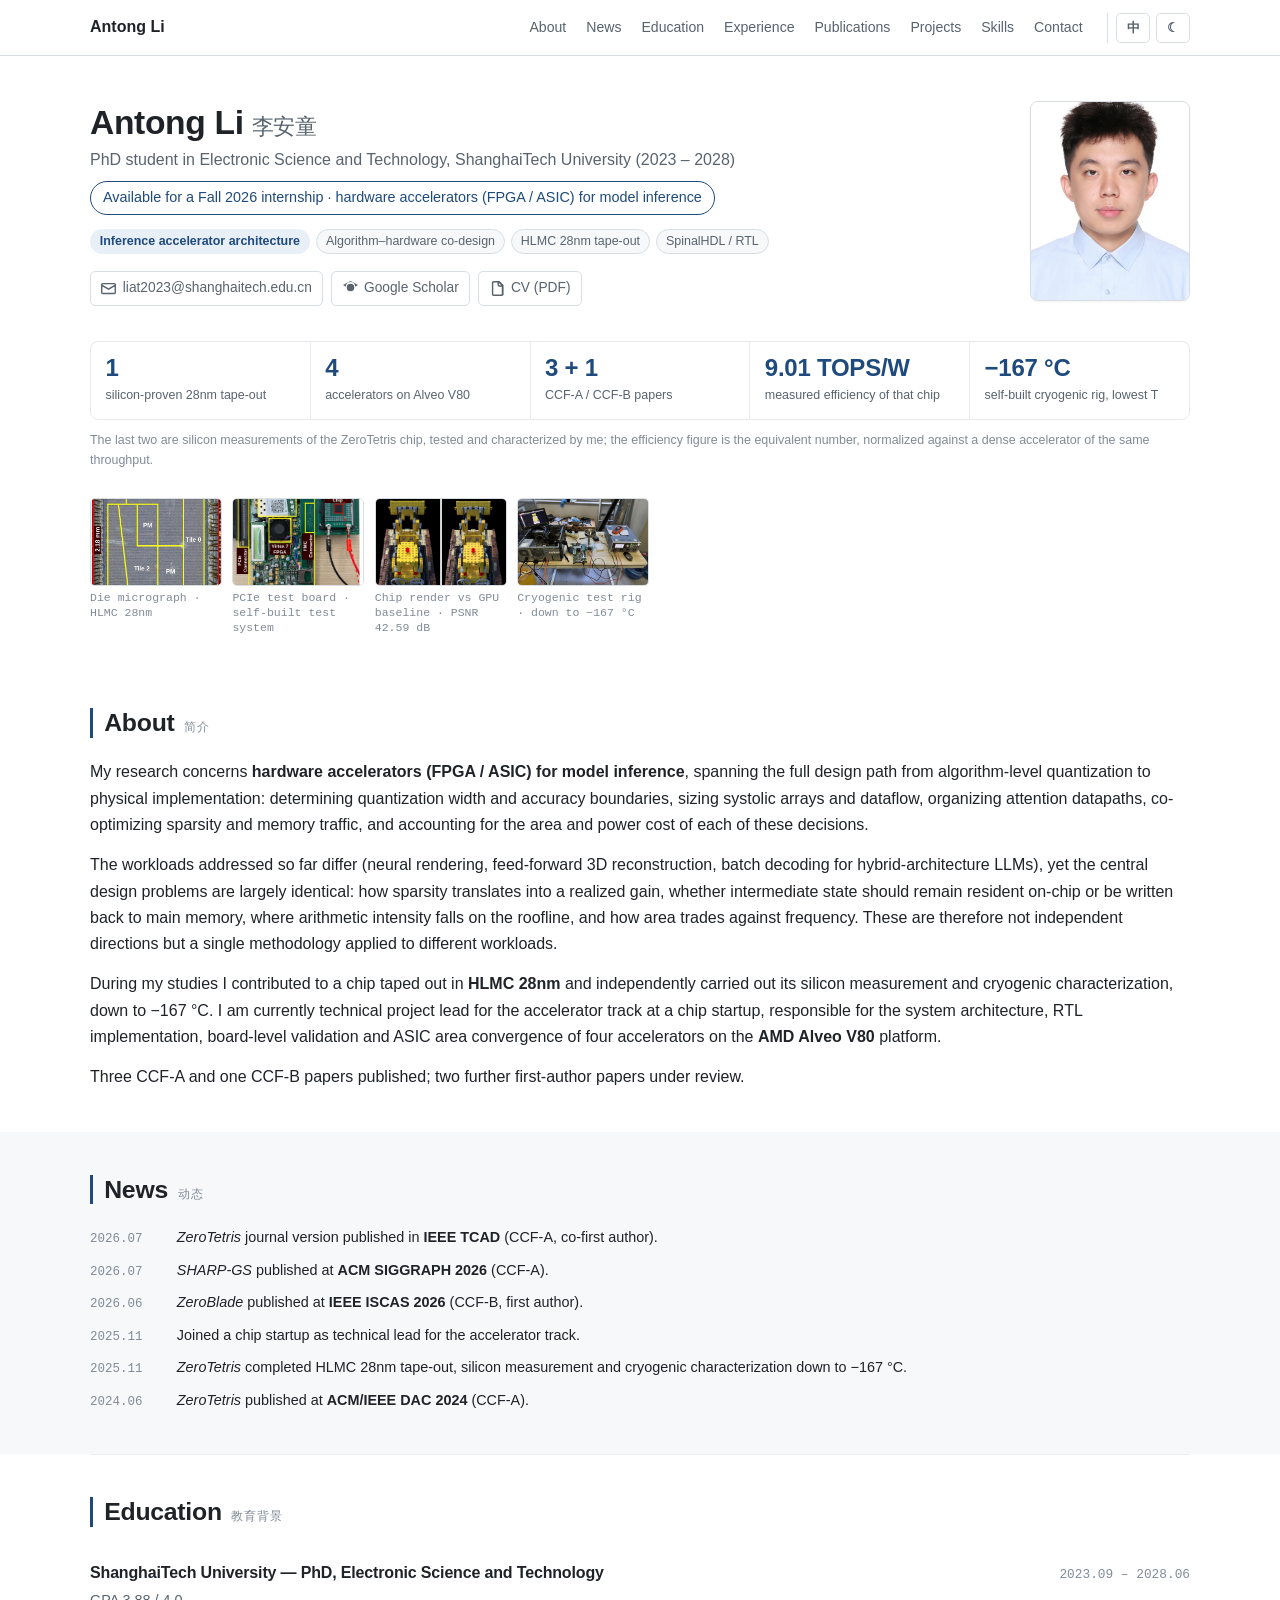
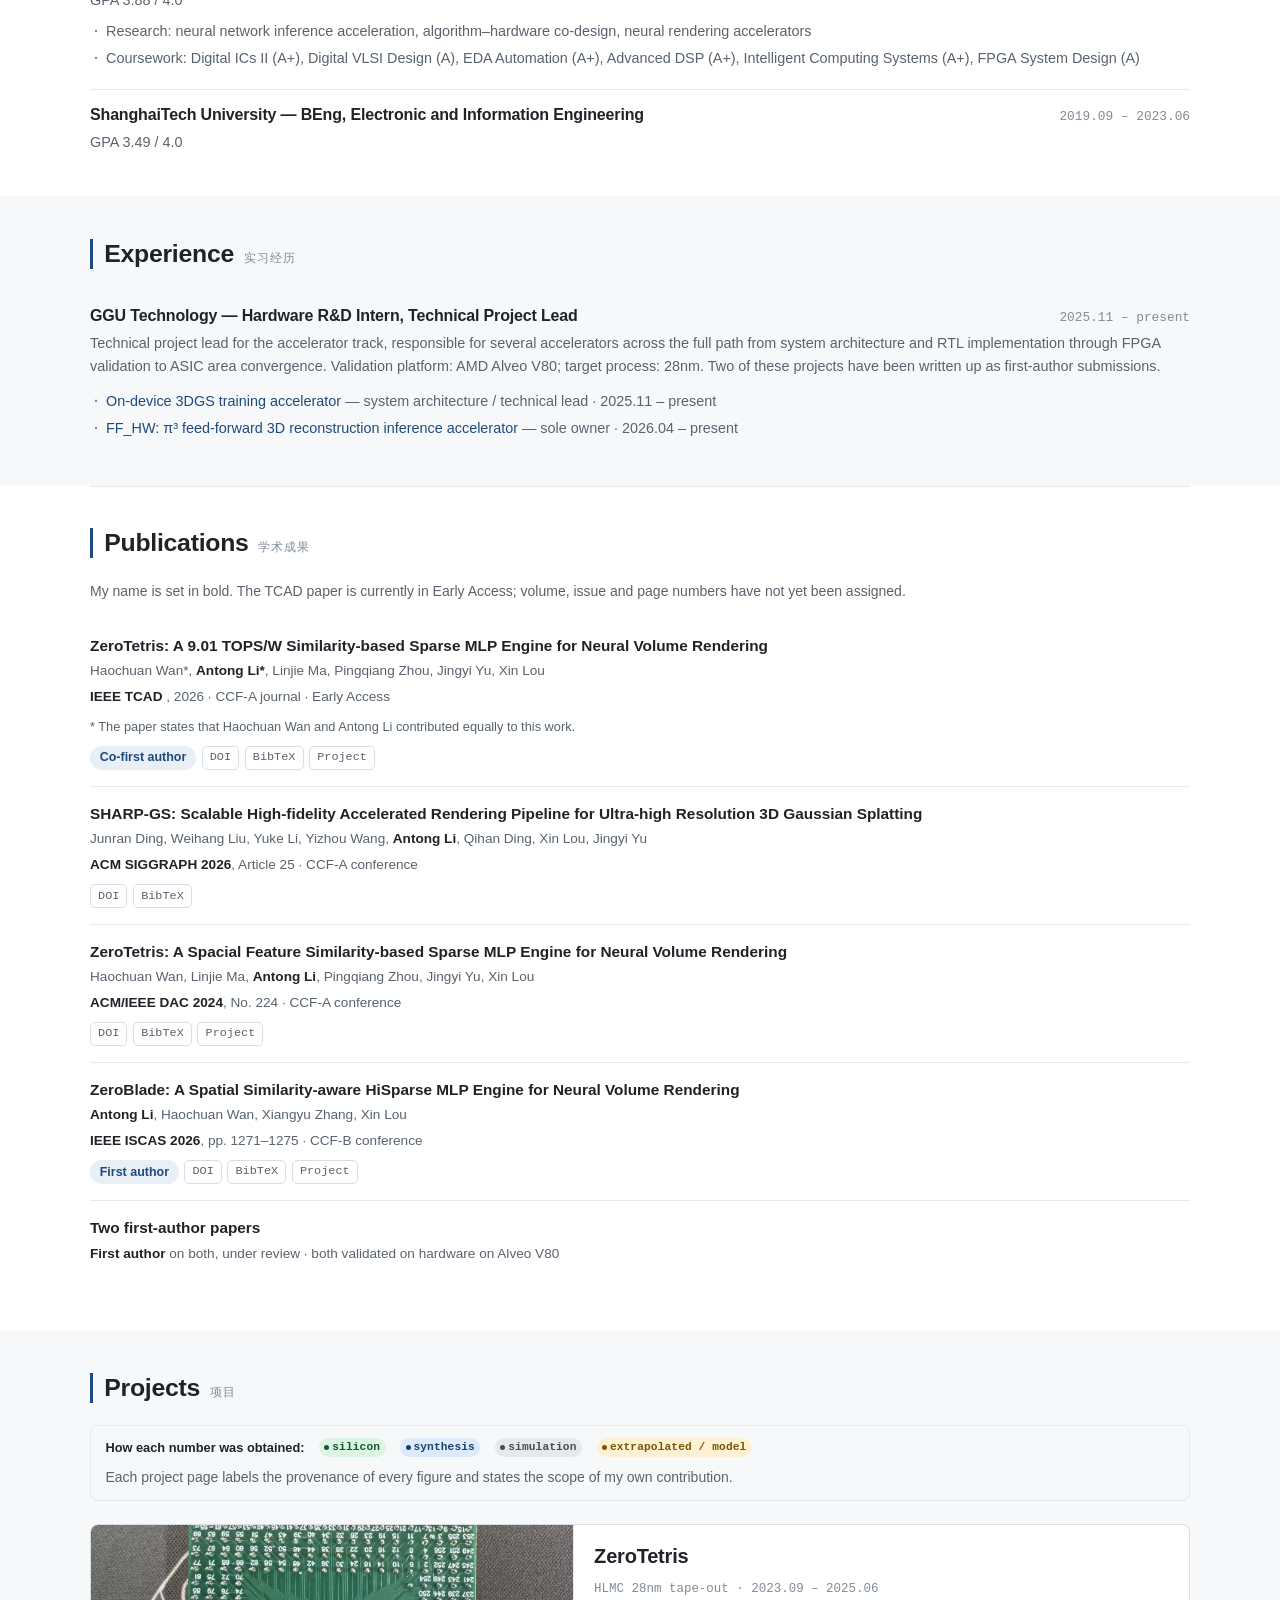
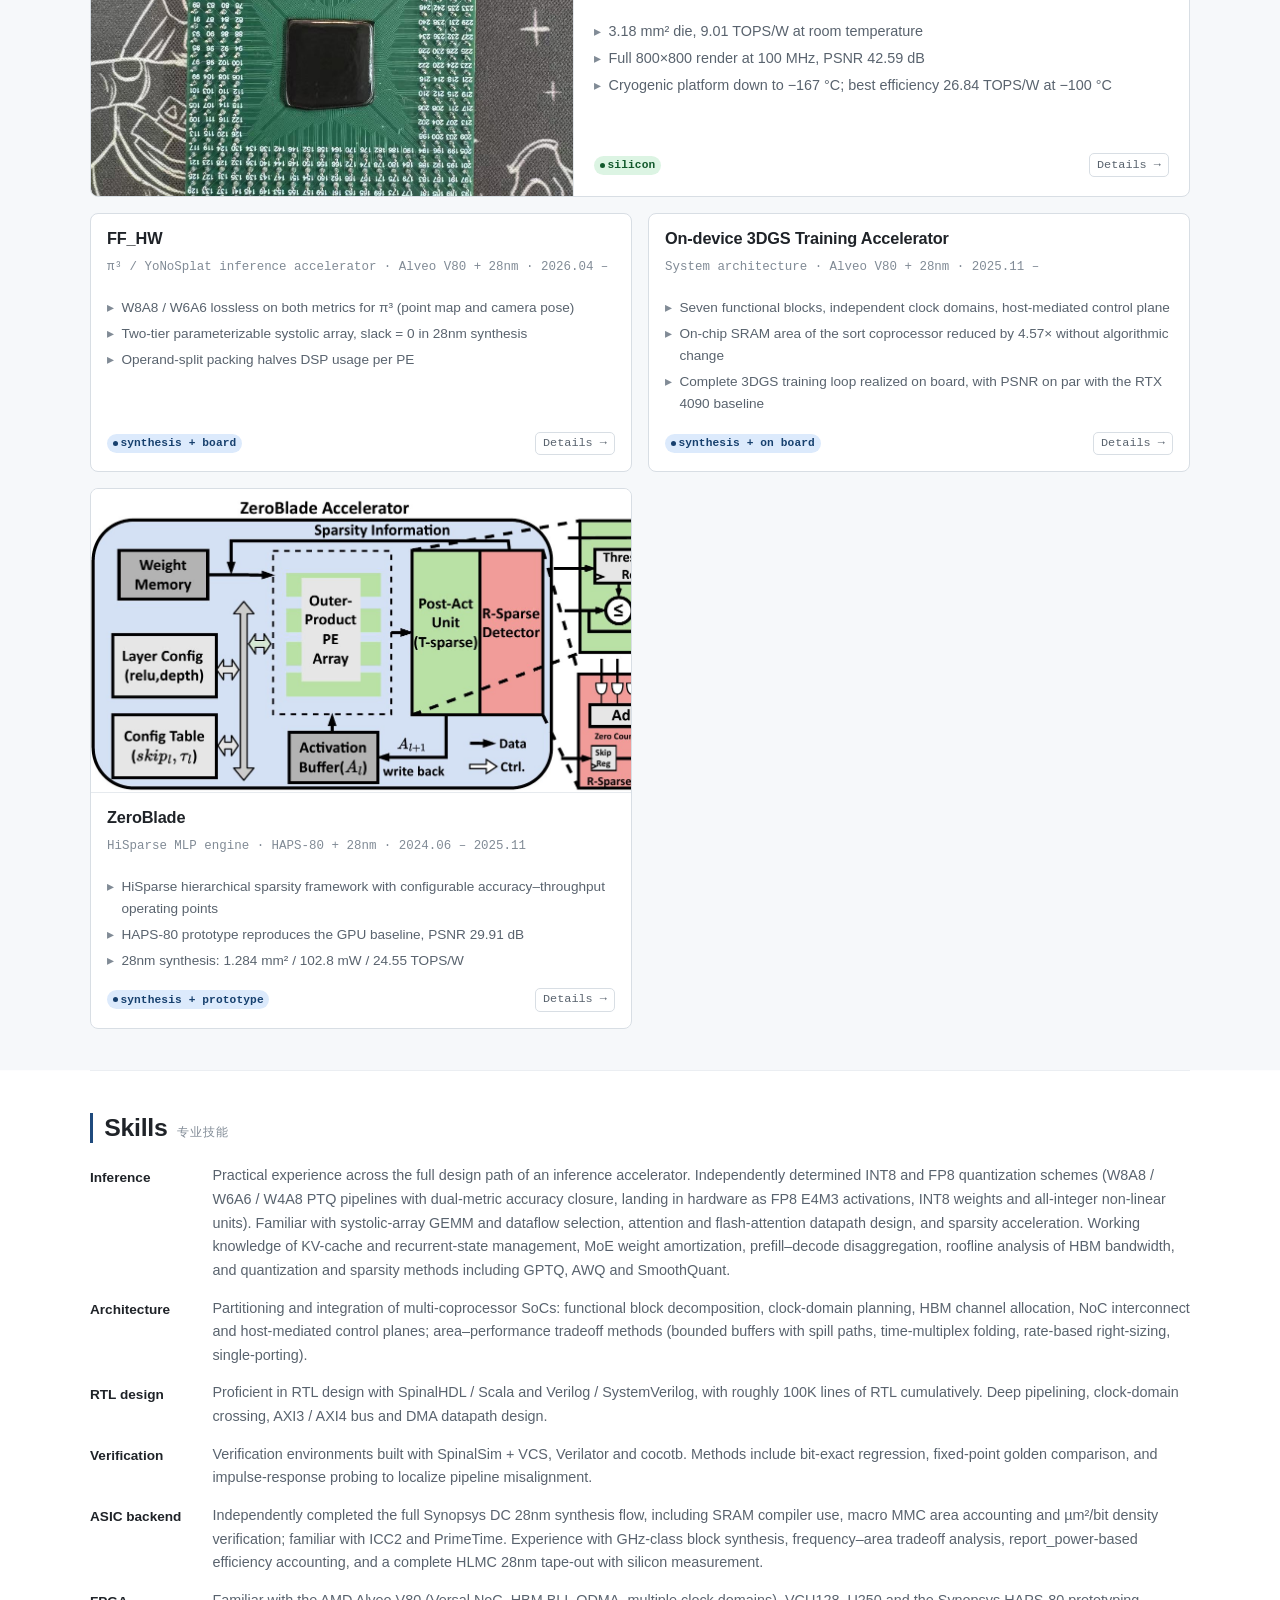
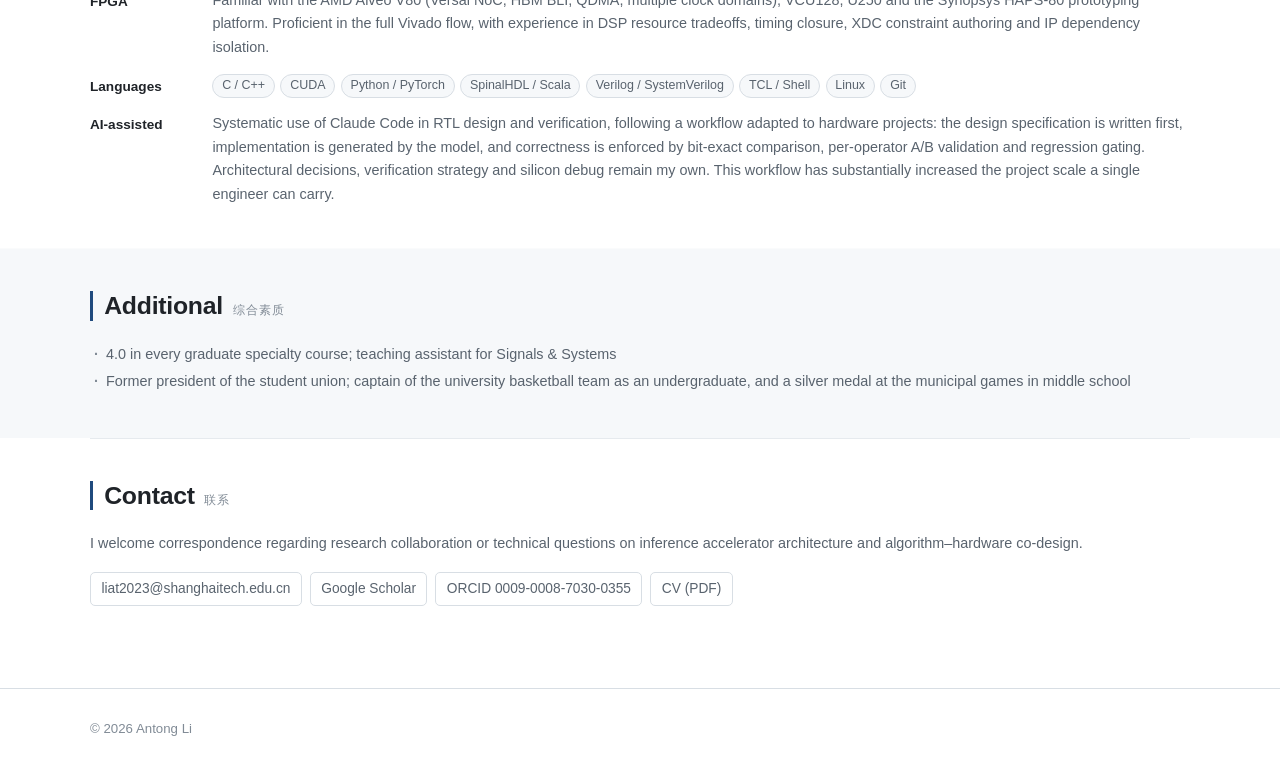
<file: index.html>
<!DOCTYPE html>
<html lang="zh-CN" data-lang="zh">
<head>
<meta charset="utf-8">
<meta name="viewport" content="width=device-width, initial-scale=1">
<title>李安童 Antong Li — 模型推理加速 · FPGA / ASIC 硬件加速器</title>
<meta name="description" content="李安童 (Antong Li) — 上海科技大学电子科学与技术博士在读。做模型推理的硬件加速器（FPGA / ASIC）：架构、量化与算法-硬件协同设计，HLMC 28nm 流片与芯片实测。">
<meta name="color-scheme" content="light dark">

<link rel="icon" href="assets/img/favicon.svg" type="image/svg+xml">
<link rel="canonical" href="https://bighead-liat.github.io/">

<meta property="og:type" content="profile">
<meta property="og:url" content="https://bighead-liat.github.io/">
<meta property="og:title" content="李安童 Antong Li — 模型推理加速 · FPGA / ASIC 硬件加速器">
<meta property="og:description" content="推理加速硬件加速器 · 算法-硬件协同设计 · HLMC 28nm 流片与芯片实测">
<meta property="og:image" content="https://bighead-liat.github.io/assets/img/og-card.png">
<meta property="og:image:width" content="1200">
<meta property="og:image:height" content="630">
<meta property="og:image:alt" content="李安童 Antong Li — 推理加速硬件加速器 · FPGA / ASIC">
<meta name="twitter:card" content="summary_large_image">

<link rel="stylesheet" href="assets/css/base.css">
<link rel="stylesheet" href="assets/css/layout.css">
<link rel="stylesheet" href="assets/css/components.css">

<script>
/* 在首次绘制前定好语言与主题，避免闪烁。
   与 site.js 用同一组 key，逻辑保持一致。 */
(function () {
  var d = document.documentElement;
  try {
    var l = localStorage.getItem('liat-site-lang');
    if (l !== 'zh' && l !== 'en') l = /^zh\b/i.test(navigator.language || '') ? 'zh' : 'en';
    d.setAttribute('data-lang', l);
    d.setAttribute('lang', l === 'zh' ? 'zh-CN' : 'en');

    var t = localStorage.getItem('liat-site-theme');
    if (t !== 'light' && t !== 'dark') {
      t = window.matchMedia && window.matchMedia('(prefers-color-scheme: dark)').matches ? 'dark' : 'light';
    }
    d.setAttribute('data-theme', t);
  } catch (e) {
    d.setAttribute('data-theme', 'light');
  }
})();
</script>
</head>

<body>

<a class="skip-link" href="#main">
  <span data-lang="zh">跳到主内容</span><span data-lang="en">Skip to content</span>
</a>

<!-- ==================== 导航 ==================== -->
<nav class="nav">
  <div class="wrap nav__inner">
    <a class="nav__brand" href="#top">
      <span data-lang="zh">李安童</span><span data-lang="en">Antong Li</span>
    </a>

    <div class="nav__links">
      <a href="#about"><span data-lang="zh">简介</span><span data-lang="en">About</span></a>
      <a href="#news"><span data-lang="zh">动态</span><span data-lang="en">News</span></a>
      <a href="#education"><span data-lang="zh">教育</span><span data-lang="en">Education</span></a>
      <a href="#experience"><span data-lang="zh">经历</span><span data-lang="en">Experience</span></a>
      <a href="#publications"><span data-lang="zh">论文</span><span data-lang="en">Publications</span></a>
      <a href="#projects"><span data-lang="zh">项目</span><span data-lang="en">Projects</span></a>
      <a href="#skills"><span data-lang="zh">技能</span><span data-lang="en">Skills</span></a>
      <a href="#contact"><span data-lang="zh">联系</span><span data-lang="en">Contact</span></a>
    </div>

    <div class="nav__tools">
      <button class="icon-btn" id="lang-toggle" type="button" aria-label="Switch language">EN</button>
      <button class="icon-btn" id="theme-toggle" type="button" aria-label="Switch theme">☾</button>
    </div>
  </div>
</nav>

<main id="main">
<div class="wrap" id="top">

  <!-- ==================== Hero ==================== -->
  <header class="hero">
    <div>
      <h1 class="hero__name">
        <span data-lang="zh">李安童<span class="latin">Antong Li</span></span>
        <span data-lang="en">Antong Li<span class="latin">李安童</span></span>
      </h1>

      <p class="hero__role">
        <span data-lang="zh">上海科技大学 · 电子科学与技术 博士在读（2023 – 2028）</span>
        <span data-lang="en">PhD student in Electronic Science and Technology, ShanghaiTech University (2023 – 2028)</span>
      </p>

      <p class="hero__status">
        <span data-lang="zh">2026 年秋季可实习 · 做模型推理的硬件加速器（FPGA / ASIC）</span>
        <span data-lang="en">Available for a Fall 2026 internship · hardware accelerators (FPGA / ASIC) for model inference</span>
      </p>

      <div class="hero__tags">
        <span class="tag tag--accent" data-lang="zh">推理加速器架构</span>
        <span class="tag tag--accent" data-lang="en">Inference accelerator architecture</span>
        <span class="tag" data-lang="zh">算法-硬件协同设计</span>
        <span class="tag" data-lang="en">Algorithm–hardware co-design</span>
        <span class="tag" data-lang="zh">HLMC 28nm 流片</span>
        <span class="tag" data-lang="en">HLMC 28nm tape-out</span>
        <span class="tag" data-lang="zh">SpinalHDL / RTL</span>
        <span class="tag" data-lang="en">SpinalHDL / RTL</span>
      </div>

      <div class="social">
        <a href="mailto:liat2023@shanghaitech.edu.cn">
          <svg viewBox="0 0 16 16" aria-hidden="true"><path d="M1.75 2h12.5c.97 0 1.75.78 1.75 1.75v8.5A1.75 1.75 0 0 1 14.25 14H1.75A1.75 1.75 0 0 1 0 12.25v-8.5C0 2.78.78 2 1.75 2Zm0 1.5a.25.25 0 0 0-.25.25v.32l6.5 3.79 6.5-3.79v-.32a.25.25 0 0 0-.25-.25Zm12.75 2.3-6.12 3.57a.75.75 0 0 1-.76 0L1.5 5.8v6.45c0 .14.11.25.25.25h12.5a.25.25 0 0 0 .25-.25Z"/></svg>
          liat2023@shanghaitech.edu.cn
        </a>
        <a href="https://scholar.google.com/citations?user=GFJ1pa4AAAAJ" rel="me noopener">
          <svg viewBox="0 0 16 16" aria-hidden="true"><path d="M8 0 0 4.36l3.02 1.65a4.98 4.98 0 0 1 9.96 0L16 4.36 8 0ZM4 6.9a4 4 0 1 0 8 0 4 4 0 0 0-8 0Z"/></svg>
          <span data-lang="zh">Google 学术</span><span data-lang="en">Google Scholar</span>
        </a>
        <a href="assets/pdf/cv-zh.pdf">
          <svg viewBox="0 0 16 16" aria-hidden="true"><path d="M2 1.75C2 .78 2.78 0 3.75 0h5.69c.46 0 .9.18 1.23.51l3.31 3.31c.33.33.52.78.52 1.24v9.19c0 .97-.78 1.75-1.75 1.75H3.75A1.75 1.75 0 0 1 2 14.25Zm1.75-.25a.25.25 0 0 0-.25.25v12.5c0 .14.11.25.25.25h8.5a.25.25 0 0 0 .25-.25V6h-2.75A1.75 1.75 0 0 1 8 4.25V1.5Zm5.75.56v2.19c0 .14.11.25.25.25h2.19Z"/></svg>
          <span data-lang="zh">简历 PDF</span><span data-lang="en">CV (PDF)</span>
        </a>
      </div>
    </div>

    <img class="hero__photo" src="assets/img/profile/photo.jpg" width="600" height="840"
         alt="李安童 / Antong Li">
  </header>

  <!-- ==================== 关键数字 ====================
       全站每个数字都标口径，这里也不例外 —— 下面的 .stats-note 说明前三项来源。 -->
    <div class="stats">
      <div class="stat">
        <span class="stat__num">1</span>
        <span class="stat__label">
          <span data-lang="zh">颗 28nm 流片芯片，硅上实测</span>
          <span data-lang="en">silicon-proven 28nm tape-out</span>
        </span>
      </div>
      <div class="stat">
        <span class="stat__num">4</span>
        <span class="stat__label">
          <span data-lang="zh">款 Alveo V80 加速器</span>
          <span data-lang="en">accelerators on Alveo V80</span>
        </span>
      </div>
      <div class="stat">
        <span class="stat__num">3 + 1</span>
        <span class="stat__label">
          <span data-lang="zh">篇 CCF-A / CCF-B 论文</span>
          <span data-lang="en">CCF-A / CCF-B papers</span>
        </span>
      </div>
      <div class="stat">
        <span class="stat__num">9.01 TOPS/W</span>
        <span class="stat__label">
          <span data-lang="zh">该芯片常温实测能效</span>
          <span data-lang="en">measured efficiency of that chip</span>
        </span>
      </div>
      <div class="stat">
        <span class="stat__num">−167 °C</span>
        <span class="stat__label">
          <span data-lang="zh">自建深低温平台最低温</span>
          <span data-lang="en">self-built cryogenic rig, lowest T</span>
        </span>
      </div>
    </div>

  <p class="stats-note">
    <span data-lang="zh">后两项为 ZeroTetris 芯片的硅上实测值，测试与表征由本人完成；能效为等效口径，按同等算力的稠密加速器归一化。</span>
    <span data-lang="en">The last two are silicon measurements of the ZeroTetris chip, tested and characterized by me; the efficiency figure is the equivalent number, normalized against a dense accelerator of the same throughput.</span>
  </p>

  <!-- ==================== 首屏实物图 ==================== -->
  <div class="hero-strip">
    <figure>
      <a href="projects/zerotetris.html">
        <img src="assets/img/projects/zerotetris/chip-micrograph.jpg" width="490" height="745"
             alt="ZeroTetris die micrograph">
      </a>
      <figcaption>
        <span data-lang="zh">die 显微照 · HLMC 28nm</span>
        <span data-lang="en">Die micrograph · HLMC 28nm</span>
      </figcaption>
    </figure>
    <figure>
      <a href="projects/zerotetris.html#silicon">
        <img src="assets/img/projects/zerotetris/test-board.jpg" width="655" height="745"
             alt="PCIe test board">
      </a>
      <figcaption>
        <span data-lang="zh">PCIe 测试板 · 自建测试系统</span>
        <span data-lang="en">PCIe test board · self-built test system</span>
      </figcaption>
    </figure>
    <figure>
      <a href="projects/zerotetris.html#silicon">
        <img src="assets/img/projects/zerotetris/render-compare-wide.png" width="347" height="236"
             alt="Chip render versus GPU baseline">
      </a>
      <figcaption>
        <span data-lang="zh">芯片渲染 vs GPU 基线 · PSNR 42.59 dB</span>
        <span data-lang="en">Chip render vs GPU baseline · PSNR 42.59 dB</span>
      </figcaption>
    </figure>
    <figure>
      <a href="projects/zerotetris.html#cryo">
        <img src="assets/img/projects/zerotetris/cryo-platform.jpg" width="1600" height="1200"
             alt="Cryogenic test rig">
      </a>
      <figcaption>
        <span data-lang="zh">深低温测试平台 · 最低 −167 °C</span>
        <span data-lang="en">Cryogenic test rig · down to −167 °C</span>
      </figcaption>
    </figure>
  </div>

  <!-- ==================== 简介 ==================== -->
  <section class="section" id="about">
    <div class="section__head">
      <h2><span data-lang="zh">简介</span><span data-lang="en">About</span></h2>
      <span class="en-label" data-lang="zh">About</span>
      <span class="en-label" data-lang="en">简介</span>
    </div>

    <div data-lang="zh">
      <p>我的研究方向是<strong>模型推理的硬件加速器（FPGA / ASIC）</strong>，关注从算法层的量化方案到物理实现的完整设计链路：量化位宽与精度边界的确定、脉动阵列与 dataflow 的规模选型、Attention 数据通路的组织、稀疏性与访存的协同优化，以及上述决策在面积与功耗上的代价核算。</p>
      <p>已完成的工作覆盖不同负载（神经渲染、前馈 3D 重建、混合架构大模型的批量解码），但其中的核心设计问题高度一致：稀疏性如何转化为实际收益、中间状态应当片上常驻还是回写主存、算术强度在 roofline 上的位置，以及面积与频率的折衷。因此这些工作并非彼此独立的方向，而是同一套方法在不同负载上的应用。</p>
      <p>在校期间参与一颗 <strong>HLMC 28nm</strong> 芯片的流片，并独立完成该芯片的实测与深低温表征，最低测试温度 −167 °C。现于一家初创芯片公司担任加速器方向的技术项目负责人，在 <strong>AMD Alveo V80</strong> 平台上负责四款加速器的系统架构、RTL 实现、上板验证与 ASIC 面积收敛。</p>
      <p>已发表 CCF-A 类论文 3 篇、CCF-B 类论文 1 篇，另有第一作者论文 2 篇在投。</p>
    </div>

    <div data-lang="en">
      <p>My research concerns <strong>hardware accelerators (FPGA / ASIC) for model inference</strong>, spanning the full design path from algorithm-level quantization to physical implementation: determining quantization width and accuracy boundaries, sizing systolic arrays and dataflow, organizing attention datapaths, co-optimizing sparsity and memory traffic, and accounting for the area and power cost of each of these decisions.</p>
      <p>The workloads addressed so far differ (neural rendering, feed-forward 3D reconstruction, batch decoding for hybrid-architecture LLMs), yet the central design problems are largely identical: how sparsity translates into a realized gain, whether intermediate state should remain resident on-chip or be written back to main memory, where arithmetic intensity falls on the roofline, and how area trades against frequency. These are therefore not independent directions but a single methodology applied to different workloads.</p>
      <p>During my studies I contributed to a chip taped out in <strong>HLMC 28nm</strong> and independently carried out its silicon measurement and cryogenic characterization, down to −167 °C. I am currently technical project lead for the accelerator track at a chip startup, responsible for the system architecture, RTL implementation, board-level validation and ASIC area convergence of four accelerators on the <strong>AMD Alveo V80</strong> platform.</p>
      <p>Three CCF-A and one CCF-B papers published; two further first-author papers under review.</p>
    </div>
  </section>

  <!-- ==================== 动态 ==================== -->
  <section class="section section--tint" id="news">
    <div class="section__head">
      <h2><span data-lang="zh">动态</span><span data-lang="en">News</span></h2>
      <span class="en-label" data-lang="zh">News</span>
      <span class="en-label" data-lang="en">动态</span>
    </div>

    <ul class="news">
      <li>
        <span class="news__date">2026.07</span>
        <span>
          <span data-lang="zh"><em>ZeroTetris</em> 期刊版发表于 <strong>IEEE TCAD</strong>（CCF-A，共同第一作者）。</span>
          <span data-lang="en"><em>ZeroTetris</em> journal version published in <strong>IEEE TCAD</strong> (CCF-A, co-first author).</span>
        </span>
      </li>
      <li>
        <span class="news__date">2026.07</span>
        <span>
          <span data-lang="zh"><em>SHARP-GS</em> 发表于 <strong>ACM SIGGRAPH 2026</strong>（CCF-A）。</span>
          <span data-lang="en"><em>SHARP-GS</em> published at <strong>ACM SIGGRAPH 2026</strong> (CCF-A).</span>
        </span>
      </li>
      <li>
        <span class="news__date">2026.06</span>
        <span>
          <span data-lang="zh"><em>ZeroBlade</em> 发表于 <strong>IEEE ISCAS 2026</strong>（CCF-B，第一作者）。</span>
          <span data-lang="en"><em>ZeroBlade</em> published at <strong>IEEE ISCAS 2026</strong> (CCF-B, first author).</span>
        </span>
      </li>
      <li>
        <span class="news__date">2025.11</span>
        <span>
          <span data-lang="zh">加入初创芯片团队，任加速器方向技术项目负责人。</span>
          <span data-lang="en">Joined a chip startup as technical lead for the accelerator track.</span>
        </span>
      </li>
      <li>
        <span class="news__date">2025.11</span>
        <span>
          <span data-lang="zh"><em>ZeroTetris</em> 完成 HLMC 28nm 流片、芯片实测与深低温表征（最低 −167 °C）。</span>
          <span data-lang="en"><em>ZeroTetris</em> completed HLMC 28nm tape-out, silicon measurement and cryogenic characterization down to −167 °C.</span>
        </span>
      </li>
      <li>
        <span class="news__date">2024.06</span>
        <span>
          <span data-lang="zh"><em>ZeroTetris</em> 发表于 <strong>ACM/IEEE DAC 2024</strong>（CCF-A）。</span>
          <span data-lang="en"><em>ZeroTetris</em> published at <strong>ACM/IEEE DAC 2024</strong> (CCF-A).</span>
        </span>
      </li>
    </ul>
  </section>

  <!-- ==================== 教育 ==================== -->
  <section class="section" id="education">
    <div class="section__head">
      <h2><span data-lang="zh">教育背景</span><span data-lang="en">Education</span></h2>
      <span class="en-label" data-lang="zh">Education</span>
      <span class="en-label" data-lang="en">教育背景</span>
    </div>

    <div class="entry">
      <div class="entry__head">
        <h3 class="entry__title">
          <span data-lang="zh">上海科技大学 — 博士 · 电子科学与技术</span>
          <span data-lang="en">ShanghaiTech University — PhD, Electronic Science and Technology</span>
        </h3>
        <span class="entry__when">2023.09 – 2028.06</span>
      </div>
      <p class="entry__sub">
        <span data-lang="zh">学分绩点 3.88 / 4.0</span>
        <span data-lang="en">GPA 3.88 / 4.0</span>
      </p>
      <ul class="entry__body">
        <li>
          <span data-lang="zh">研究方向：神经网络推理加速、算法-硬件协同设计、神经渲染加速器</span>
          <span data-lang="en">Research: neural network inference acceleration, algorithm–hardware co-design, neural rendering accelerators</span>
        </li>
        <li>
          <span data-lang="zh">主修课程：数字集成电路 II (A+)、数字 VLSI 设计 (A)、EDA 自动化设计 (A+)、高阶数字信号处理 (A+)、智能计算系统 (A+)、FPGA 硬件系统设计 (A)</span>
          <span data-lang="en">Coursework: Digital ICs II (A+), Digital VLSI Design (A), EDA Automation (A+), Advanced DSP (A+), Intelligent Computing Systems (A+), FPGA System Design (A)</span>
        </li>
      </ul>
    </div>

    <div class="entry">
      <div class="entry__head">
        <h3 class="entry__title">
          <span data-lang="zh">上海科技大学 — 学士 · 电子信息工程</span>
          <span data-lang="en">ShanghaiTech University — BEng, Electronic and Information Engineering</span>
        </h3>
        <span class="entry__when">2019.09 – 2023.06</span>
      </div>
      <p class="entry__sub">
        <span data-lang="zh">学分绩点 3.49 / 4.0</span>
        <span data-lang="en">GPA 3.49 / 4.0</span>
      </p>
    </div>
  </section>

  <!-- ==================== 经历 ==================== -->
  <section class="section section--tint" id="experience">
    <div class="section__head">
      <h2><span data-lang="zh">实习经历</span><span data-lang="en">Experience</span></h2>
      <span class="en-label" data-lang="zh">Experience</span>
      <span class="en-label" data-lang="en">实习经历</span>
    </div>

    <div class="entry">
      <div class="entry__head">
        <!-- 公司名只在这一处出现。若需匿名，把下面两行改成
             「上海某初创芯片团队」/ "a chip startup in Shanghai" 即可。 -->
        <h3 class="entry__title">
          <span data-lang="zh">飓晟科技（GGU Technology）— 硬件研发实习生 · 项目技术负责人</span>
          <span data-lang="en">GGU Technology — Hardware R&amp;D Intern, Technical Project Lead</span>
        </h3>
        <span class="entry__when">2025.11 – <span data-lang="zh">至今</span><span data-lang="en">present</span></span>
      </div>

      <p class="entry__body" style="margin-bottom:.7rem">
        <span data-lang="zh">担任加速器方向的技术项目负责人，负责多款加速器从系统架构、RTL 实现、FPGA 上板验证到 ASIC 面积收敛的完整链路。验证平台为 AMD Alveo V80，目标工艺 28nm。其中两项工作已整理为第一作者论文投稿。</span>
        <span data-lang="en">Technical project lead for the accelerator track, responsible for several accelerators across the full path from system architecture and RTL implementation through FPGA validation to ASIC area convergence. Validation platform: AMD Alveo V80; target process: 28nm. Two of these projects have been written up as first-author submissions.</span>
      </p>

      <ul class="entry__body">
        <li>
          <a href="projects/edge3dgs.html"><span data-lang="zh">端侧 3DGS 训练加速器</span><span data-lang="en">On-device 3DGS training accelerator</span></a>
          <span class="muted"> — </span>
          <span class="muted" data-lang="zh">系统架构 / 技术负责人 · 2025.11 – 至今</span>
          <span class="muted" data-lang="en">system architecture / technical lead · 2025.11 – present</span>
        </li>
        <li>
          <a href="projects/ff-hw.html"><span data-lang="zh">FF_HW：π³ 前馈 3D 重建推理加速器</span><span data-lang="en">FF_HW: π³ feed-forward 3D reconstruction inference accelerator</span></a>
          <span class="muted"> — </span>
          <span class="muted" data-lang="zh">独立负责人 · 2026.04 – 至今</span>
          <span class="muted" data-lang="en">sole owner · 2026.04 – present</span>
        </li>
      </ul>
    </div>
  </section>

  <!-- ==================== 论文 ==================== -->
  <section class="section" id="publications">
    <div class="section__head">
      <h2><span data-lang="zh">学术成果</span><span data-lang="en">Publications</span></h2>
      <span class="en-label" data-lang="zh">Publications</span>
      <span class="en-label" data-lang="en">学术成果</span>
    </div>

    <p class="small muted" style="margin-bottom:1rem">
      <span data-lang="zh">加粗为本人姓名。TCAD 一篇目前为 Early Access，卷期页尚未分配。</span>
      <span data-lang="en">My name is set in bold. The TCAD paper is currently in Early Access; volume, issue and page numbers have not yet been assigned.</span>
    </p>

    <div class="pub pub--nothumb">
      <div>
        <p class="pub__title">ZeroTetris: A 9.01 TOPS/W Similarity-based Sparse MLP Engine for Neural Volume Rendering</p>
        <p class="pub__authors">Haochuan Wan*, <span class="pub__me">Antong Li*</span>, Linjie Ma, Pingqiang Zhou, Jingyi Yu, Xin Lou</p>
        <p class="pub__venue">
          <em>IEEE TCAD</em>
          <span data-lang="zh">，2026 · CCF-A 类期刊 · Early Access</span>
          <span data-lang="en">, 2026 · CCF-A journal · Early Access</span>
        </p>
        <p class="pub__note">
          <span data-lang="zh">* 论文原文注明：Haochuan Wan 与 Antong Li 对本工作同等贡献。</span>
          <span data-lang="en">* The paper states that Haochuan Wan and Antong Li contributed equally to this work.</span>
        </p>
        <div class="pub__links">
          <span class="tag tag--accent" data-lang="zh">共同第一作者</span>
          <span class="tag tag--accent" data-lang="en">Co-first author</span>
          <!-- TODO: DOI 下来后把下面这行换成 <a class="btn-mini" href="https://doi.org/...">DOI</a> -->
          <a class="btn-mini" href="https://doi.org/10.1109/TCAD.2026.3718806" rel="noopener">DOI</a>
          <a class="btn-mini" href="assets/bib/wan2026zerotetris-tcad.bib">BibTeX</a>
          <a class="btn-mini" href="projects/zerotetris.html">
            <span data-lang="zh">项目页</span><span data-lang="en">Project</span>
          </a>
        </div>
      </div>
    </div>

    <div class="pub pub--nothumb">
      <div>
        <p class="pub__title">SHARP-GS: Scalable High-fidelity Accelerated Rendering Pipeline for Ultra-high Resolution 3D Gaussian Splatting</p>
        <p class="pub__authors">Junran Ding, Weihang Liu, Yuke Li, Yizhou Wang, <span class="pub__me">Antong Li</span>, Qihan Ding, Xin Lou, Jingyi Yu</p>
        <p class="pub__venue">
          <em>ACM SIGGRAPH 2026</em>, Article 25
          <span data-lang="zh"> · CCF-A 类会议</span>
          <span data-lang="en"> · CCF-A conference</span>
        </p>
        <div class="pub__links">
          <a class="btn-mini" href="https://doi.org/10.1145/3799902.3811090" rel="noopener">DOI</a>
          <a class="btn-mini" href="assets/bib/ding2026sharpgs.bib">BibTeX</a>
        </div>
      </div>
    </div>

    <div class="pub pub--nothumb">
      <div>
        <p class="pub__title">ZeroTetris: A Spacial Feature Similarity-based Sparse MLP Engine for Neural Volume Rendering</p>
        <p class="pub__authors">Haochuan Wan, Linjie Ma, <span class="pub__me">Antong Li</span>, Pingqiang Zhou, Jingyi Yu, Xin Lou</p>
        <p class="pub__venue">
          <em>ACM/IEEE DAC 2024</em>, No. 224
          <span data-lang="zh"> · CCF-A 类会议</span>
          <span data-lang="en"> · CCF-A conference</span>
        </p>
        <div class="pub__links">
          <a class="btn-mini" href="https://doi.org/10.1145/3649329.3655684" rel="noopener">DOI</a>
          <a class="btn-mini" href="assets/bib/wan2024zerotetris.bib">BibTeX</a>
          <a class="btn-mini" href="projects/zerotetris.html">
            <span data-lang="zh">项目页</span><span data-lang="en">Project</span>
          </a>
        </div>
      </div>
    </div>

    <div class="pub pub--nothumb">
      <div>
        <p class="pub__title">ZeroBlade: A Spatial Similarity-aware HiSparse MLP Engine for Neural Volume Rendering</p>
        <p class="pub__authors"><span class="pub__me">Antong Li</span>, Haochuan Wan, Xiangyu Zhang, Xin Lou</p>
        <p class="pub__venue">
          <em>IEEE ISCAS 2026</em>, pp. 1271–1275
          <span data-lang="zh"> · CCF-B 类会议</span>
          <span data-lang="en"> · CCF-B conference</span>
        </p>
        <div class="pub__links">
          <span class="tag tag--accent" data-lang="zh">第一作者</span>
          <span class="tag tag--accent" data-lang="en">First author</span>
          <a class="btn-mini" href="https://doi.org/10.1109/ISCAS66217.2026.11562197" rel="noopener">DOI</a>
          <a class="btn-mini" href="assets/bib/li2026zeroblade.bib">BibTeX</a>
          <a class="btn-mini" href="projects/zeroblade.html">
            <span data-lang="zh">项目页</span><span data-lang="en">Project</span>
          </a>
        </div>
      </div>
    </div>

    <div class="pub pub--nothumb">
      <div>
        <p class="pub__title">
          <span data-lang="zh">第一作者论文 2 篇</span>
          <span data-lang="en">Two first-author papers</span>
        </p>
        <p class="pub__venue">
          <span data-lang="zh">均为<strong>第一作者</strong>，审稿中 · 两项工作均已在 Alveo V80 上完成上板验证</span>
          <span data-lang="en"><strong>First author</strong> on both, under review · both validated on hardware on Alveo V80</span>
        </p>
        <div class="pub__links">
        </div>
      </div>
    </div>
  </section>

  <!-- ==================== 项目 ==================== -->
  <section class="section section--tint" id="projects">
    <div class="section__head">
      <h2><span data-lang="zh">项目</span><span data-lang="en">Projects</span></h2>
      <span class="en-label" data-lang="zh">Projects</span>
      <span class="en-label" data-lang="en">项目</span>
    </div>

    <div class="badge-legend">
      <strong style="color:var(--fg)">
        <span data-lang="zh">数字口径：</span><span data-lang="en">How each number was obtained:</span>
      </strong>
      <span class="badge-legend__item"><span class="badge badge--silicon"><span data-lang="zh">硅上实测</span><span data-lang="en">silicon</span></span></span>
      <span class="badge-legend__item"><span class="badge badge--synth"><span data-lang="zh">综合报告</span><span data-lang="en">synthesis</span></span></span>
      <span class="badge-legend__item"><span class="badge badge--sim"><span data-lang="zh">仿真</span><span data-lang="en">simulation</span></span></span>
      <span class="badge-legend__item"><span class="badge badge--extrap"><span data-lang="zh">外推 / 分析模型</span><span data-lang="en">extrapolated / model</span></span></span>
      <span class="small" data-lang="zh">各项目页逐条标注数据来源，并说明本人负责的范围。</span>
      <span class="small" data-lang="en">Each project page labels the provenance of every figure and states the scope of my own contribution.</span>
    </div>

    <div class="grid-2">

      <article class="pcard pcard--lead">
        <img class="pcard__cover" src="assets/img/projects/zerotetris/cover.jpg" width="1279" height="719" loading="lazy" alt="ZeroTetris">
        <div class="pcard__body">
          <h3 class="pcard__title"><a href="projects/zerotetris.html">ZeroTetris</a></h3>
          <p class="pcard__meta">HLMC 28nm tape-out · 2023.09 – 2025.06</p>
          <ul class="pcard__points">
            <li><span data-lang="zh">die 3.18 mm²，常温能效 9.01 TOPS/W</span><span data-lang="en">3.18 mm² die, 9.01 TOPS/W at room temperature</span></li>
            <li><span data-lang="zh">100 MHz 下完成 800×800 整图渲染，PSNR 42.59 dB</span><span data-lang="en">Full 800×800 render at 100 MHz, PSNR 42.59 dB</span></li>
            <li><span data-lang="zh">深低温平台最低 −167 °C；最优能效 26.84 TOPS/W @ −100 °C</span><span data-lang="en">Cryogenic platform down to −167 °C; best efficiency 26.84 TOPS/W at −100 °C</span></li>
          </ul>
          <div class="pcard__foot">
            <span class="badge badge--silicon"><span data-lang="zh">硅上实测</span><span data-lang="en">silicon</span></span>
            <a class="btn-mini" href="projects/zerotetris.html"><span data-lang="zh">详情 →</span><span data-lang="en">Details →</span></a>
          </div>
        </div>
      </article>



      <article class="pcard">
        <div class="pcard__body">
          <h3 class="pcard__title"><a href="projects/ff-hw.html">FF_HW</a></h3>
          <p class="pcard__meta">π³ / YoNoSplat inference accelerator · Alveo V80 + 28nm · 2026.04 –</p>
          <ul class="pcard__points">
            <li><span data-lang="zh">π³ 上 W8A8 / W6A6 双指标无损（点图重建 + 相机位姿）</span><span data-lang="en">W8A8 / W6A6 lossless on both metrics for π³ (point map and camera pose)</span></li>
            <li><span data-lang="zh">双档可参数化脉动阵列，28nm 综合 slack = 0</span><span data-lang="en">Two-tier parameterizable systolic array, slack = 0 in 28nm synthesis</span></li>
            <li><span data-lang="zh">operand-split 打包将每 PE 的 DSP 占用减半</span><span data-lang="en">Operand-split packing halves DSP usage per PE</span></li>
          </ul>
          <div class="pcard__foot">
            <span class="badge badge--synth"><span data-lang="zh">综合 + 上板</span><span data-lang="en">synthesis + board</span></span>
            <a class="btn-mini" href="projects/ff-hw.html"><span data-lang="zh">详情 →</span><span data-lang="en">Details →</span></a>
          </div>
        </div>
      </article>

      <article class="pcard">
        <div class="pcard__body">
          <h3 class="pcard__title">
            <a href="projects/edge3dgs.html"><span data-lang="zh">端侧 3DGS 训练加速器</span><span data-lang="en">On-device 3DGS Training Accelerator</span></a>
          </h3>
          <p class="pcard__meta">System architecture · Alveo V80 + 28nm · 2025.11 –</p>
          <ul class="pcard__points">
            <li><span data-lang="zh">七功能块划分、独立时钟域、host 中介式控制面</span><span data-lang="en">Seven functional blocks, independent clock domains, host-mediated control plane</span></li>
            <li><span data-lang="zh">排序协处理器片上 SRAM 面积降低 4.57×，算法未作改动</span><span data-lang="en">On-chip SRAM area of the sort coprocessor reduced by 4.57× without algorithmic change</span></li>
            <li><span data-lang="zh">上板实现 3DGS 完整训练闭环，PSNR 与 RTX 4090 基线持平</span><span data-lang="en">Complete 3DGS training loop realized on board, with PSNR on par with the RTX 4090 baseline</span></li>
          </ul>
          <div class="pcard__foot">
            <span class="badge badge--synth"><span data-lang="zh">综合 + 上板</span><span data-lang="en">synthesis + on board</span></span>
            <a class="btn-mini" href="projects/edge3dgs.html"><span data-lang="zh">详情 →</span><span data-lang="en">Details →</span></a>
          </div>
        </div>
      </article>

      <article class="pcard">
        <img class="pcard__cover" src="assets/img/projects/zeroblade/cover.jpg" width="1090" height="613" loading="lazy" alt="ZeroBlade">
        <div class="pcard__body">
          <h3 class="pcard__title"><a href="projects/zeroblade.html">ZeroBlade</a></h3>
          <p class="pcard__meta">HiSparse MLP engine · HAPS-80 + 28nm · 2024.06 – 2025.11</p>
          <ul class="pcard__points">
            <li><span data-lang="zh">HiSparse 层级稀疏框架，精度与吞吐可配置</span><span data-lang="en">HiSparse hierarchical sparsity framework with configurable accuracy–throughput operating points</span></li>
            <li><span data-lang="zh">HAPS-80 原型上板复现 GPU 基线，PSNR 29.91 dB</span><span data-lang="en">HAPS-80 prototype reproduces the GPU baseline, PSNR 29.91 dB</span></li>
            <li><span data-lang="zh">28nm 综合 1.284 mm² / 102.8 mW / 24.55 TOPS/W</span><span data-lang="en">28nm synthesis: 1.284 mm² / 102.8 mW / 24.55 TOPS/W</span></li>
          </ul>
          <div class="pcard__foot">
            <span class="badge badge--synth"><span data-lang="zh">综合 + 原型</span><span data-lang="en">synthesis + prototype</span></span>
            <a class="btn-mini" href="projects/zeroblade.html"><span data-lang="zh">详情 →</span><span data-lang="en">Details →</span></a>
          </div>
        </div>
      </article>

    </div>
  </section>

  <!-- ==================== 技能 ==================== -->
  <section class="section" id="skills">
    <div class="section__head">
      <h2><span data-lang="zh">专业技能</span><span data-lang="en">Skills</span></h2>
      <span class="en-label" data-lang="zh">Skills</span>
      <span class="en-label" data-lang="en">专业技能</span>
    </div>

    <div class="skills">

      <div class="skill-row">
        <div class="skill-row__label"><span data-lang="zh">推理加速</span><span data-lang="en">Inference</span></div>
        <div class="entry__body">
          <span data-lang="zh">具备推理加速器完整设计链路的实践经验。独立完成过 INT8 / FP8 量化方案的确定（W8A8 / W6A6 / W4A8 PTQ 管线与双指标精度闭环，硬件侧落到激活 FP8 E4M3、权重 INT8 与非线性单元全整数实现）。熟悉脉动阵列 GEMM 与 dataflow 选型、Attention 与 Flash-Attention 数据通路设计、稀疏加速。了解 KV-cache 与 recurrent-state 管理、MoE 权重摊销、Prefill-Decode 分离部署、HBM 带宽的 Roofline 分析，以及 GPTQ、AWQ、SmoothQuant 等量化与稀疏方案。</span>
          <span data-lang="en">Practical experience across the full design path of an inference accelerator. Independently determined INT8 and FP8 quantization schemes (W8A8 / W6A6 / W4A8 PTQ pipelines with dual-metric accuracy closure, landing in hardware as FP8 E4M3 activations, INT8 weights and all-integer non-linear units). Familiar with systolic-array GEMM and dataflow selection, attention and flash-attention datapath design, and sparsity acceleration. Working knowledge of KV-cache and recurrent-state management, MoE weight amortization, prefill–decode disaggregation, roofline analysis of HBM bandwidth, and quantization and sparsity methods including GPTQ, AWQ and SmoothQuant.</span>
        </div>
      </div>

      <div class="skill-row">
        <div class="skill-row__label"><span data-lang="zh">系统架构</span><span data-lang="en">Architecture</span></div>
        <div class="entry__body">
          <span data-lang="zh">具备多协处理器 SoC 的架构划分与集成经验：功能块切分、时钟域规划、HBM 通道分配、NoC 互联与 host 中介式控制面设计。掌握面积-性能权衡方法，包括有界化与溢出路径、时分复用折叠、按速率 right-size 与单端口化。</span>
          <span data-lang="en">Partitioning and integration of multi-coprocessor SoCs: functional block decomposition, clock-domain planning, HBM channel allocation, NoC interconnect and host-mediated control planes; area–performance tradeoff methods (bounded buffers with spill paths, time-multiplex folding, rate-based right-sizing, single-porting).</span>
        </div>
      </div>

      <div class="skill-row">
        <div class="skill-row__label"><span data-lang="zh">硬件设计</span><span data-lang="en">RTL design</span></div>
        <div class="entry__body">
          <span data-lang="zh">熟练使用 SpinalHDL / Scala 与 Verilog / SystemVerilog 编写 RTL，累计 10 万行量级的 RTL 经验。熟悉深流水设计、跨时钟域处理、AXI3 / AXI4 总线与 DMA 通路设计。</span>
          <span data-lang="en">Proficient in RTL design with SpinalHDL / Scala and Verilog / SystemVerilog, with roughly 100K lines of RTL cumulatively. Deep pipelining, clock-domain crossing, AXI3 / AXI4 bus and DMA datapath design.</span>
        </div>
      </div>

      <div class="skill-row">
        <div class="skill-row__label"><span data-lang="zh">验证方法</span><span data-lang="en">Verification</span></div>
        <div class="entry__body">
          <span data-lang="zh">熟练使用 SpinalSim + VCS、Verilator 与 cocotb 搭建验证环境。掌握 bit-exact 回归、定点 golden 对拍、以冲激响应定位流水线错位等验证方法。</span>
          <span data-lang="en">Verification environments built with SpinalSim + VCS, Verilator and cocotb. Methods include bit-exact regression, fixed-point golden comparison, and impulse-response probing to localize pipeline misalignment.</span>
        </div>
      </div>

      <div class="skill-row">
        <div class="skill-row__label"><span data-lang="zh">ASIC 后端</span><span data-lang="en">ASIC backend</span></div>
        <div class="entry__body">
          <span data-lang="zh">独立完成 Synopsys DC 28nm 综合全流程，含 SRAM 编译器使用、大宏 MMC 面积核算与 µm²/bit 密度校验；熟悉 ICC2 与 PrimeTime。具备 GHz 级高频模块综合、频率-面积折衷分析与基于 report_power 的能效核算经验，以及 HLMC 28nm 完整流片与芯片实测经验。</span>
          <span data-lang="en">Independently completed the full Synopsys DC 28nm synthesis flow, including SRAM compiler use, macro MMC area accounting and µm²/bit density verification; familiar with ICC2 and PrimeTime. Experience with GHz-class block synthesis, frequency–area tradeoff analysis, report_power-based efficiency accounting, and a complete HLMC 28nm tape-out with silicon measurement.</span>
        </div>
      </div>

      <div class="skill-row">
        <div class="skill-row__label"><span data-lang="zh">FPGA 平台</span><span data-lang="en">FPGA</span></div>
        <div class="entry__body">
          <span data-lang="zh">熟悉 AMD Alveo V80（Versal NoC、HBM BLI、QDMA、多时钟域）、VCU128、U250 与 Synopsys HAPS-80 原型平台。熟练使用 Vivado 全流程，具备 DSP 资源折衷、时序收敛、XDC 约束编写与 IP 依赖隔离的经验。</span>
          <span data-lang="en">Familiar with the AMD Alveo V80 (Versal NoC, HBM BLI, QDMA, multiple clock domains), VCU128, U250 and the Synopsys HAPS-80 prototyping platform. Proficient in the full Vivado flow, with experience in DSP resource tradeoffs, timing closure, XDC constraint authoring and IP dependency isolation.</span>
        </div>
      </div>

      <div class="skill-row">
        <div class="skill-row__label"><span data-lang="zh">编程语言</span><span data-lang="en">Languages</span></div>
        <div class="entry__body">
          <div class="tag-row">
            <span class="tag">C / C++</span>
            <span class="tag">CUDA</span>
            <span class="tag">Python / PyTorch</span>
            <span class="tag">SpinalHDL / Scala</span>
            <span class="tag">Verilog / SystemVerilog</span>
            <span class="tag">TCL / Shell</span>
            <span class="tag">Linux</span>
            <span class="tag">Git</span>
          </div>
        </div>
      </div>

      <div class="skill-row">
        <div class="skill-row__label"><span data-lang="zh">AI 辅助开发</span><span data-lang="en">AI-assisted</span></div>
        <div class="entry__body">
          <span data-lang="zh">在 RTL 设计与验证中系统性地使用 Claude Code，形成了一套适用于硬件项目的工作流程：先完成设计规格文档，再由模型生成实现，正确性由 bit-exact 对拍、逐算子 A/B 验证与回归门禁保证。架构决策、验证策略与硅上问题定位仍由本人完成。该流程显著扩大了单人可承担的项目规模。</span>
          <span data-lang="en">Systematic use of Claude Code in RTL design and verification, following a workflow adapted to hardware projects: the design specification is written first, implementation is generated by the model, and correctness is enforced by bit-exact comparison, per-operator A/B validation and regression gating. Architectural decisions, verification strategy and silicon debug remain my own. This workflow has substantially increased the project scale a single engineer can carry.</span>
        </div>
      </div>

    </div>
  </section>

  <!-- ==================== 其他 ==================== -->
  <section class="section section--tint" id="additional">
    <div class="section__head">
      <h2><span data-lang="zh">综合素质</span><span data-lang="en">Additional</span></h2>
      <span class="en-label" data-lang="zh">Additional</span>
      <span class="en-label" data-lang="en">综合素质</span>
    </div>
    <ul class="entry__body">
      <li>
        <span data-lang="zh">研究生阶段专业课绩点均为 4.0；担任信号与系统等课程助教</span>
        <span data-lang="en">4.0 in every graduate specialty course; teaching assistant for Signals &amp; Systems</span>
      </li>
      <li>
        <span data-lang="zh">曾任校学生会主席；本科校篮球队队长，初中获市运会篮球项目银牌</span>
        <span data-lang="en">Former president of the student union; captain of the university basketball team as an undergraduate, and a silver medal at the municipal games in middle school</span>
      </li>
    </ul>
  </section>

  <!-- ==================== 联系 ==================== -->
  <section class="section" id="contact">
    <div class="section__head">
      <h2><span data-lang="zh">联系</span><span data-lang="en">Contact</span></h2>
      <span class="en-label" data-lang="zh">Contact</span>
      <span class="en-label" data-lang="en">联系</span>
    </div>
    <p class="entry__body" style="margin-bottom:1rem">
      <span data-lang="zh">欢迎就推理加速器架构与算法-硬件协同设计相关的研究合作或技术问题来信。</span>
      <span data-lang="en">I welcome correspondence regarding research collaboration or technical questions on inference accelerator architecture and algorithm–hardware co-design.</span>
    </p>
    <div class="social">
      <a href="mailto:liat2023@shanghaitech.edu.cn">liat2023@shanghaitech.edu.cn</a>
      <a href="https://scholar.google.com/citations?user=GFJ1pa4AAAAJ" rel="me noopener"><span data-lang="zh">Google 学术</span><span data-lang="en">Google Scholar</span></a>
      <a href="https://orcid.org/0009-0008-7030-0355" rel="me noopener">ORCID 0009-0008-7030-0355</a>
      <a href="assets/pdf/cv-zh.pdf"><span data-lang="zh">简历 PDF</span><span data-lang="en">CV (PDF)</span></a>
    </div>
  </section>

</div>
</main>

<footer class="footer">
  <div class="wrap footer__inner">
    <span>© <span id="year">2026</span> <span data-lang="zh">李安童 Antong Li</span><span data-lang="en">Antong Li</span></span>
  </div>
</footer>

<script src="assets/js/site.js" defer></script>
</body>
</html>
</file>
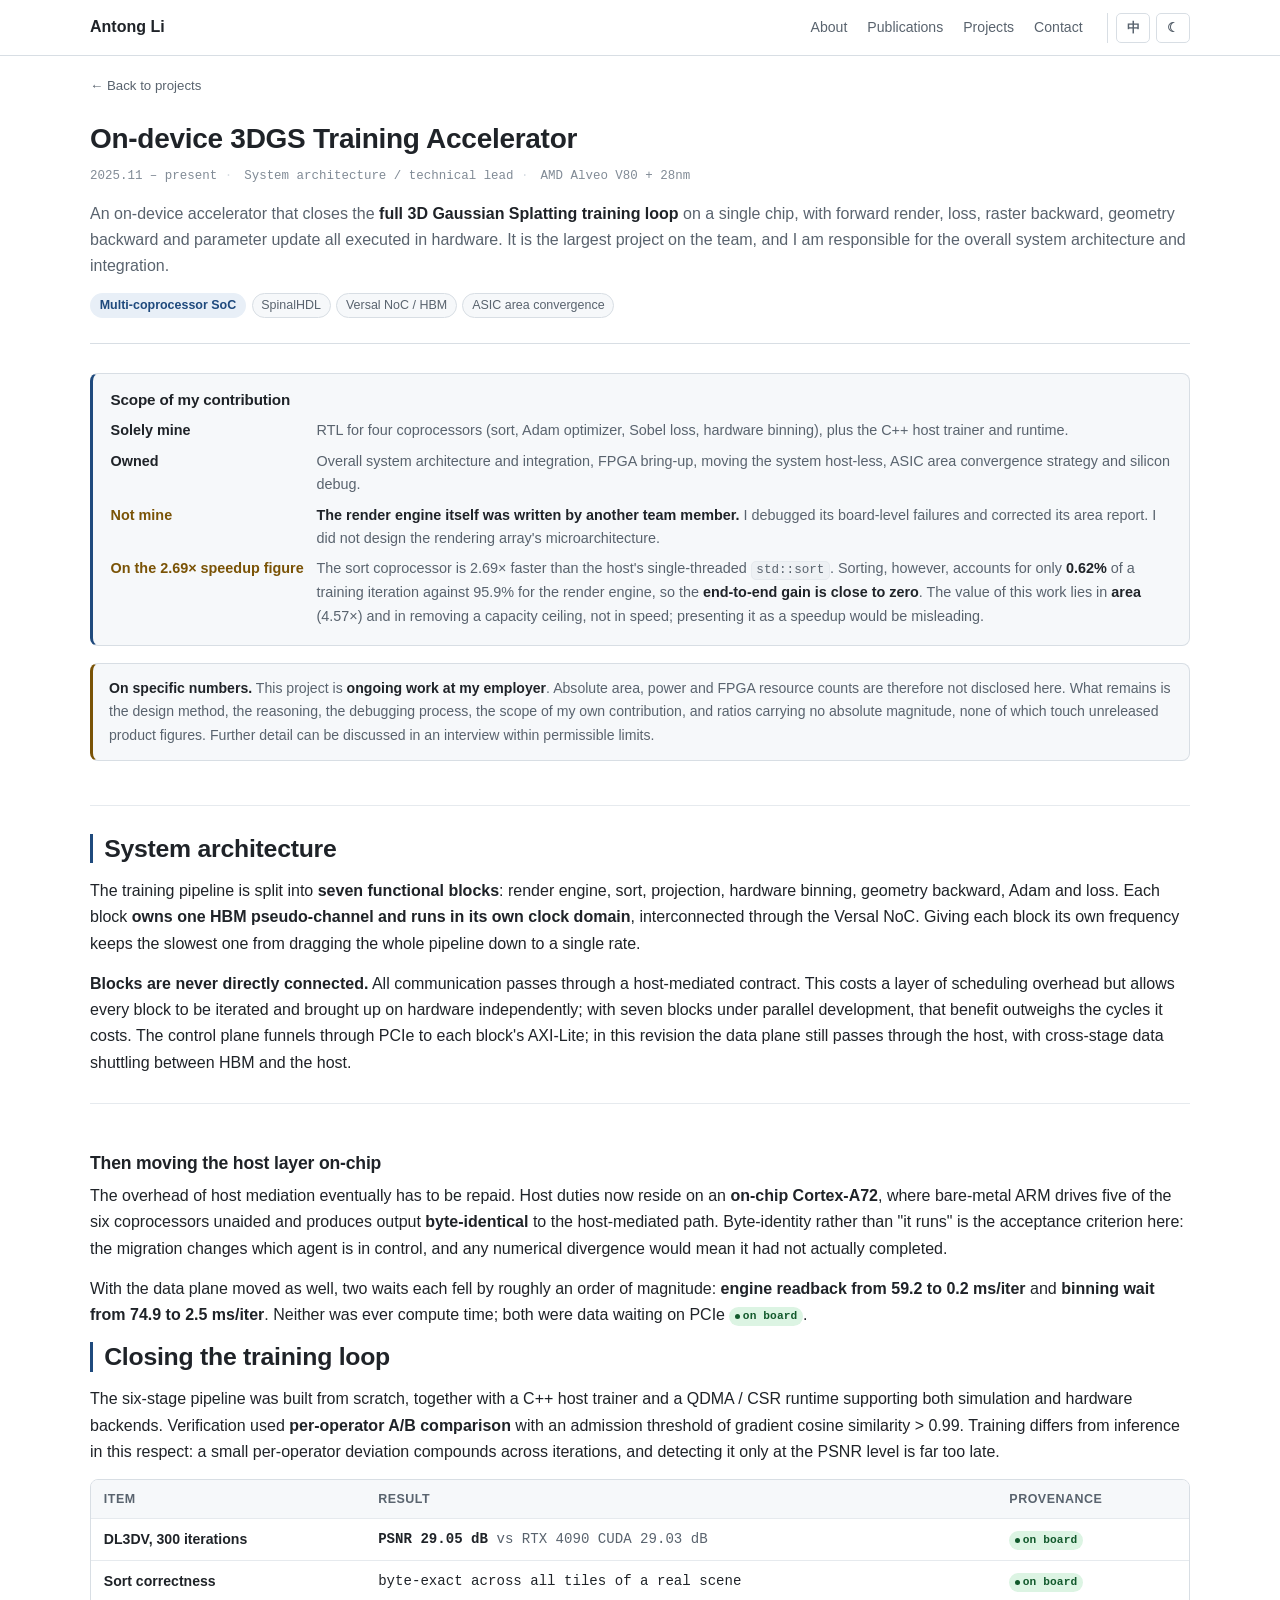
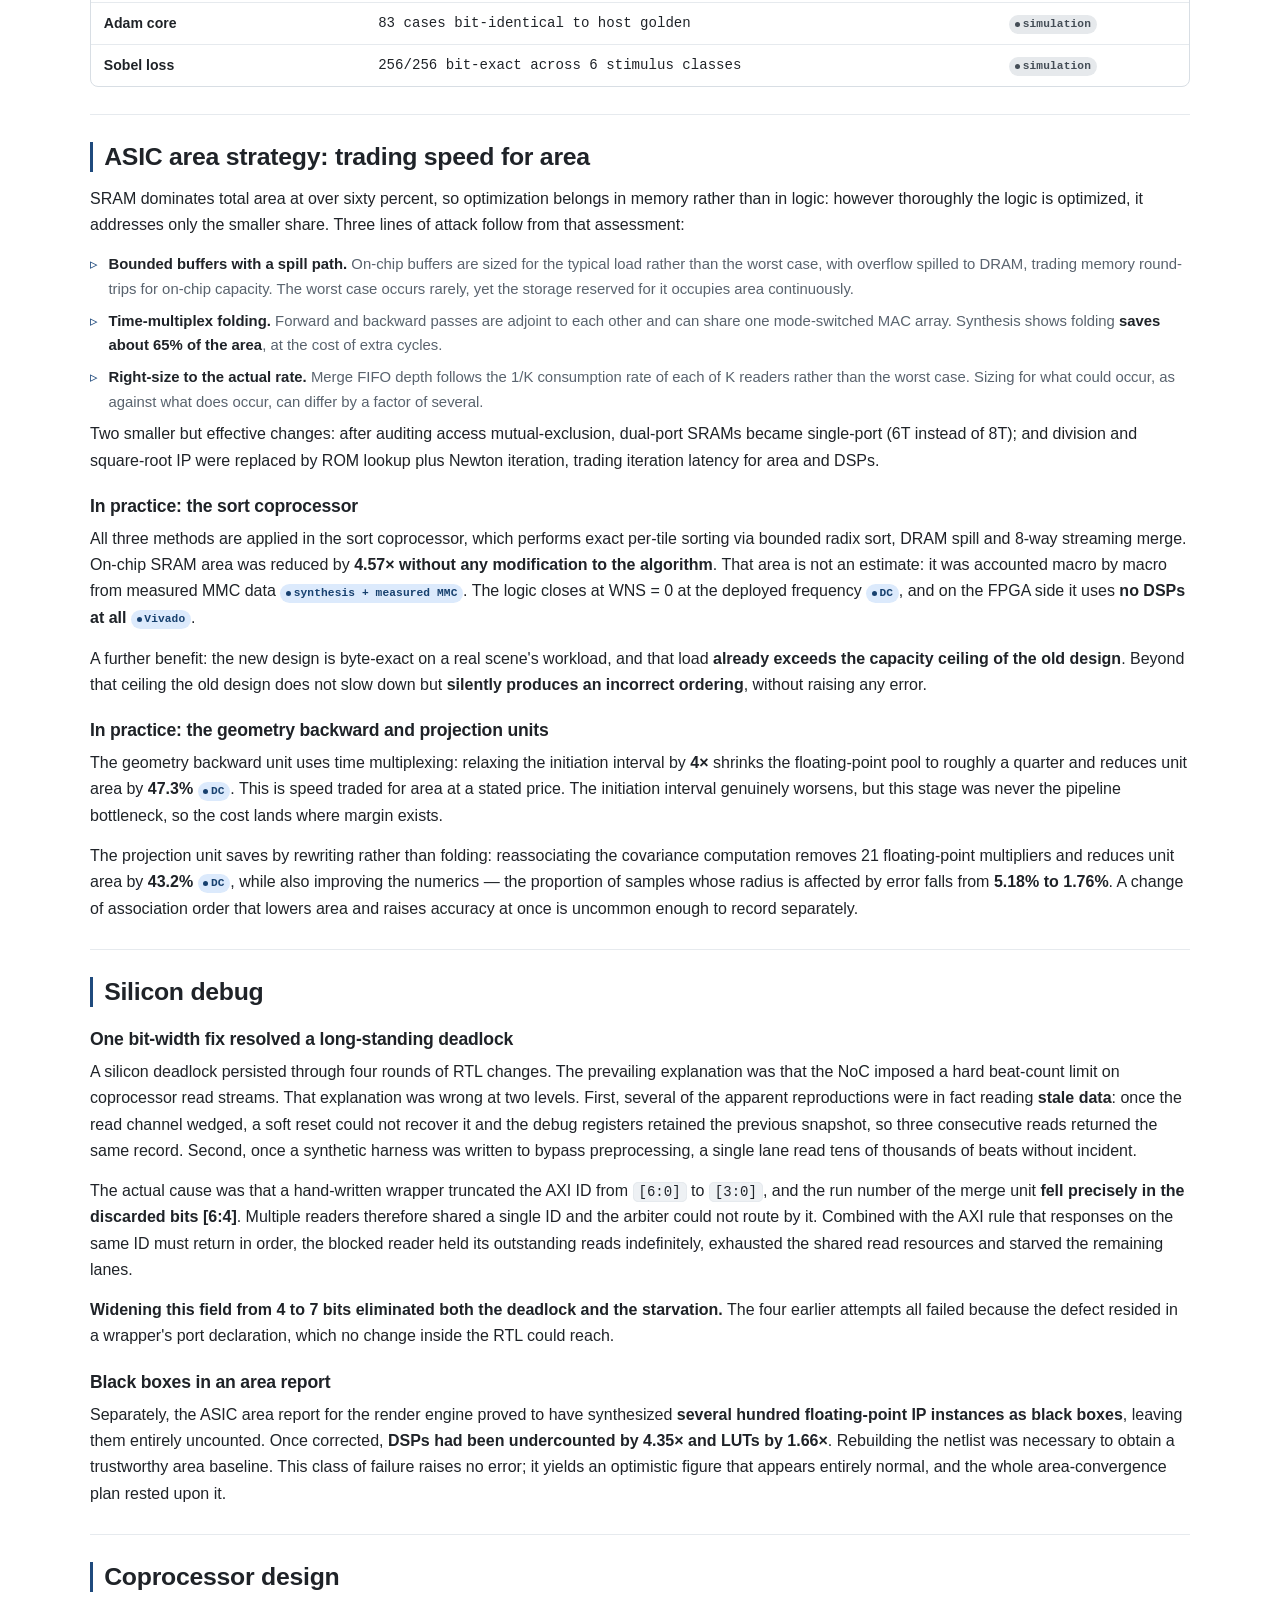
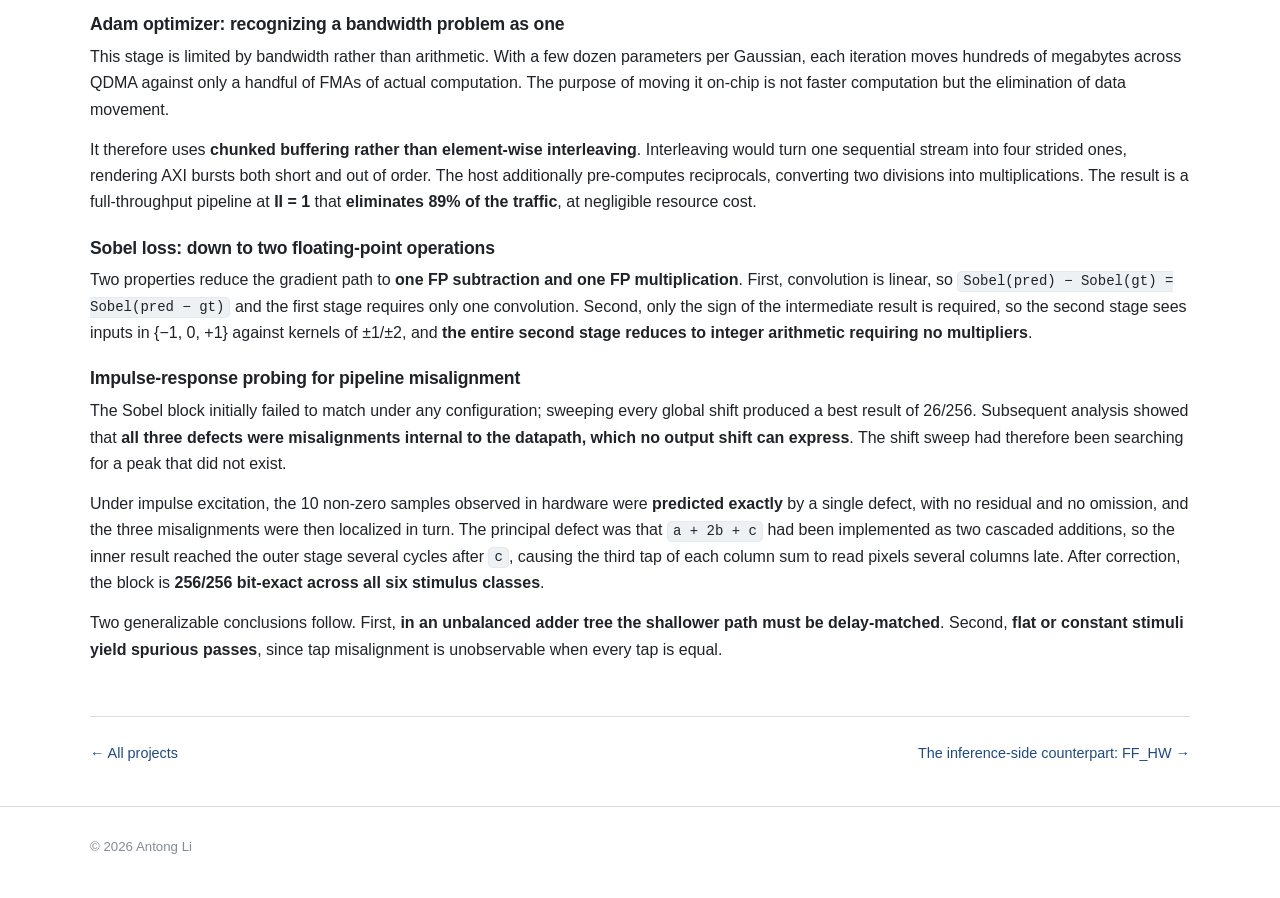
<file: projects/edge3dgs.html>
<!DOCTYPE html>
<html lang="zh-CN" data-lang="zh">
<head>
<meta charset="utf-8">
<meta name="viewport" content="width=device-width, initial-scale=1">
<title>端侧 3DGS 训练加速器 · 李安童 Antong Li</title>
<meta name="description" content="在单芯片上实现 3D Gaussian Splatting 完整训练闭环的端侧加速器：系统架构划分、四个协处理器、上板 bring-up 与 ASIC 面积收敛。">
<meta name="color-scheme" content="light dark">

<link rel="icon" href="../assets/img/favicon.svg" type="image/svg+xml">
<meta property="og:image" content="https://bighead-liat.github.io/assets/img/og-card.png">
<meta property="og:image:width" content="1200">
<meta property="og:image:height" content="630">
<meta name="twitter:card" content="summary_large_image">

<link rel="stylesheet" href="../assets/css/base.css">
<link rel="stylesheet" href="../assets/css/layout.css">
<link rel="stylesheet" href="../assets/css/components.css">

<script>
(function () {
  var d = document.documentElement;
  try {
    var l = localStorage.getItem('liat-site-lang');
    if (l !== 'zh' && l !== 'en') l = /^zh\b/i.test(navigator.language || '') ? 'zh' : 'en';
    d.setAttribute('data-lang', l);
    d.setAttribute('lang', l === 'zh' ? 'zh-CN' : 'en');
    var t = localStorage.getItem('liat-site-theme');
    if (t !== 'light' && t !== 'dark') {
      t = window.matchMedia && window.matchMedia('(prefers-color-scheme: dark)').matches ? 'dark' : 'light';
    }
    d.setAttribute('data-theme', t);
  } catch (e) { d.setAttribute('data-theme', 'light'); }
})();
</script>
</head>

<body>

<a class="skip-link" href="#main"><span data-lang="zh">跳到主内容</span><span data-lang="en">Skip to content</span></a>

<nav class="nav">
  <div class="wrap nav__inner">
    <a class="nav__brand" href="../index.html"><span data-lang="zh">李安童</span><span data-lang="en">Antong Li</span></a>
    <div class="nav__links">
      <a href="../index.html#about"><span data-lang="zh">简介</span><span data-lang="en">About</span></a>
      <a href="../index.html#publications"><span data-lang="zh">论文</span><span data-lang="en">Publications</span></a>
      <a href="../index.html#projects"><span data-lang="zh">项目</span><span data-lang="en">Projects</span></a>
      <a href="../index.html#contact"><span data-lang="zh">联系</span><span data-lang="en">Contact</span></a>
    </div>
    <div class="nav__tools">
      <button class="icon-btn" id="lang-toggle" type="button" aria-label="Switch language">EN</button>
      <button class="icon-btn" id="theme-toggle" type="button" aria-label="Switch theme">☾</button>
    </div>
  </div>
</nav>

<main id="main">
<div class="wrap">

  <p class="crumb">
    <a href="../index.html#projects"><span data-lang="zh">← 返回项目列表</span><span data-lang="en">← Back to projects</span></a>
  </p>

  <header class="page-head">
    <h1><span data-lang="zh">端侧 3DGS 训练加速器</span><span data-lang="en">On-device 3DGS Training Accelerator</span></h1>
    <div class="page-head__meta">
      <span>2025.11 – <span data-lang="zh">至今</span><span data-lang="en">present</span></span>
      <span data-lang="zh">系统架构 / 技术负责人</span><span data-lang="en">System architecture / technical lead</span>
      <span>AMD Alveo V80 + 28nm</span>
    </div>
    <p class="page-head__lede">
      <span data-lang="zh">在单芯片上实现 3D Gaussian Splatting <strong>完整训练闭环</strong>的端侧加速器，前向渲染、损失、光栅反传、几何反传与参数更新均在硬件上完成。这是团队目前规模最大的项目，本人负责整体系统架构与集成。</span>
      <span data-lang="en">An on-device accelerator that closes the <strong>full 3D Gaussian Splatting training loop</strong> on a single chip, with forward render, loss, raster backward, geometry backward and parameter update all executed in hardware. It is the largest project on the team, and I am responsible for the overall system architecture and integration.</span>
    </p>
    <div class="tag-row">
      <span class="tag tag--accent" data-lang="zh">多协处理器 SoC</span>
      <span class="tag tag--accent" data-lang="en">Multi-coprocessor SoC</span>
      <span class="tag">SpinalHDL</span>
      <span class="tag">Versal NoC / HBM</span>
      <span class="tag" data-lang="zh">ASIC 面积收敛</span>
      <span class="tag" data-lang="en">ASIC area convergence</span>
    </div>
  </header>

  <!-- ---------- 我的边界 ---------- -->
  <section class="psection" style="border-top:0;padding-top:0">
    <div class="scope">
      <h3><span data-lang="zh">我的边界</span><span data-lang="en">Scope of my contribution</span></h3>
      <dl>
        <dt><span data-lang="zh">独立完成</span><span data-lang="en">Solely mine</span></dt>
        <dd>
          <span data-lang="zh">四个协处理器的 RTL：排序、Adam 优化器、Sobel 损失、硬件分箱；还有 C++ 主机训练器与运行时。</span>
          <span data-lang="en">RTL for four coprocessors (sort, Adam optimizer, Sobel loss, hardware binning), plus the C++ host trainer and runtime.</span>
        </dd>

        <dt><span data-lang="zh">主导</span><span data-lang="en">Owned</span></dt>
        <dd>
          <span data-lang="zh">整体系统架构与集成、FPGA 上板 bring-up、Host-less 化、ASIC 面积收敛策略、硅上问题定位。</span>
          <span data-lang="en">Overall system architecture and integration, FPGA bring-up, moving the system host-less, ASIC area convergence strategy and silicon debug.</span>
        </dd>

        <dt class="is-out"><span data-lang="zh">不是我写的</span><span data-lang="en">Not mine</span></dt>
        <dd>
          <span data-lang="zh"><strong>渲染引擎主体由团队另一名成员完成。</strong>我在其中做的是上板缺陷定位与面积报告纠错，不是渲染阵列的微架构设计。</span>
          <span data-lang="en"><strong>The render engine itself was written by another team member.</strong> I debugged its board-level failures and corrected its area report. I did not design the rendering array's microarchitecture.</span>
        </dd>

        <dt class="is-out"><span data-lang="zh">关于 2.69× 加速比</span><span data-lang="en">On the 2.69× speedup figure</span></dt>
        <dd>
          <span data-lang="zh">排序协处理器相对 host 单线程 <code>std::sort</code> 加速 2.69×，但排序在单次训练迭代中仅占 <strong>0.62%</strong>，渲染引擎占 95.9%，因此<strong>端到端收益接近于零</strong>。该工作的价值在于<strong>面积</strong>（4.57×）与解除容量上限，而非提升速度；以加速比描述这项工作会产生误导。</span>
          <span data-lang="en">The sort coprocessor is 2.69× faster than the host's single-threaded <code>std::sort</code>. Sorting, however, accounts for only <strong>0.62%</strong> of a training iteration against 95.9% for the render engine, so the <strong>end-to-end gain is close to zero</strong>. The value of this work lies in <strong>area</strong> (4.57×) and in removing a capacity ceiling, not in speed; presenting it as a speedup would be misleading.</span>
        </dd>
      </dl>
    </div>

    <div class="note">
      <strong><span data-lang="zh">关于具体数值。</span><span data-lang="en">On specific numbers.</span></strong>
      <span data-lang="zh">本项目为<strong>公司在研内容</strong>，绝对面积、功耗与 FPGA 资源占用不在公开页面披露。本页保留的是设计方法、判断依据、调试过程、本人分工，以及不含绝对量纲的比值，均不涉及未公开的产品指标。相关细节可在合规范围内于面试中展开。</span>
      <span data-lang="en">This project is <strong>ongoing work at my employer</strong>. Absolute area, power and FPGA resource counts are therefore not disclosed here. What remains is the design method, the reasoning, the debugging process, the scope of my own contribution, and ratios carrying no absolute magnitude, none of which touch unreleased product figures. Further detail can be discussed in an interview within permissible limits.</span>
    </div>
  </section>

  <!-- ---------- 系统架构 ---------- -->
  <section class="psection" id="arch">
    <h2><span data-lang="zh">系统架构与划分</span><span data-lang="en">System architecture</span></h2>

    <p>
      <span data-lang="zh">训练流水拆成 <strong>7 个功能块</strong>：渲染引擎、排序、投影、硬件分箱、几何反传、Adam、损失。每块<strong>独占一路 HBM 伪通道，并运行在各自的时钟域</strong>，经 Versal NoC 互联。让每块跑自己的频率，是为了不让最慢的那个块把整条流水拖到同一个档上。</span>
      <span data-lang="en">The training pipeline is split into <strong>seven functional blocks</strong>: render engine, sort, projection, hardware binning, geometry backward, Adam and loss. Each block <strong>owns one HBM pseudo-channel and runs in its own clock domain</strong>, interconnected through the Versal NoC. Giving each block its own frequency keeps the slowest one from dragging the whole pipeline down to a single rate.</span>
    </p>

    <p>
      <span data-lang="zh"><strong>块间不设直连</strong>，一律通过 host 中介式契约通信。该方案引入了一层调度开销，但使每个块可以独立迭代与独立上板；在七个块并行开发的条件下，这一收益高于所节省的周期数。控制面经 PCIe 汇聚至各块的 AXI-Lite；该版本的数据面仍需经主机中转，跨阶段数据在 HBM 与主机之间往返。</span>
      <span data-lang="en"><strong>Blocks are never directly connected.</strong> All communication passes through a host-mediated contract. This costs a layer of scheduling overhead but allows every block to be iterated and brought up on hardware independently; with seven blocks under parallel development, that benefit outweighs the cycles it costs. The control plane funnels through PCIe to each block's AXI-Lite; in this revision the data plane still passes through the host, with cross-stage data shuttling between HBM and the host.</span>
    </p>

    <!-- 素材待补：项目进行中，暂无可公开的真实图。
     有图后把下面这段取消注释即可。
<figure class="figure-wide">
      <img src="../assets/img/projects/edge3dgs/pipeline.png" width="1600" height="900" loading="lazy"
           data-lightbox alt="Six-stage training pipeline">
      <figcaption>
        <span data-lang="zh">六阶段训练流水：预处理 → 渲染 → 损失 → 光栅反传 → 几何反传 → Adam。</span>
        <span data-lang="en">Six-stage training pipeline: preprocess → render → loss → raster backward → geometry backward → Adam.</span>
      </figcaption>
    </figure>
-->
  </section>

  <!-- ---------- 训练闭环 ---------- -->
  <section class="psection" id="loop">
    <h3><span data-lang="zh">继而将主机层一并迁至片上</span><span data-lang="en">Then moving the host layer on-chip</span></h3>
    <p>
      <span data-lang="zh">host 中介的开销终须偿还。主机职责现已迁往<strong>片上 Cortex-A72</strong>，ARM 裸机可独立驱动六个协处理器中的五个，其输出与经主机路径的结果<strong>逐字节一致</strong>。此处以逐字节一致而非「可运行」作为验收判据：迁移改变的是控制主体，任何数值偏差都意味着迁移并未真正完成。</span>
      <span data-lang="en">The overhead of host mediation eventually has to be repaid. Host duties now reside on an <strong>on-chip Cortex-A72</strong>, where bare-metal ARM drives five of the six coprocessors unaided and produces output <strong>byte-identical</strong> to the host-mediated path. Byte-identity rather than "it runs" is the acceptance criterion here: the migration changes which agent is in control, and any numerical divergence would mean it had not actually completed.</span>
    </p>
    <p>
      <span data-lang="zh">数据面随之迁移后，两处等待各下降约一个数量级：<strong>引擎回读由 59.2 降至 0.2 ms/iter</strong>，<strong>分箱等待由 74.9 降至 2.5 ms/iter</strong>。二者原本均非计算耗时，而是数据在等待 PCIe <span class="badge badge--silicon"><span data-lang="zh">上板</span><span data-lang="en">on board</span></span>。</span>
      <span data-lang="en">With the data plane moved as well, two waits each fell by roughly an order of magnitude: <strong>engine readback from 59.2 to 0.2 ms/iter</strong> and <strong>binning wait from 74.9 to 2.5 ms/iter</strong>. Neither was ever compute time; both were data waiting on PCIe <span class="badge badge--silicon"><span data-lang="zh">上板</span><span data-lang="en">on board</span></span>.</span>
    </p>

    <h2><span data-lang="zh">训练闭环的实现</span><span data-lang="en">Closing the training loop</span></h2>

    <p>
      <span data-lang="zh">从零构建六阶段流水，并实现 C++ 主机训练器与 QDMA / CSR 运行时，支持仿真与上板双后端切换。验证采用<strong>逐算子 A/B 对拍</strong>，准入门槛设为梯度余弦相似度 &gt; 0.99。训练场景与推理不同：单个算子的微小偏差会在迭代中累积放大，若等到 PSNR 层面才被发现则为时已晚。</span>
      <span data-lang="en">The six-stage pipeline was built from scratch, together with a C++ host trainer and a QDMA / CSR runtime supporting both simulation and hardware backends. Verification used <strong>per-operator A/B comparison</strong> with an admission threshold of gradient cosine similarity &gt; 0.99. Training differs from inference in this respect: a small per-operator deviation compounds across iterations, and detecting it only at the PSNR level is far too late.</span>
    </p>

    <div class="table-wrap">
      <table class="data">
        <thead>
          <tr>
            <th><span data-lang="zh">项</span><span data-lang="en">Item</span></th>
            <th><span data-lang="zh">结果</span><span data-lang="en">Result</span></th>
            <th><span data-lang="zh">口径</span><span data-lang="en">Provenance</span></th>
          </tr>
        </thead>
        <tbody>
          <tr>
            <td><span data-lang="zh">DL3DV 300 iter 训练</span><span data-lang="en">DL3DV, 300 iterations</span></td>
            <td class="n"><strong>PSNR 29.05 dB</strong> <span class="muted">vs RTX 4090 CUDA 29.03 dB</span></td>
            <td><span class="badge badge--silicon"><span data-lang="zh">上板</span><span data-lang="en">on board</span></span></td>
          </tr>
          <tr>
            <td><span data-lang="zh">排序结果一致性</span><span data-lang="en">Sort correctness</span></td>
            <td class="n"><span data-lang="zh">真实场景全 tile byte-exact</span><span data-lang="en">byte-exact across all tiles of a real scene</span></td>
            <td><span class="badge badge--silicon"><span data-lang="zh">上板</span><span data-lang="en">on board</span></span></td>
          </tr>
          <tr>
            <td><span data-lang="zh">Adam 核对拍</span><span data-lang="en">Adam core</span></td>
            <td class="n"><span data-lang="zh">83 用例逐位一致</span><span data-lang="en">83 cases bit-identical to host golden</span></td>
            <td><span class="badge badge--sim"><span data-lang="zh">仿真</span><span data-lang="en">simulation</span></span></td>
          </tr>
          <tr>
            <td><span data-lang="zh">Sobel 损失</span><span data-lang="en">Sobel loss</span></td>
            <td class="n"><span data-lang="zh">6 类激励 256/256 全 bit-exact</span><span data-lang="en">256/256 bit-exact across 6 stimulus classes</span></td>
            <td><span class="badge badge--sim"><span data-lang="zh">仿真</span><span data-lang="en">simulation</span></span></td>
          </tr>
        </tbody>
      </table>
    </div>

    <!-- 视频待补：暂无可公开的演示片源。
         有片源后把下面这段取消注释，并按 MEDIA.md 的 ffmpeg 命令压制、生成 poster。
    <figure class="media-block">
      <video controls preload="none" width="1600" height="900"
             poster="../assets/video/edge3dgs/train-loop.poster.jpg">
        <source src="../assets/video/edge3dgs/train-loop.mp4" type="video/mp4">
      </video>
      <figcaption>
        <span data-lang="zh">端上训练闭环在 Alveo V80 上运行。</span>
        <span data-lang="en">The on-device training loop running on Alveo V80.</span>
      </figcaption>
    </figure>
    -->
  </section>

  <!-- ---------- ASIC 面积策略 ---------- -->
  <section class="psection" id="area">
    <h2><span data-lang="zh">ASIC 面积策略：以速度换面积</span><span data-lang="en">ASIC area strategy: trading speed for area</span></h2>

    <p>
      <span data-lang="zh">整片面积由 SRAM 主导，占比在六成以上，因此优化重心应在存储而非逻辑：逻辑部分即便充分优化，可动用的也只是不足四成的份额。以下三条主线均由这一判断导出：</span>
      <span data-lang="en">SRAM dominates total area at over sixty percent, so optimization belongs in memory rather than in logic: however thoroughly the logic is optimized, it addresses only the smaller share. Three lines of attack follow from that assessment:</span>
    </p>

    <ul class="plist">
      <li>
        <span data-lang="zh"><strong>有界化与溢出路径。</strong>片上缓冲按典型负载而非最坏情况定容，超出部分经 DRAM spill 处理，实质上是以访存往返换取片上容量。最坏情况出现频率很低，但为其常备的存储始终占用面积。</span>
        <span data-lang="en"><strong>Bounded buffers with a spill path.</strong> On-chip buffers are sized for the typical load rather than the worst case, with overflow spilled to DRAM, trading memory round-trips for on-chip capacity. The worst case occurs rarely, yet the storage reserved for it occupies area continuously.</span>
      </li>
      <li>
        <span data-lang="zh"><strong>时分复用折叠。</strong>前向与反向互为伴随，可以共享同一组 mode-switched MAC 阵列。综合数据显示折叠后<strong>面积减少约 65%</strong>，代价是周期数增加。</span>
        <span data-lang="en"><strong>Time-multiplex folding.</strong> Forward and backward passes are adjoint to each other and can share one mode-switched MAC array. Synthesis shows folding <strong>saves about 65% of the area</strong>, at the cost of extra cycles.</span>
      </li>
      <li>
        <span data-lang="zh"><strong>按实际速率 right-size。</strong>归并 FIFO 的深度按 K 路 reader 各自 1/K 的消费速率确定，而非按最坏情况。依据可能发生的情形定深度与依据实际发生的情形定深度，二者可相差数倍。</span>
        <span data-lang="en"><strong>Right-size to the actual rate.</strong> Merge FIFO depth follows the 1/K consumption rate of each of K readers rather than the worst case. Sizing for what could occur, as against what does occur, can differ by a factor of several.</span>
      </li>
    </ul>

    <p>
      <span data-lang="zh">此外还做了两件小而有效的事：审计访问互斥性后把双端口 SRAM 改为单端口（以 6T 替 8T）；数值单元用 ROM 查表配合 Newton 迭代替代除法与开方 IP，以迭代延迟换取面积与 DSP。</span>
      <span data-lang="en">Two smaller but effective changes: after auditing access mutual-exclusion, dual-port SRAMs became single-port (6T instead of 8T); and division and square-root IP were replaced by ROM lookup plus Newton iteration, trading iteration latency for area and DSPs.</span>
    </p>

    <h3><span data-lang="zh">落地：排序协处理器</span><span data-lang="en">In practice: the sort coprocessor</span></h3>
    <p>
      <span data-lang="zh">上述三条方法均应用于排序协处理器。该协处理器实现逐 tile 精确排序（有界基数排序 + DRAM spill + 8 路流式归并），在<strong>算法未作任何修改</strong>的前提下将片上 SRAM 面积降低 <strong>4.57×</strong>。该面积并非估算值，而是按大宏的 MMC 实测数据逐个核算得出 <span class="badge badge--synth"><span data-lang="zh">综合 + MMC 实测</span><span data-lang="en">synthesis + measured MMC</span></span>。逻辑部分在部署频率下 WNS = 0 <span class="badge badge--synth">DC</span>，FPGA 侧<strong>不占用任何 DSP</strong> <span class="badge badge--synth">Vivado</span>。</span>
      <span data-lang="en">All three methods are applied in the sort coprocessor, which performs exact per-tile sorting via bounded radix sort, DRAM spill and 8-way streaming merge. On-chip SRAM area was reduced by <strong>4.57×</strong> <strong>without any modification to the algorithm</strong>. That area is not an estimate: it was accounted macro by macro from measured MMC data <span class="badge badge--synth">synthesis + measured MMC</span>. The logic closes at WNS = 0 at the deployed frequency <span class="badge badge--synth">DC</span>, and on the FPGA side it uses <strong>no DSPs at all</strong> <span class="badge badge--synth">Vivado</span>.</span>
    </p>

    <p style="margin-top:.9rem">
      <span data-lang="zh">附带的收益是：新方案在真实场景负载下达到 byte-exact，而该负载<strong>已超出旧方案的容量上限</strong>。超出上限后旧方案并不会变慢，而是<strong>静默产生错误的排序结果</strong>，且不触发任何报错。</span>
      <span data-lang="en">A further benefit: the new design is byte-exact on a real scene's workload, and that load <strong>already exceeds the capacity ceiling of the old design</strong>. Beyond that ceiling the old design does not slow down but <strong>silently produces an incorrect ordering</strong>, without raising any error.</span>
    </p>

    <h3><span data-lang="zh">落地：几何反传单元与投影单元</span><span data-lang="en">In practice: the geometry backward and projection units</span></h3>
    <p>
      <span data-lang="zh">几何反传单元采用时分复用：将发起间隔放宽 <strong>4×</strong>，浮点资源池随之收缩至约四分之一，单元面积下降 <strong>47.3%</strong> <span class="badge badge--synth">DC</span>。这是明码标价的以速度换面积——发起间隔确实变差，但该级本非流水瓶颈，代价落在了有余量的地方。</span>
      <span data-lang="en">The geometry backward unit uses time multiplexing: relaxing the initiation interval by <strong>4×</strong> shrinks the floating-point pool to roughly a quarter and reduces unit area by <strong>47.3%</strong> <span class="badge badge--synth">DC</span>. This is speed traded for area at a stated price. The initiation interval genuinely worsens, but this stage was never the pipeline bottleneck, so the cost lands where margin exists.</span>
    </p>
    <p>
      <span data-lang="zh">投影单元的节省来自改写而非折叠：将协方差计算按结合律重排后消去了 21 个浮点乘法器，单元面积下降 <strong>43.2%</strong> <span class="badge badge--synth">DC</span>；同时数值行为亦有改善，受误差影响半径的样本比例由 <strong>5.18% 降至 1.76%</strong>。改变结合顺序同时降低面积并提升精度的情形并不常见，值得单独记录。</span>
      <span data-lang="en">The projection unit saves by rewriting rather than folding: reassociating the covariance computation removes 21 floating-point multipliers and reduces unit area by <strong>43.2%</strong> <span class="badge badge--synth">DC</span>, while also improving the numerics — the proportion of samples whose radius is affected by error falls from <strong>5.18% to 1.76%</strong>. A change of association order that lowers area and raises accuracy at once is uncommon enough to record separately.</span>
    </p>

    <!-- 素材待补：项目进行中，暂无可公开的真实图。
     有图后把下面这段取消注释即可。
<figure class="figure-wide">
      <img src="../assets/img/projects/edge3dgs/area-compare.png" width="1200" height="900" loading="lazy"
           data-lightbox alt="SRAM area comparison">
      <figcaption>
        <span data-lang="zh">排序协处理器片上 SRAM 面积对比。</span>
        <span data-lang="en">On-chip SRAM area of the sort coprocessor, before and after.</span>
      </figcaption>
    </figure>
-->
  </section>

  <!-- ---------- 硅上问题定位 ---------- -->
  <section class="psection" id="debug">
    <h2><span data-lang="zh">硅上问题定位</span><span data-lang="en">Silicon debug</span></h2>

    <h3><span data-lang="zh">一处位宽解掉长期死锁</span><span data-lang="en">One bit-width fix resolved a long-standing deadlock</span></h3>
    <p>
      <span data-lang="zh">一处硅上死锁长期存在，此前四轮 RTL 层面的修改均未奏效。当时的结论是 NoC 对协处理器读流存在硬性 beat 数限制。该结论在两个层面上都是错误的。其一，若干次所谓的复现实际读到的是<strong>陈旧数据</strong>：读通道卡死后软复位无法恢复，调试寄存器仍保留着上一次的快照，因此连续三次读取得到的是同一份记录。其二，在编写合成负载跳过前处理之后，单路连续读取上万 beats 未出现任何异常。</span>
      <span data-lang="en">A silicon deadlock persisted through four rounds of RTL changes. The prevailing explanation was that the NoC imposed a hard beat-count limit on coprocessor read streams. That explanation was wrong at two levels. First, several of the apparent reproductions were in fact reading <strong>stale data</strong>: once the read channel wedged, a soft reset could not recover it and the debug registers retained the previous snapshot, so three consecutive reads returned the same record. Second, once a synthetic harness was written to bypass preprocessing, a single lane read tens of thousands of beats without incident.</span>
    </p>
    <p>
      <span data-lang="zh">真实原因是一个手写 wrapper 将 AXI ID 由 <code>[6:0]</code> 截断为 <code>[3:0]</code>，而归并单元的 run 编号<strong>恰好位于被截去的 bit[6:4]</strong>。其结果是多路 reader 共享同一 ID，仲裁器无法按 ID 路由；叠加 AXI 中同 ID 响应必须按序返回的规则，被阻塞的 reader 永久持有 outstanding 读请求，耗尽共享读资源并导致其余 lane 饥饿。</span>
      <span data-lang="en">The actual cause was that a hand-written wrapper truncated the AXI ID from <code>[6:0]</code> to <code>[3:0]</code>, and the run number of the merge unit <strong>fell precisely in the discarded bits [6:4]</strong>. Multiple readers therefore shared a single ID and the arbiter could not route by it. Combined with the AXI rule that responses on the same ID must return in order, the blocked reader held its outstanding reads indefinitely, exhausted the shared read resources and starved the remaining lanes.</span>
    </p>
    <p>
      <span data-lang="zh"><strong>将该字段位宽由 4 扩展至 7 后，死锁与读资源饥饿同时消除。</strong>此前四轮修改之所以全部失败，是因为缺陷位于 wrapper 的端口声明中，任何 RTL 内部的改动都无法触及。</span>
      <span data-lang="en"><strong>Widening this field from 4 to 7 bits eliminated both the deadlock and the starvation.</strong> The four earlier attempts all failed because the defect resided in a wrapper's port declaration, which no change inside the RTL could reach.</span>
    </p>

    <!-- 素材待补：项目进行中，暂无可公开的真实图。
     有图后把下面这段取消注释即可。
<figure class="figure-wide">
      <img src="../assets/img/projects/edge3dgs/axi-id-deadlock.png" width="1200" height="900" loading="lazy"
           data-lightbox alt="AXI ID truncation deadlock">
      <figcaption>
        <span data-lang="zh">AXI ID 截断如何导致仲裁失效与死锁。</span>
        <span data-lang="en">How the AXI ID truncation broke arbitration and led to deadlock.</span>
      </figcaption>
    </figure>
-->

    <h3><span data-lang="zh">面积报告里的黑盒</span><span data-lang="en">Black boxes in an area report</span></h3>
    <p>
      <span data-lang="zh">另查出渲染引擎的 ASIC 面积报告将<strong>数百个浮点 IP 综合为黑盒</strong>，完全未予计入。修正后 <strong>DSP 少算 4.35×、LUT 少算 1.66×</strong>。重建网表之后方才得到可信的面积基线。此类问题不触发任何报错，只是给出一个偏乐观且形式上完全正常的数字，而整个面积收敛计划正建立在该数字之上。</span>
      <span data-lang="en">Separately, the ASIC area report for the render engine proved to have synthesized <strong>several hundred floating-point IP instances as black boxes</strong>, leaving them entirely uncounted. Once corrected, <strong>DSPs had been undercounted by 4.35× and LUTs by 1.66×</strong>. Rebuilding the netlist was necessary to obtain a trustworthy area baseline. This class of failure raises no error; it yields an optimistic figure that appears entirely normal, and the whole area-convergence plan rested upon it.</span>
    </p>
  </section>

  <!-- ---------- 协处理器 ---------- -->
  <section class="psection" id="coproc">
    <h2><span data-lang="zh">协处理器设计</span><span data-lang="en">Coprocessor design</span></h2>

    <h3><span data-lang="zh">Adam 优化器：把带宽问题识别成带宽问题</span><span data-lang="en">Adam optimizer: recognizing a bandwidth problem as one</span></h3>
    <p>
      <span data-lang="zh">这一阶段的瓶颈在带宽而非算力。每个高斯包含数十个参数，每次迭代需经 QDMA 往返数百 MB 数据，而实际算术运算仅为若干次 FMA。将其移至片上的目的不是提高运算速度，而是避免数据搬运。</span>
      <span data-lang="en">This stage is limited by bandwidth rather than arithmetic. With a few dozen parameters per Gaussian, each iteration moves hundreds of megabytes across QDMA against only a handful of FMAs of actual computation. The purpose of moving it on-chip is not faster computation but the elimination of data movement.</span>
    </p>
    <p>
      <span data-lang="zh">因此采用<strong>分块缓冲而非逐元素交错</strong>。逐元素交错会将一条顺序流拆成四条 strided 流，使 AXI burst 既短且乱序。此外由主机预先传入倒数，将两次除法转换为乘法。最终实现 <strong>II = 1</strong> 的满吞吐流水，<strong>消除 89% 的数据流量</strong>，且该单元的资源占用可以忽略。</span>
      <span data-lang="en">It therefore uses <strong>chunked buffering rather than element-wise interleaving</strong>. Interleaving would turn one sequential stream into four strided ones, rendering AXI bursts both short and out of order. The host additionally pre-computes reciprocals, converting two divisions into multiplications. The result is a full-throughput pipeline at <strong>II = 1</strong> that <strong>eliminates 89% of the traffic</strong>, at negligible resource cost.</span>
    </p>

    <h3><span data-lang="zh">Sobel 损失：把梯度通路压到两次浮点运算</span><span data-lang="en">Sobel loss: down to two floating-point operations</span></h3>
    <p>
      <span data-lang="zh">利用两条性质将梯度通路压缩至<strong>仅需 1 次 FP 减法与 1 次 FP 乘法</strong>。其一，卷积具有线性性，<code>Sobel(pred) − Sobel(gt) = Sobel(pred − gt)</code>，故第一级只需计算一次卷积。其二，中间结果只取符号位，第二级的输入取值仅为 {−1, 0, +1}，而核系数为 ±1/±2，<strong>整个第二级退化为纯整数运算，无需任何乘法器</strong>。</span>
      <span data-lang="en">Two properties reduce the gradient path to <strong>one FP subtraction and one FP multiplication</strong>. First, convolution is linear, so <code>Sobel(pred) − Sobel(gt) = Sobel(pred − gt)</code> and the first stage requires only one convolution. Second, only the sign of the intermediate result is required, so the second stage sees inputs in {−1, 0, +1} against kernels of ±1/±2, and <strong>the entire second stage reduces to integer arithmetic requiring no multipliers</strong>.</span>
    </p>

    <h3><span data-lang="zh">用冲激响应定位流水错位</span><span data-lang="en">Impulse-response probing for pipeline misalignment</span></h3>
    <p>
      <span data-lang="zh">Sobel 模块初期始终无法对齐，遍历全部全局 shift 后最优结果仅为 26/256 匹配。后续分析表明，<strong>三处缺陷均为数据通路内部的错位，无法由任何输出 shift 表达</strong>。也就是说，shift 扫描一直在搜索一个并不存在的峰值。</span>
      <span data-lang="en">The Sobel block initially failed to match under any configuration; sweeping every global shift produced a best result of 26/256. Subsequent analysis showed that <strong>all three defects were misalignments internal to the datapath, which no output shift can express</strong>. The shift sweep had therefore been searching for a peak that did not exist.</span>
    </p>
    <p>
      <span data-lang="zh">改用冲激激励后，硬件上的 10 个非零样本可由单一缺陷<strong>精确预测</strong>，既无残留也无遗漏，三处错位随之逐一定位。主缺陷是 <code>a + 2b + c</code> 被实现为两级串联加法，内层结果较 <code>c</code> 晚若干拍到达外层，致使每个列和的第三个 tap 取到了滞后若干列的像素。修正后在 6 类激励下达到 <strong>256/256 全部 bit-exact</strong>。</span>
      <span data-lang="en">Under impulse excitation, the 10 non-zero samples observed in hardware were <strong>predicted exactly</strong> by a single defect, with no residual and no omission, and the three misalignments were then localized in turn. The principal defect was that <code>a + 2b + c</code> had been implemented as two cascaded additions, so the inner result reached the outer stage several cycles after <code>c</code>, causing the third tap of each column sum to read pixels several columns late. After correction, the block is <strong>256/256 bit-exact across all six stimulus classes</strong>.</span>
    </p>
    <p>
      <span data-lang="zh">两条可推广的结论：其一，<strong>在不等深的加法树中，较浅的通路必须补齐延迟</strong>；其二，<strong>平坦或常数激励会给出虚假的通过结果</strong>，因为在所有 tap 相等时，tap 错位不可观测。</span>
      <span data-lang="en">Two generalizable conclusions follow. First, <strong>in an unbalanced adder tree the shallower path must be delay-matched</strong>. Second, <strong>flat or constant stimuli yield spurious passes</strong>, since tap misalignment is unobservable when every tap is equal.</span>
    </p>
  </section>

  <nav class="pnav">
    <a href="../index.html#projects"><span data-lang="zh">← 全部项目</span><span data-lang="en">← All projects</span></a>
    <a href="ff-hw.html"><span data-lang="zh">推理侧的对应工作：FF_HW →</span><span data-lang="en">The inference-side counterpart: FF_HW →</span></a>
  </nav>

</div>
</main>

<footer class="footer">
  <div class="wrap footer__inner">
    <span>© <span id="year">2026</span> <span data-lang="zh">李安童 Antong Li</span><span data-lang="en">Antong Li</span></span>
  </div>
</footer>

<script src="../assets/js/site.js" defer></script>
<script src="../assets/js/lightbox.js" defer></script>
</body>
</html>
</file>
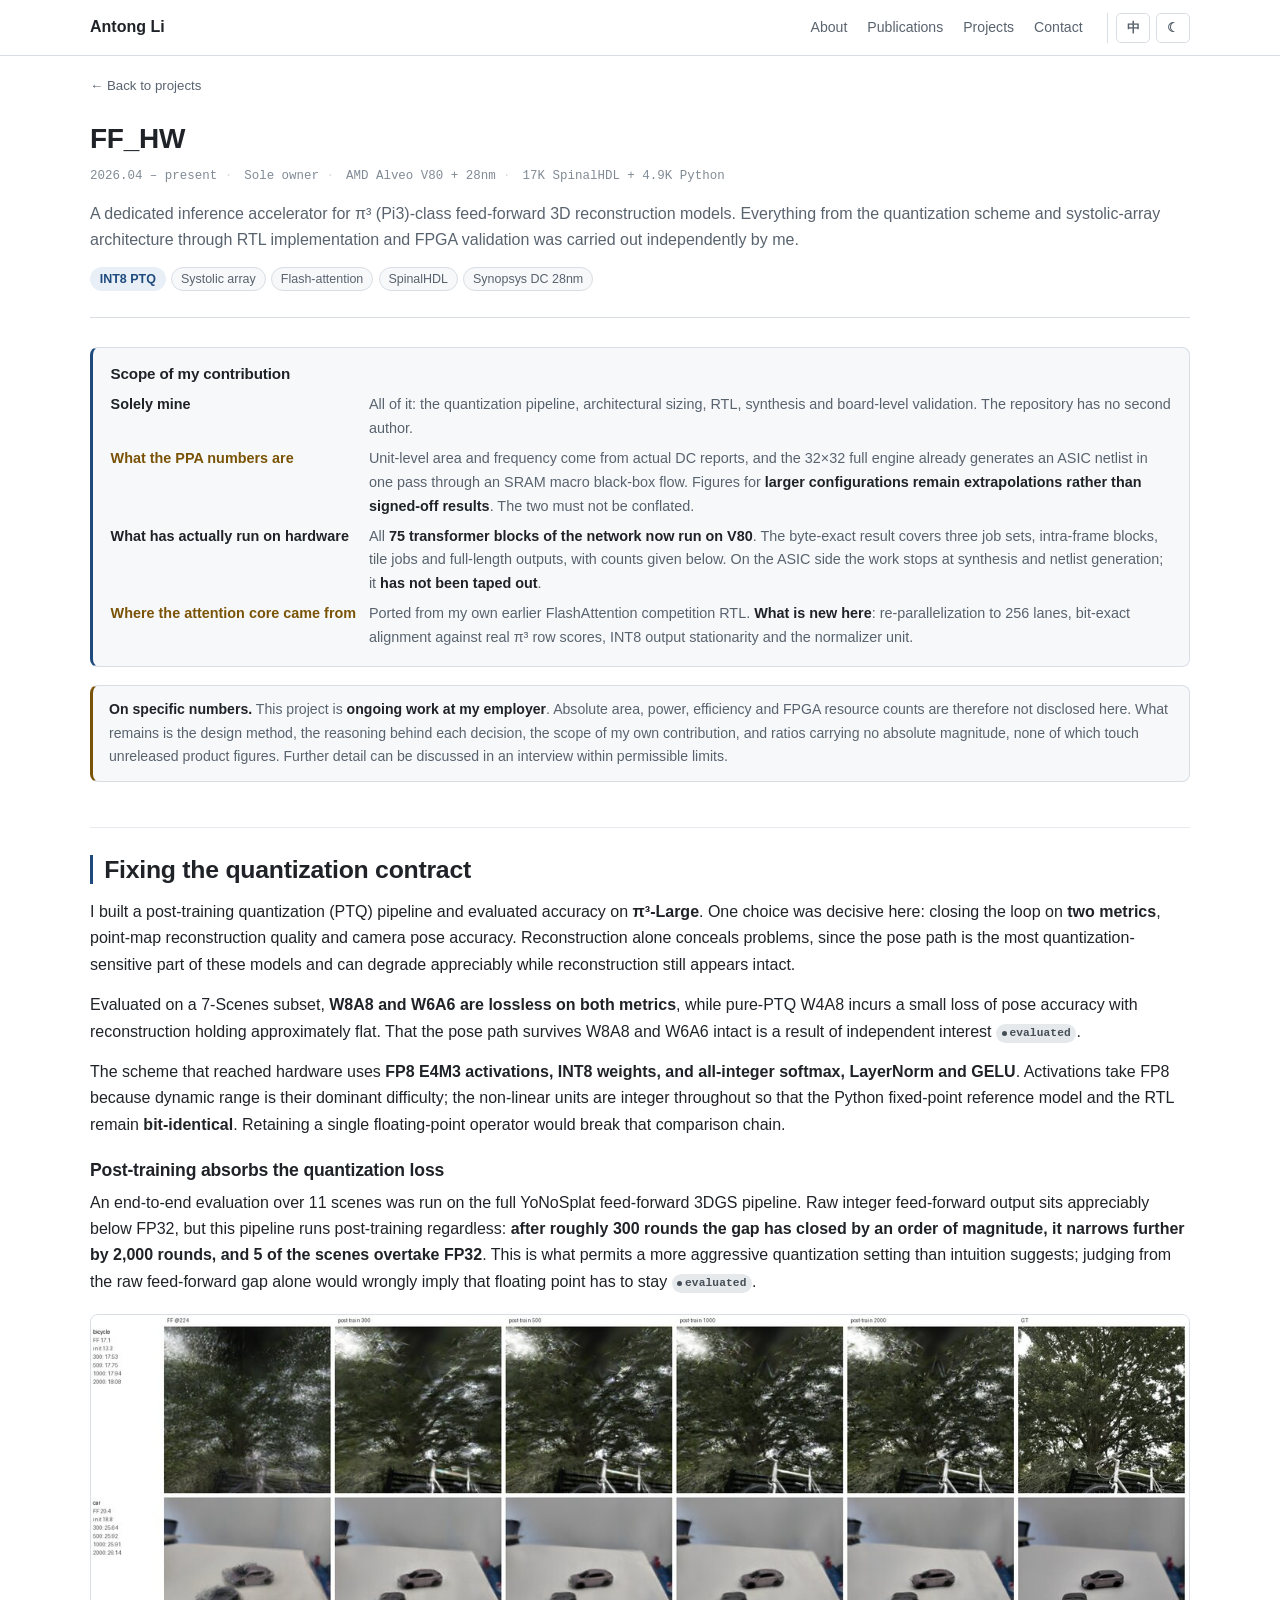
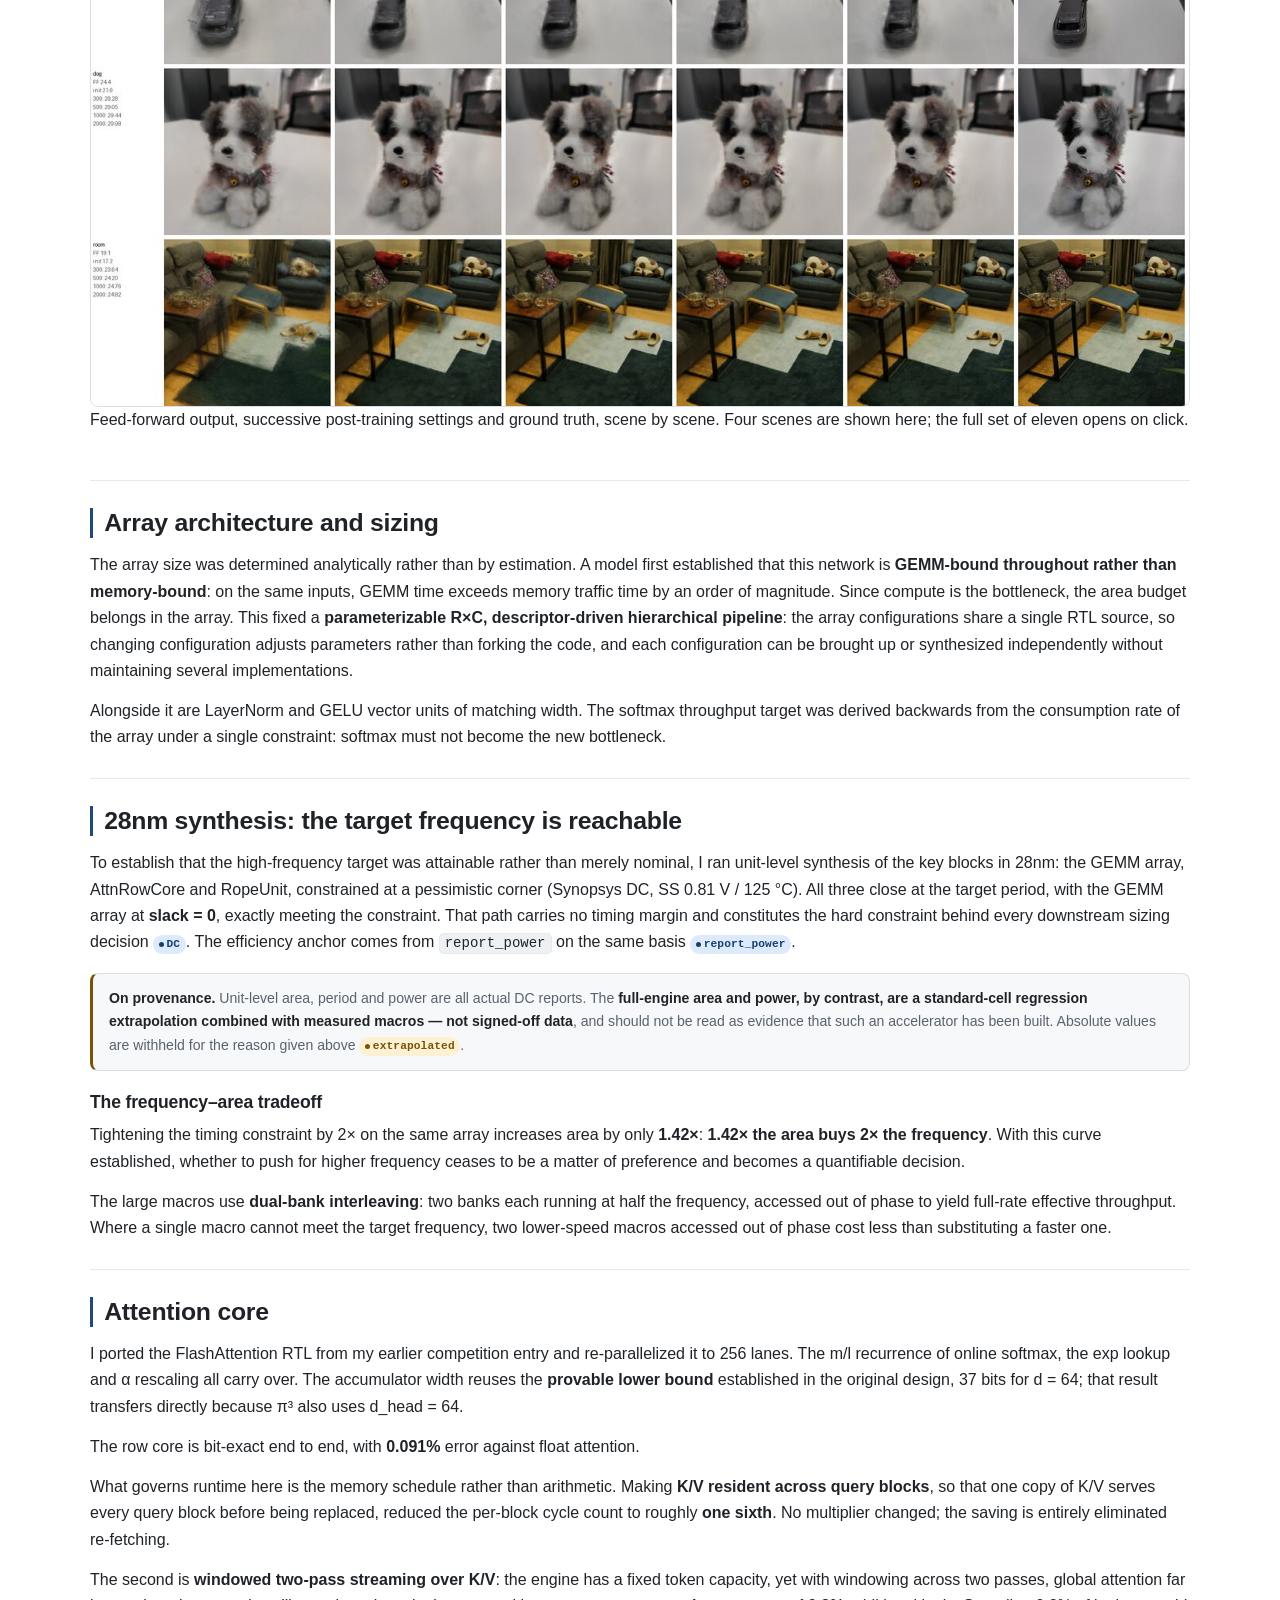
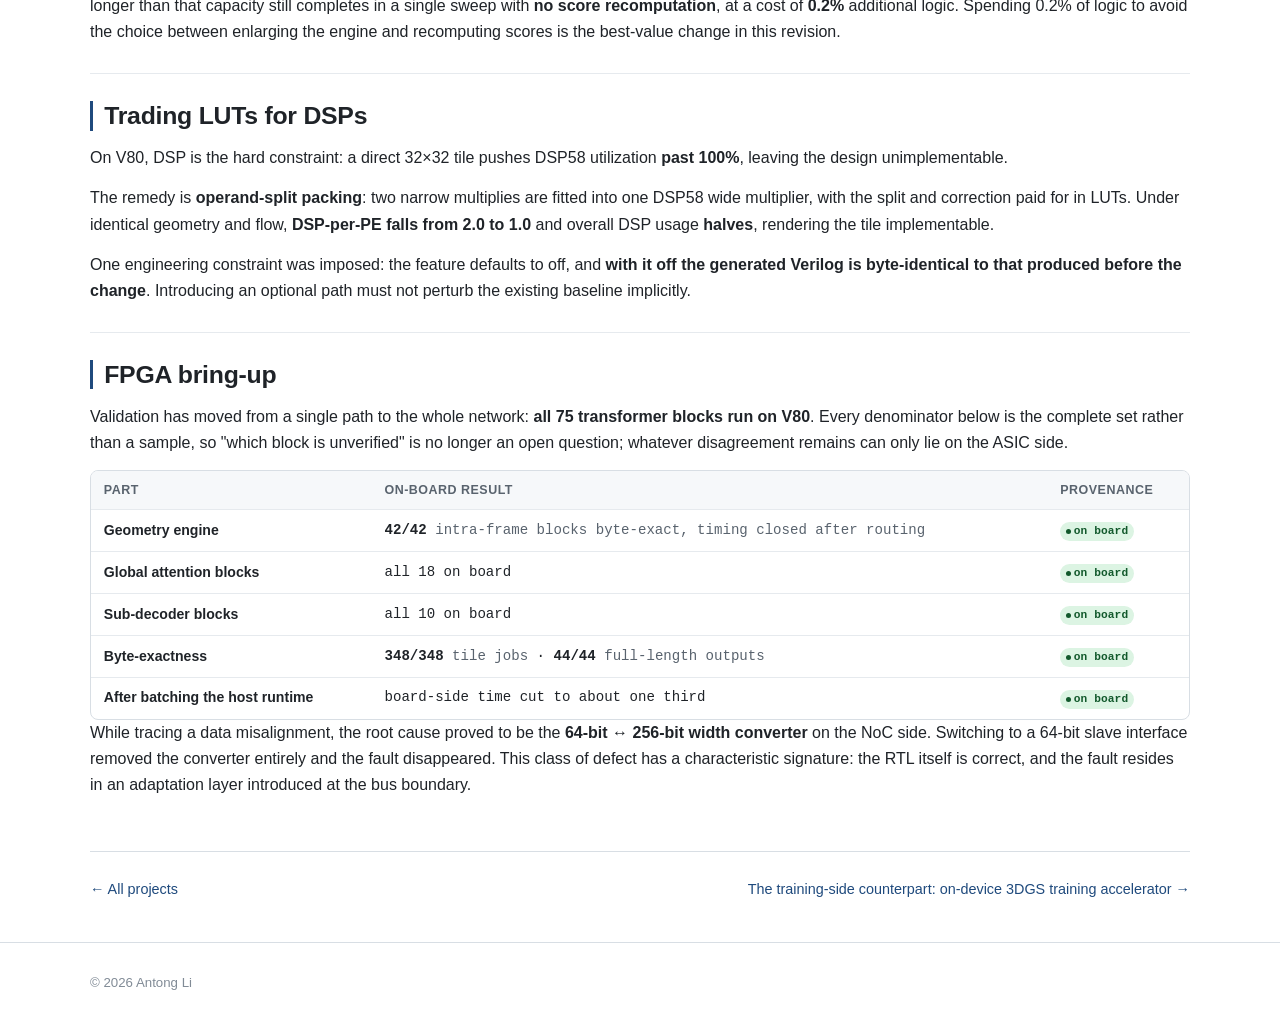
<file: projects/ff-hw.html>
<!DOCTYPE html>
<html lang="zh-CN" data-lang="zh">
<head>
<meta charset="utf-8">
<meta name="viewport" content="width=device-width, initial-scale=1">
<title>FF_HW — π³ 前馈 3D 重建推理加速器 · 李安童 Antong Li</title>
<meta name="description" content="FF_HW：面向 π³ 类前馈 3D 重建大模型的专用推理加速器。量化方案、脉动阵列架构、RTL 实现与 Alveo V80 上板验证独立完成。">
<meta name="color-scheme" content="light dark">

<link rel="icon" href="../assets/img/favicon.svg" type="image/svg+xml">
<meta property="og:image" content="https://bighead-liat.github.io/assets/img/og-card.png">
<meta property="og:image:width" content="1200">
<meta property="og:image:height" content="630">
<meta name="twitter:card" content="summary_large_image">

<link rel="stylesheet" href="../assets/css/base.css">
<link rel="stylesheet" href="../assets/css/layout.css">
<link rel="stylesheet" href="../assets/css/components.css">

<script>
(function () {
  var d = document.documentElement;
  try {
    var l = localStorage.getItem('liat-site-lang');
    if (l !== 'zh' && l !== 'en') l = /^zh\b/i.test(navigator.language || '') ? 'zh' : 'en';
    d.setAttribute('data-lang', l);
    d.setAttribute('lang', l === 'zh' ? 'zh-CN' : 'en');
    var t = localStorage.getItem('liat-site-theme');
    if (t !== 'light' && t !== 'dark') {
      t = window.matchMedia && window.matchMedia('(prefers-color-scheme: dark)').matches ? 'dark' : 'light';
    }
    d.setAttribute('data-theme', t);
  } catch (e) { d.setAttribute('data-theme', 'light'); }
})();
</script>
</head>

<body>

<a class="skip-link" href="#main"><span data-lang="zh">跳到主内容</span><span data-lang="en">Skip to content</span></a>

<nav class="nav">
  <div class="wrap nav__inner">
    <a class="nav__brand" href="../index.html"><span data-lang="zh">李安童</span><span data-lang="en">Antong Li</span></a>
    <div class="nav__links">
      <a href="../index.html#about"><span data-lang="zh">简介</span><span data-lang="en">About</span></a>
      <a href="../index.html#publications"><span data-lang="zh">论文</span><span data-lang="en">Publications</span></a>
      <a href="../index.html#projects"><span data-lang="zh">项目</span><span data-lang="en">Projects</span></a>
      <a href="../index.html#contact"><span data-lang="zh">联系</span><span data-lang="en">Contact</span></a>
    </div>
    <div class="nav__tools">
      <button class="icon-btn" id="lang-toggle" type="button" aria-label="Switch language">EN</button>
      <button class="icon-btn" id="theme-toggle" type="button" aria-label="Switch theme">☾</button>
    </div>
  </div>
</nav>

<main id="main">
<div class="wrap">

  <p class="crumb">
    <a href="../index.html#projects"><span data-lang="zh">← 返回项目列表</span><span data-lang="en">← Back to projects</span></a>
  </p>

  <header class="page-head">
    <h1>FF_HW</h1>
    <div class="page-head__meta">
      <span>2026.04 – <span data-lang="zh">至今</span><span data-lang="en">present</span></span>
      <span data-lang="zh">独立负责人</span><span data-lang="en">Sole owner</span>
      <span>AMD Alveo V80 + 28nm</span>
      <span>17K SpinalHDL + 4.9K Python</span>
    </div>
    <p class="page-head__lede">
      <span data-lang="zh">面向 π³ (Pi3) 类前馈 3D 重建大模型的专用推理加速器。从量化方案确定、脉动阵列架构，到 RTL 实现与 FPGA 上板验证，全部由本人独立完成。</span>
      <span data-lang="en">A dedicated inference accelerator for π³ (Pi3)-class feed-forward 3D reconstruction models. Everything from the quantization scheme and systolic-array architecture through RTL implementation and FPGA validation was carried out independently by me.</span>
    </p>
    <div class="tag-row">
      <span class="tag tag--accent">INT8 PTQ</span>
      <span class="tag">Systolic array</span>
      <span class="tag">Flash-attention</span>
      <span class="tag">SpinalHDL</span>
      <span class="tag">Synopsys DC 28nm</span>
    </div>
  </header>

  <!-- ---------- 我的边界 ---------- -->
  <section class="psection" style="border-top:0;padding-top:0">
    <div class="scope">
      <h3><span data-lang="zh">我的边界</span><span data-lang="en">Scope of my contribution</span></h3>
      <dl>
        <dt><span data-lang="zh">独立完成</span><span data-lang="en">Solely mine</span></dt>
        <dd>
          <span data-lang="zh">全部内容：量化管线、架构定档、RTL、综合与上板验证。该项目仓库没有第二位作者。</span>
          <span data-lang="en">All of it: the quantization pipeline, architectural sizing, RTL, synthesis and board-level validation. The repository has no second author.</span>
        </dd>

        <dt class="is-out"><span data-lang="zh">PPA 数字的性质</span><span data-lang="en">What the PPA numbers are</span></dt>
        <dd>
          <span data-lang="zh">unit 级的面积与频率来自 DC 实测报告；32×32 全引擎已可经 SRAM 宏黑盒流程一键生成 ASIC 网表，但<strong>更大档位的面积与功耗仍为外推结果，并非签核数据</strong>。二者不应混同。</span>
          <span data-lang="en">Unit-level area and frequency come from actual DC reports, and the 32×32 full engine already generates an ASIC netlist in one pass through an SRAM macro black-box flow. Figures for <strong>larger configurations remain extrapolations rather than signed-off results</strong>. The two must not be conflated.</span>
        </dd>

        <dt><span data-lang="zh">上板验证的范围</span><span data-lang="en">What has actually run on hardware</span></dt>
        <dd>
          <span data-lang="zh">整网 <strong>75 个 Transformer 块已全部在 V80 上运行</strong>；逐字节一致的结论覆盖帧内块、分块作业与全长输出三类作业集，计数见下文。ASIC 侧止于综合与网表生成，<strong>未流片</strong>。</span>
          <span data-lang="en">All <strong>75 transformer blocks of the network now run on V80</strong>. The byte-exact result covers three job sets, intra-frame blocks, tile jobs and full-length outputs, with counts given below. On the ASIC side the work stops at synthesis and netlist generation; it <strong>has not been taped out</strong>.</span>
        </dd>

        <dt class="is-out"><span data-lang="zh">Attention 核的来源</span><span data-lang="en">Where the attention core came from</span></dt>
        <dd>
          <span data-lang="zh">移植自本人此前的 FlashAttention 竞赛 RTL。<strong>新增部分</strong>是 256 lane 重新并行化、π³ 行分数的位精确对齐、INT8 输出驻留与归一化单元。</span>
          <span data-lang="en">Ported from my own earlier FlashAttention competition RTL. <strong>What is new here</strong>: re-parallelization to 256 lanes, bit-exact alignment against real π³ row scores, INT8 output stationarity and the normalizer unit.</span>
        </dd>
      </dl>
    </div>

    <div class="note">
      <strong><span data-lang="zh">关于具体数值。</span><span data-lang="en">On specific numbers.</span></strong>
      <span data-lang="zh">本项目为<strong>公司在研内容</strong>，绝对面积、功耗、能效与 FPGA 资源占用不在公开页面披露。本页保留的是设计方法、判断依据、本人分工，以及不含绝对量纲的比值，均不涉及未公开的产品指标。相关细节可在合规范围内于面试中展开。</span>
      <span data-lang="en">This project is <strong>ongoing work at my employer</strong>. Absolute area, power, efficiency and FPGA resource counts are therefore not disclosed here. What remains is the design method, the reasoning behind each decision, the scope of my own contribution, and ratios carrying no absolute magnitude, none of which touch unreleased product figures. Further detail can be discussed in an interview within permissible limits.</span>
    </div>
  </section>

  <!-- ---------- 量化方案 ---------- -->
  <section class="psection" id="quant">
    <h2><span data-lang="zh">量化方案确定</span><span data-lang="en">Fixing the quantization contract</span></h2>

    <p>
      <span data-lang="zh">自行搭建了一套训练后量化 (PTQ) 管线，在 <strong>π³-Large</strong> 上评估精度。此处的一个关键选择是采用<strong>双指标闭环</strong>，即同时考察点图重建质量与相机位姿精度。仅依据重建指标会遗漏问题：位姿通路对量化最为敏感，重建指标正常而位姿精度已明显劣化的情形确有发生。</span>
      <span data-lang="en">I built a post-training quantization (PTQ) pipeline and evaluated accuracy on <strong>π³-Large</strong>. One choice was decisive here: closing the loop on <strong>two metrics</strong>, point-map reconstruction quality and camera pose accuracy. Reconstruction alone conceals problems, since the pose path is the most quantization-sensitive part of these models and can degrade appreciably while reconstruction still appears intact.</span>
    </p>

    <p style="margin-top:.9rem">
      <span data-lang="zh">在 7-Scenes 子集上的评估结果表明，<strong>W8A8 与 W6A6 两档在双指标上均无损失</strong>；W4A8 在纯 PTQ 条件下位姿精度出现小幅退化，重建指标基本持平。位姿通路在 W8A8 / W6A6 下同样无损这一结论具有独立的参考价值 <span class="badge badge--sim"><span data-lang="zh">实测评估</span><span data-lang="en">evaluated</span></span>。</span>
      <span data-lang="en">Evaluated on a 7-Scenes subset, <strong>W8A8 and W6A6 are lossless on both metrics</strong>, while pure-PTQ W4A8 incurs a small loss of pose accuracy with reconstruction holding approximately flat. That the pose path survives W8A8 and W6A6 intact is a result of independent interest <span class="badge badge--sim">evaluated</span>.</span>
    </p>

    <p>
      <span data-lang="zh">最终落到硬件的方案为<strong>激活 FP8 E4M3、权重 INT8，softmax / LayerNorm / GELU 全部整数实现</strong>。激活选用 FP8 是因其动态范围问题最为突出；非线性单元一律走整数，目的是使 Python 定点参考模型与 RTL 保持<strong>逐位一致</strong>——只要保留一个浮点算子，这条对拍链即告中断。</span>
      <span data-lang="en">The scheme that reached hardware uses <strong>FP8 E4M3 activations, INT8 weights, and all-integer softmax, LayerNorm and GELU</strong>. Activations take FP8 because dynamic range is their dominant difficulty; the non-linear units are integer throughout so that the Python fixed-point reference model and the RTL remain <strong>bit-identical</strong>. Retaining a single floating-point operator would break that comparison chain.</span>
    </p>

    <h3><span data-lang="zh">整数通路的精度损失由后训练吸收</span><span data-lang="en">Post-training absorbs the quantization loss</span></h3>

    <p>
      <span data-lang="zh">在 YoNoSplat 前馈 3DGS 全流程上做了 11 个场景的端到端评测。整数前馈直出相对 FP32 存在可观差距，但该管线本就要接后训练：<strong>约 300 轮后差距已收敛至十分之一量级，2000 轮后进一步缩小，其中 5 个场景反超 FP32</strong>。这一结论决定了量化档位可以定得比直觉更激进——若仅依据前馈直出的差距判断，会误判为必须保留浮点 <span class="badge badge--sim"><span data-lang="zh">软件评估</span><span data-lang="en">evaluated</span></span>。</span>
      <span data-lang="en">An end-to-end evaluation over 11 scenes was run on the full YoNoSplat feed-forward 3DGS pipeline. Raw integer feed-forward output sits appreciably below FP32, but this pipeline runs post-training regardless: <strong>after roughly 300 rounds the gap has closed by an order of magnitude, it narrows further by 2,000 rounds, and 5 of the scenes overtake FP32</strong>. This is what permits a more aggressive quantization setting than intuition suggests; judging from the raw feed-forward gap alone would wrongly imply that floating point has to stay <span class="badge badge--sim">evaluated</span>.</span>
    </p>

    <figure class="figure-wide">
      <img src="../assets/img/projects/ff-hw/posttrain-scenes.jpg" width="1400" height="881" loading="lazy"
           data-full="../assets/img/projects/ff-hw/posttrain-scenes-full.jpg"
           data-lightbox alt="Feed-forward output versus post-training across scenes">
      <figcaption>
        <span data-lang="zh">前馈直出、后训练各档与 GT 的逐场景对照，此处节选 4 个场景，点开为完整的 11 个场景。</span>
        <span data-lang="en">Feed-forward output, successive post-training settings and ground truth, scene by scene. Four scenes are shown here; the full set of eleven opens on click.</span>
      </figcaption>
    </figure>

    <!-- 素材待补：项目进行中，暂无可公开的真实图。
     有图后把下面这段取消注释即可。
<figure class="figure-wide">
      <img src="../assets/img/projects/ff-hw/quant-accuracy.png" width="1200" height="900" loading="lazy"
           data-lightbox alt="Quantization accuracy">
      <figcaption>
        <span data-lang="zh">各量化档位下的点图与位姿双指标。</span>
        <span data-lang="en">Point-map and pose metrics across quantization settings.</span>
      </figcaption>
    </figure>
-->
  </section>

  <!-- ---------- 架构 ---------- -->
  <section class="psection" id="arch">
    <h2><span data-lang="zh">阵列架构与定档</span><span data-lang="en">Array architecture and sizing</span></h2>

    <p>
      <span data-lang="zh">阵列规模由分析模型确定，而非经验估计。模型表明该网络<strong>全程 GEMM-bound 而非访存受限</strong>：在相同输入下，GEMM 耗时较访存高出一个数量级。既然瓶颈在算力，面积预算即应向阵列倾斜。据此确定了 <strong>R×C 可参数化的描述符驱动层级流水引擎</strong>：多个阵列档位共用同一份 RTL，换档仅调整参数而不分叉代码，因而每一档均可独立上板或独立综合，无需维护多套实现。</span>
      <span data-lang="en">The array size was determined analytically rather than by estimation. A model first established that this network is <strong>GEMM-bound throughout rather than memory-bound</strong>: on the same inputs, GEMM time exceeds memory traffic time by an order of magnitude. Since compute is the bottleneck, the area budget belongs in the array. This fixed a <strong>parameterizable R×C, descriptor-driven hierarchical pipeline</strong>: the array configurations share a single RTL source, so changing configuration adjusts parameters rather than forking the code, and each configuration can be brought up or synthesized independently without maintaining several implementations.</span>
    </p>

    <p>
      <span data-lang="zh">配套设计了同宽度的 LayerNorm 与 GELU 向量单元。softmax 的吞吐目标由阵列的消费速率反推确定，其约束条件是 softmax 不得成为新的瓶颈。</span>
      <span data-lang="en">Alongside it are LayerNorm and GELU vector units of matching width. The softmax throughput target was derived backwards from the consumption rate of the array under a single constraint: softmax must not become the new bottleneck.</span>
    </p>

    <!-- 素材待补：项目进行中，暂无可公开的真实图。
     有图后把下面这段取消注释即可。
<figure class="figure-wide">
      <img src="../assets/img/projects/ff-hw/arch.png" width="1600" height="900" loading="lazy"
           data-lightbox alt="FF_HW architecture">
      <figcaption>
        <span data-lang="zh">架构框图：脉动阵列 GEMM、attention 核与向量单元。</span>
        <span data-lang="en">Block diagram: systolic GEMM array, attention core and vector units.</span>
      </figcaption>
    </figure>
-->
  </section>

  <!-- ---------- 28nm 综合 ---------- -->
  <section class="psection" id="synth">
    <h2><span data-lang="zh">28nm 综合实证：目标频率够得着</span><span data-lang="en">28nm synthesis: the target frequency is reachable</span></h2>

    <p>
      <span data-lang="zh">为确认高频目标可实际达成而非仅为标称值，在 28nm 上对若干关键单元执行了 unit 级综合，包括 GEMM 阵列、AttnRowCore 与 RopeUnit，约束采用悲观 corner（Synopsys DC，SS 0.81 V / 125 °C）。三个单元均在目标周期下收敛，其中 GEMM 阵列为 <strong>slack = 0</strong>，即恰好满足约束。该路径不存在时序余量，构成了后续全部规模选型的硬约束 <span class="badge badge--synth">DC</span>。能效锚点取自 <code>report_power</code>，同一口径 <span class="badge badge--synth">report_power</span>。</span>
      <span data-lang="en">To establish that the high-frequency target was attainable rather than merely nominal, I ran unit-level synthesis of the key blocks in 28nm: the GEMM array, AttnRowCore and RopeUnit, constrained at a pessimistic corner (Synopsys DC, SS 0.81 V / 125 °C). All three close at the target period, with the GEMM array at <strong>slack = 0</strong>, exactly meeting the constraint. That path carries no timing margin and constitutes the hard constraint behind every downstream sizing decision <span class="badge badge--synth">DC</span>. The efficiency anchor comes from <code>report_power</code> on the same basis <span class="badge badge--synth">report_power</span>.</span>
    </p>

    <div class="note">
      <strong><span data-lang="zh">口径说明。</span><span data-lang="en">On provenance.</span></strong>
      <span data-lang="zh">unit 级的面积、周期与功耗都是 DC 实测报告。<strong>整引擎的面积与功耗则是标准单元回归外推加实测宏拼出来的，不是签核数据</strong>，不应解读为该加速器已经实现。绝对数值按上方说明不在本页披露 <span class="badge badge--extrap"><span data-lang="zh">回归外推</span><span data-lang="en">extrapolated</span></span>。</span>
      <span data-lang="en">Unit-level area, period and power are all actual DC reports. The <strong>full-engine area and power, by contrast, are a standard-cell regression extrapolation combined with measured macros — not signed-off data</strong>, and should not be read as evidence that such an accelerator has been built. Absolute values are withheld for the reason given above <span class="badge badge--extrap">extrapolated</span>.</span>
    </div>

    <h3><span data-lang="zh">频率-面积折衷</span><span data-lang="en">The frequency–area tradeoff</span></h3>
    <p>
      <span data-lang="zh">在同一阵列上将时序约束收紧一倍，面积仅增加 <strong>1.42×</strong>，即<strong>以 1.42× 的面积换取 2× 的频率</strong>。该曲线使得是否提高工作频率由主观取舍转变为可量化的决策。</span>
      <span data-lang="en">Tightening the timing constraint by 2× on the same array increases area by only <strong>1.42×</strong>: <strong>1.42× the area buys 2× the frequency</strong>. With this curve established, whether to push for higher frequency ceases to be a matter of preference and becomes a quantifiable decision.</span>
    </p>
    <p>
      <span data-lang="zh">大宏采用<strong>双 bank 交错</strong>：两个 bank 各运行于一半频率，通过错相访问获得全速的等效吞吐。当单个宏无法满足目标频率时，采用两个低速宏错相访问的代价低于更换高速宏。</span>
      <span data-lang="en">The large macros use <strong>dual-bank interleaving</strong>: two banks each running at half the frequency, accessed out of phase to yield full-rate effective throughput. Where a single macro cannot meet the target frequency, two lower-speed macros accessed out of phase cost less than substituting a faster one.</span>
    </p>

    <!-- 素材待补：项目进行中，暂无可公开的真实图。
     有图后把下面这段取消注释即可。
<figure class="figure-wide">
      <img src="../assets/img/projects/ff-hw/freq-area.png" width="1200" height="900" loading="lazy"
           data-lightbox alt="Frequency vs area tradeoff">
      <figcaption>
        <span data-lang="zh">32×32 阵列的频率-面积折衷曲线。</span>
        <span data-lang="en">Frequency–area tradeoff for the 32×32 array.</span>
      </figcaption>
    </figure>
-->
  </section>

  <!-- ---------- Attention 核 ---------- -->
  <section class="psection" id="attn">
    <h2><span data-lang="zh">Attention 核</span><span data-lang="en">Attention core</span></h2>
    <p>
      <span data-lang="zh">将本人此前竞赛作品中的 FlashAttention RTL 移植至此，并按 256 lane 重新并行化。在线 softmax 的 m/l 递推、exp 查表与 α 重标度等机制均予保留。累加位宽沿用原设计中<strong>可证明下界</strong>的结论（d = 64 对应 37 bit）；该结论可直接复用，是因为 π³ 的 d_head 同为 64。</span>
      <span data-lang="en">I ported the FlashAttention RTL from my earlier competition entry and re-parallelized it to 256 lanes. The m/l recurrence of online softmax, the exp lookup and α rescaling all carry over. The accumulator width reuses the <strong>provable lower bound</strong> established in the original design, 37 bits for d = 64; that result transfers directly because π³ also uses d_head = 64.</span>
    </p>
    <p>
      <span data-lang="zh">行核端到端 bit-exact，相对浮点 attention 误差 <strong>0.091%</strong>。</span>
      <span data-lang="en">The row core is bit-exact end to end, with <strong>0.091%</strong> error against float attention.</span>
    </p>

    <p>
      <span data-lang="zh">此处真正决定耗时的是访存安排而非算力。令 <strong>K/V 跨查询块驻留</strong>，即同一份 K/V 服务完全部查询块后再行替换，单块周期数降至原先的 <strong>约六分之一</strong>；该优化未改动任何乘法器，节省的全部来自重复搬运。</span>
      <span data-lang="en">What governs runtime here is the memory schedule rather than arithmetic. Making <strong>K/V resident across query blocks</strong>, so that one copy of K/V serves every query block before being replaced, reduced the per-block cycle count to roughly <strong>one sixth</strong>. No multiplier changed; the saving is entirely eliminated re-fetching.</span>
    </p>
    <p>
      <span data-lang="zh">另一项是 <strong>K/V 分窗流式两遍计算</strong>：引擎的 token 容量固定，但经分窗两遍后，长度远超该容量的全局注意力仍可单遍走完且<strong>无需重算分数</strong>，代价为逻辑资源增加 <strong>0.2%</strong>。以 0.2% 的逻辑规避「放大引擎或重算分数」这一二选一，是本版中性价比最高的一处改动。</span>
      <span data-lang="en">The second is <strong>windowed two-pass streaming over K/V</strong>: the engine has a fixed token capacity, yet with windowing across two passes, global attention far longer than that capacity still completes in a single sweep with <strong>no score recomputation</strong>, at a cost of <strong>0.2%</strong> additional logic. Spending 0.2% of logic to avoid the choice between enlarging the engine and recomputing scores is the best-value change in this revision.</span>
    </p>
  </section>

  <!-- ---------- DSP 优化 ---------- -->
  <section class="psection" id="dsp">
    <h2><span data-lang="zh">DSP 资源优化：以 LUT 换 DSP</span><span data-lang="en">Trading LUTs for DSPs</span></h2>
    <p>
      <span data-lang="zh">在 V80 上 DSP 构成硬约束：直接实现 32×32 分块时 DSP58 占用<strong>超过 100%</strong>，设计无法布下。</span>
      <span data-lang="en">On V80, DSP is the hard constraint: a direct 32×32 tile pushes DSP58 utilization <strong>past 100%</strong>, leaving the design unimplementable.</span>
    </p>
    <p>
      <span data-lang="zh">解决方法是 <strong>operand-split 打包</strong>：将两路窄位宽乘法合入一个 DSP58 的宽乘法器，拆分与修正的代价由 LUT 承担。在相同几何与相同流程下，阵列<strong>每 PE 的 DSP 数由 2.0 降至 1.0</strong>，整体 DSP 占用<strong>减半</strong>，该方案由此具备可实现性。</span>
      <span data-lang="en">The remedy is <strong>operand-split packing</strong>: two narrow multiplies are fitted into one DSP58 wide multiplier, with the split and correction paid for in LUTs. Under identical geometry and flow, <strong>DSP-per-PE falls from 2.0 to 1.0</strong> and overall DSP usage <strong>halves</strong>, rendering the tile implementable.</span>
    </p>
    <p>
      <span data-lang="zh">此外设定了一项工程约束：该特性默认关闭，且<strong>关闭状态下生成的 Verilog 与改动前逐字节一致</strong>。新增可选路径不应对既有基线产生任何隐式扰动。</span>
      <span data-lang="en">One engineering constraint was imposed: the feature defaults to off, and <strong>with it off the generated Verilog is byte-identical to that produced before the change</strong>. Introducing an optional path must not perturb the existing baseline implicitly.</span>
    </p>

    <!-- 素材待补：项目进行中，暂无可公开的真实图。
     有图后把下面这段取消注释即可。
<figure class="figure-wide">
      <img src="../assets/img/projects/ff-hw/asplit-resource.png" width="1200" height="900" loading="lazy"
           data-lightbox alt="DSP and LUT before and after operand-split">
      <figcaption>
        <span data-lang="zh">operand-split 前后的 DSP / LUT 资源对比。</span>
        <span data-lang="en">DSP and LUT usage before and after operand-split packing.</span>
      </figcaption>
    </figure>
-->
  </section>

  <!-- ---------- 上板验证 ---------- -->
  <section class="psection" id="board">
    <h2><span data-lang="zh">FPGA 上板验证</span><span data-lang="en">FPGA bring-up</span></h2>

    <p>
      <span data-lang="zh">验证范围已由单条通路推进至整网：<strong>75 个 Transformer 块全部在 V80 上运行</strong>。下表的分母均为全集而非抽样，因此「哪一块尚未验证」这一问题已不存在，剩余分歧只可能位于 ASIC 一侧。</span>
      <span data-lang="en">Validation has moved from a single path to the whole network: <strong>all 75 transformer blocks run on V80</strong>. Every denominator below is the complete set rather than a sample, so "which block is unverified" is no longer an open question; whatever disagreement remains can only lie on the ASIC side.</span>
    </p>

    <div class="table-wrap">
      <table class="data">
        <thead>
          <tr>
            <th><span data-lang="zh">部分</span><span data-lang="en">Part</span></th>
            <th><span data-lang="zh">上板结果</span><span data-lang="en">On-board result</span></th>
            <th><span data-lang="zh">口径</span><span data-lang="en">Provenance</span></th>
          </tr>
        </thead>
        <tbody>
          <tr>
            <td><span data-lang="zh">几何引擎</span><span data-lang="en">Geometry engine</span></td>
            <td class="n"><strong>42/42</strong> <span class="muted"><span data-lang="zh">帧内块逐字节一致，布线后时序收敛</span><span data-lang="en">intra-frame blocks byte-exact, timing closed after routing</span></span></td>
            <td><span class="badge badge--silicon"><span data-lang="zh">上板</span><span data-lang="en">on board</span></span></td>
          </tr>
          <tr>
            <td><span data-lang="zh">全局注意力块</span><span data-lang="en">Global attention blocks</span></td>
            <td class="n"><span data-lang="zh">18 个全部上板</span><span data-lang="en">all 18 on board</span></td>
            <td><span class="badge badge--silicon"><span data-lang="zh">上板</span><span data-lang="en">on board</span></span></td>
          </tr>
          <tr>
            <td><span data-lang="zh">子解码块</span><span data-lang="en">Sub-decoder blocks</span></td>
            <td class="n"><span data-lang="zh">10 个全部上板</span><span data-lang="en">all 10 on board</span></td>
            <td><span class="badge badge--silicon"><span data-lang="zh">上板</span><span data-lang="en">on board</span></span></td>
          </tr>
          <tr>
            <td><span data-lang="zh">逐字节对齐</span><span data-lang="en">Byte-exactness</span></td>
            <td class="n"><strong>348/348</strong> <span class="muted"><span data-lang="zh">分块作业</span><span data-lang="en">tile jobs</span></span> · <strong>44/44</strong> <span class="muted"><span data-lang="zh">全长输出</span><span data-lang="en">full-length outputs</span></span></td>
            <td><span class="badge badge--silicon"><span data-lang="zh">上板</span><span data-lang="en">on board</span></span></td>
          </tr>
          <tr>
            <td><span data-lang="zh">主机端运行时改批处理后</span><span data-lang="en">After batching the host runtime</span></td>
            <td class="n"><span data-lang="zh">板侧耗时降至约三分之一</span><span data-lang="en">board-side time cut to about one third</span></td>
            <td><span class="badge badge--silicon"><span data-lang="zh">上板</span><span data-lang="en">on board</span></span></td>
          </tr>
        </tbody>
      </table>
    </div>

    <p>
      <span data-lang="zh">排查数据错位时，根因定位于 NoC 侧的 <strong>64 bit 与 256 bit 宽度转换器</strong>。改用 64 bit 从机接口以完全移除该转换器后，问题消失。此类缺陷的共同特征是 RTL 本身正确，故障位于接入总线时引入的适配层。</span>
      <span data-lang="en">While tracing a data misalignment, the root cause proved to be the <strong>64-bit ↔ 256-bit width converter</strong> on the NoC side. Switching to a 64-bit slave interface removed the converter entirely and the fault disappeared. This class of defect has a characteristic signature: the RTL itself is correct, and the fault resides in an adaptation layer introduced at the bus boundary.</span>
    </p>

    <!-- 视频待补：暂无可公开的演示片源。
         有片源后把下面这段取消注释，并按 MEDIA.md 的 ffmpeg 命令压制、生成 poster。
    <figure class="media-block">
      <video controls preload="none" width="1600" height="900"
             poster="../assets/video/ff-hw/v80-bitexact.poster.jpg">
        <source src="../assets/video/ff-hw/v80-bitexact.mp4" type="video/mp4">
      </video>
      <figcaption>
        <span data-lang="zh">V80 上板 32×32 流式引擎 bit-exact 回归。</span>
        <span data-lang="en">32×32 streaming engine bit-exact regression on V80.</span>
      </figcaption>
    </figure>
    -->

    <!-- 素材待补：项目进行中，暂无可公开的真实图。
     有图后把下面这段取消注释即可。
<div class="gallery">
      <figure>
        <img src="../assets/img/projects/ff-hw/v80-board.jpg" width="1200" height="900" loading="lazy"
             data-lightbox alt="Alveo V80 board">
        <figcaption><span data-lang="zh">AMD Alveo V80 验证平台</span><span data-lang="en">The AMD Alveo V80 validation platform</span></figcaption>
      </figure>
    </div>
-->
  </section>

  <nav class="pnav">
    <a href="../index.html#projects"><span data-lang="zh">← 全部项目</span><span data-lang="en">← All projects</span></a>
    <a href="edge3dgs.html"><span data-lang="zh">训练侧的对应工作：端侧 3DGS 训练加速器 →</span><span data-lang="en">The training-side counterpart: on-device 3DGS training accelerator →</span></a>
  </nav>

</div>
</main>

<footer class="footer">
  <div class="wrap footer__inner">
    <span>© <span id="year">2026</span> <span data-lang="zh">李安童 Antong Li</span><span data-lang="en">Antong Li</span></span>
  </div>
</footer>

<script src="../assets/js/site.js" defer></script>
<script src="../assets/js/lightbox.js" defer></script>
</body>
</html>
</file>
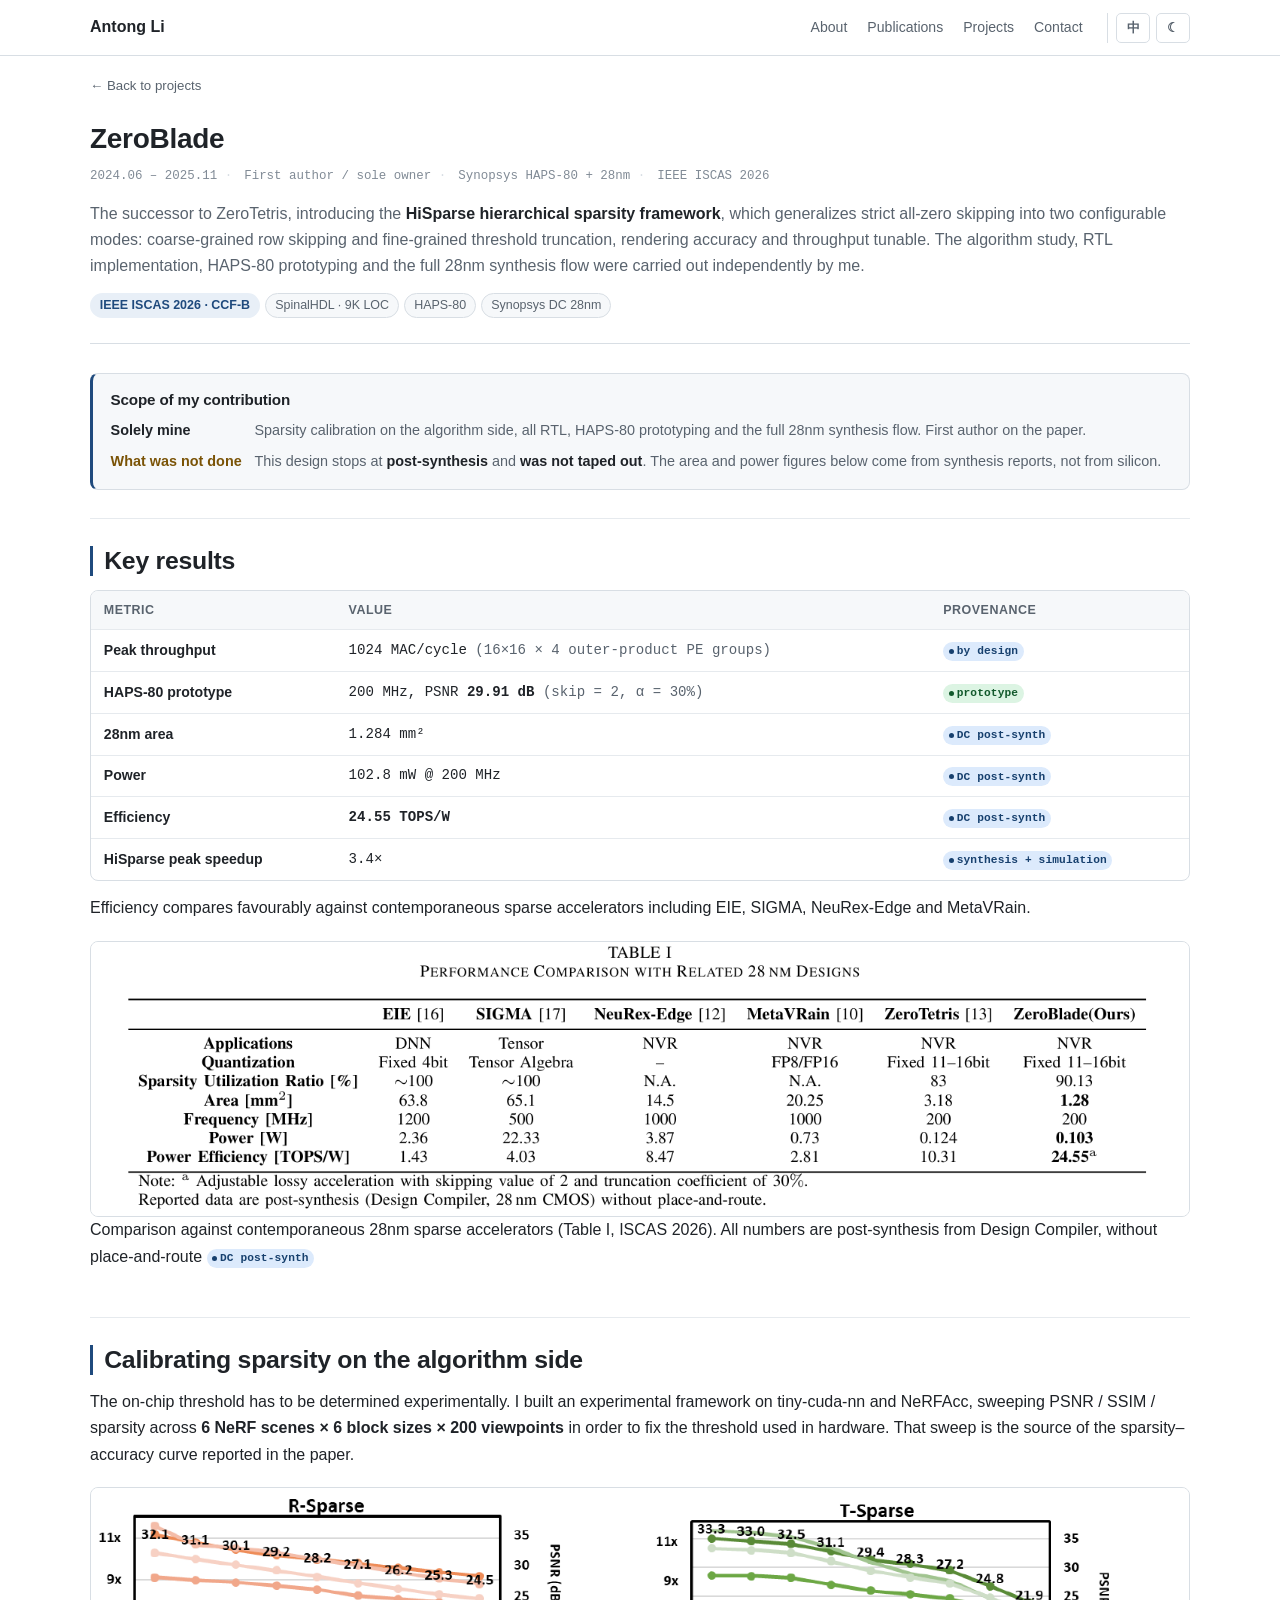
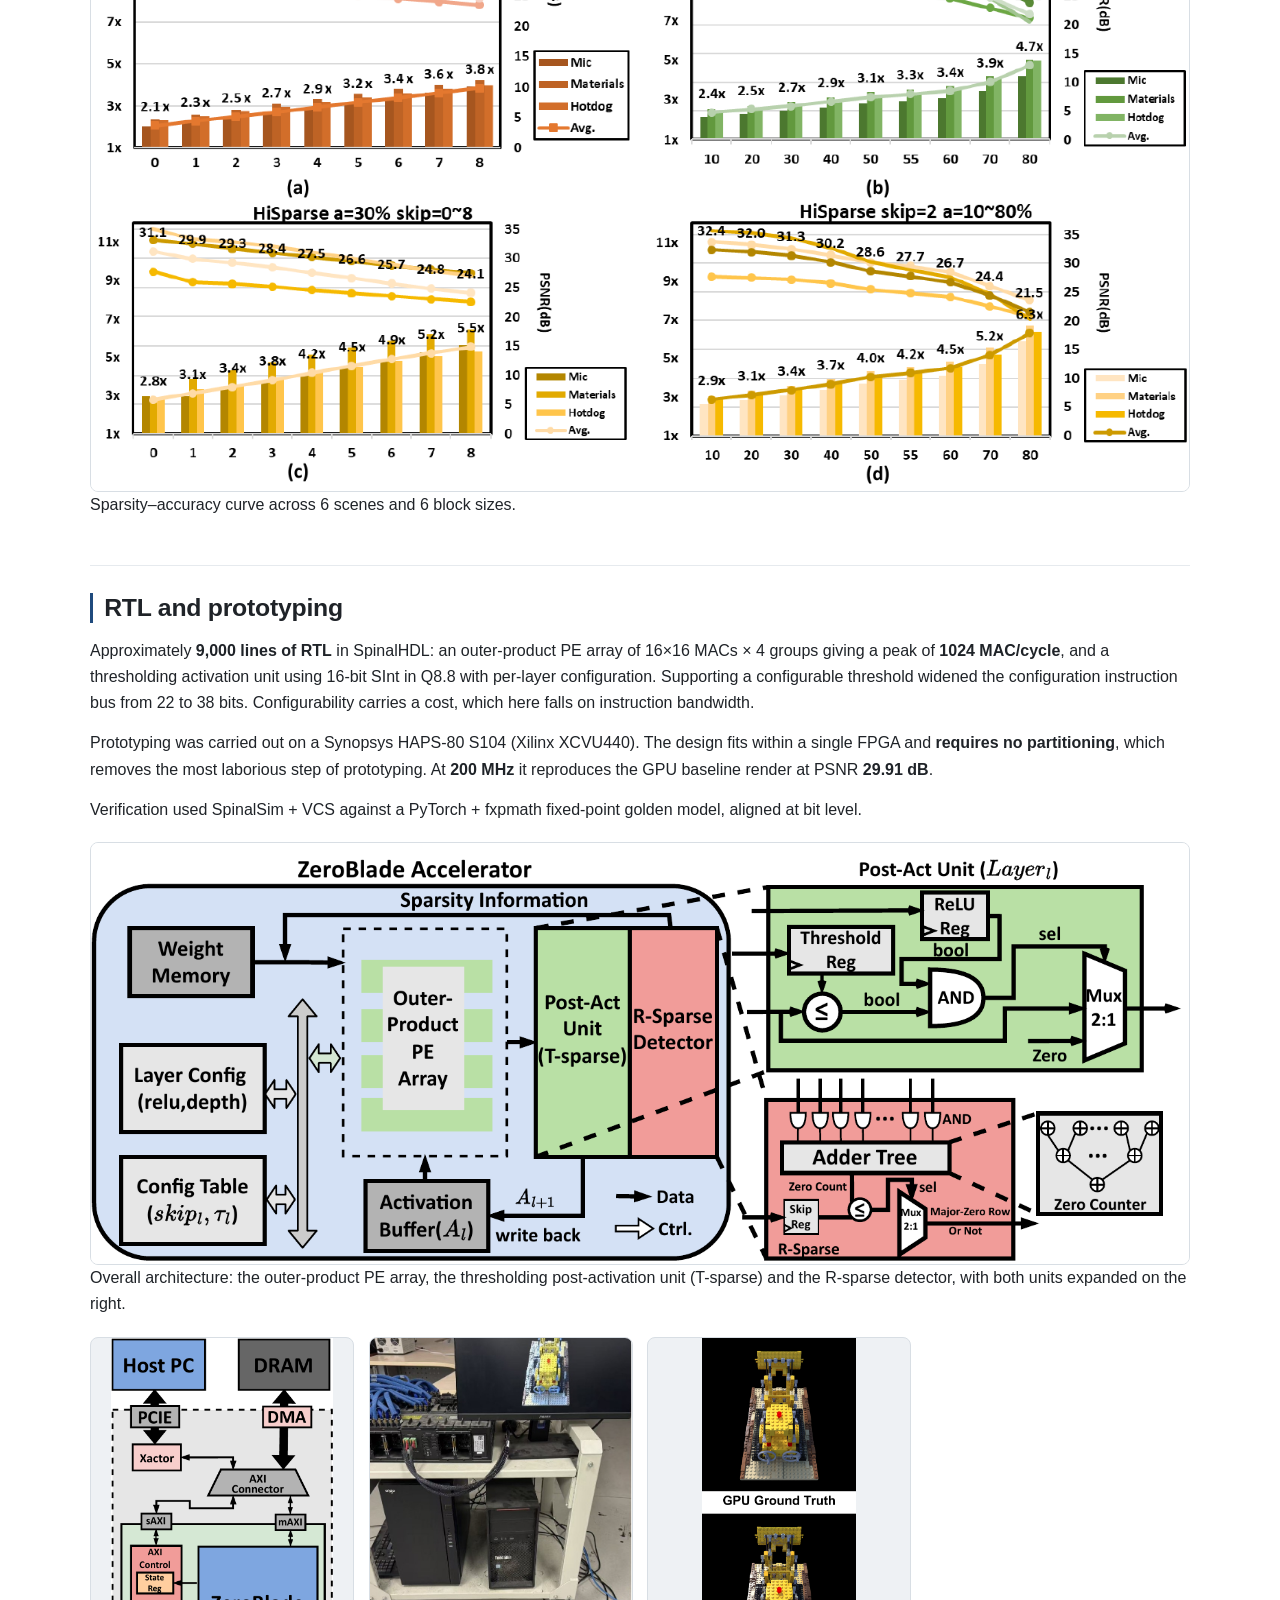
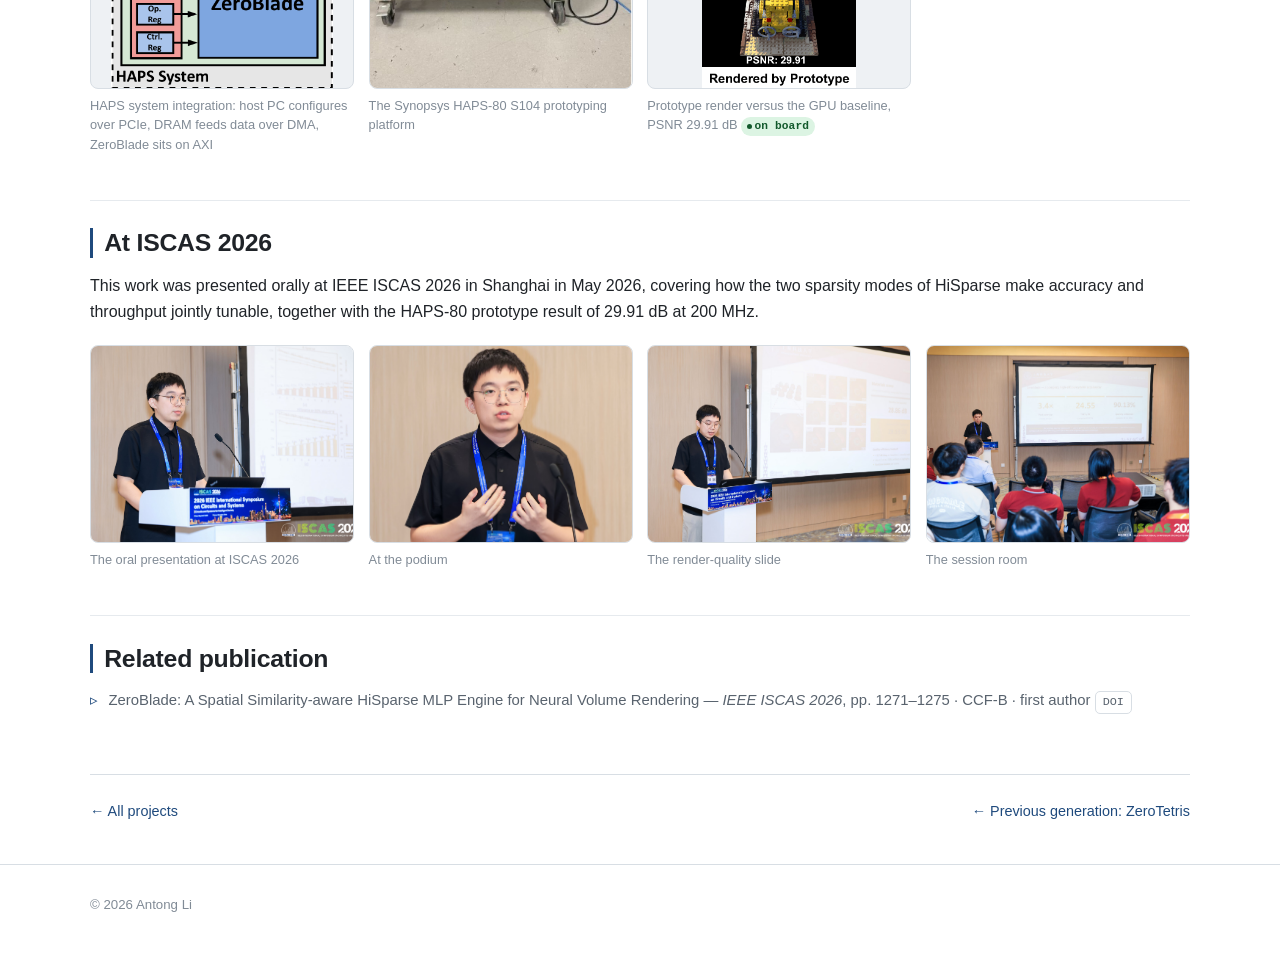
<file: projects/zeroblade.html>
<!DOCTYPE html>
<html lang="zh-CN" data-lang="zh">
<head>
<meta charset="utf-8">
<meta name="viewport" content="width=device-width, initial-scale=1">
<title>ZeroBlade — HiSparse 层级稀疏 MLP 加速器 · 李安童 Antong Li</title>
<meta name="description" content="ZeroBlade：ZeroTetris 的下一代设计，提出 HiSparse 层级稀疏框架。完成算法实验、RTL 实现、HAPS-80 原型验证与 28nm 综合全流程，发表于 IEEE ISCAS 2026。">
<meta name="color-scheme" content="light dark">

<link rel="icon" href="../assets/img/favicon.svg" type="image/svg+xml">
<meta property="og:image" content="https://bighead-liat.github.io/assets/img/og-card.png">
<meta property="og:image:width" content="1200">
<meta property="og:image:height" content="630">
<meta name="twitter:card" content="summary_large_image">

<link rel="stylesheet" href="../assets/css/base.css">
<link rel="stylesheet" href="../assets/css/layout.css">
<link rel="stylesheet" href="../assets/css/components.css">

<script>
(function () {
  var d = document.documentElement;
  try {
    var l = localStorage.getItem('liat-site-lang');
    if (l !== 'zh' && l !== 'en') l = /^zh\b/i.test(navigator.language || '') ? 'zh' : 'en';
    d.setAttribute('data-lang', l);
    d.setAttribute('lang', l === 'zh' ? 'zh-CN' : 'en');
    var t = localStorage.getItem('liat-site-theme');
    if (t !== 'light' && t !== 'dark') {
      t = window.matchMedia && window.matchMedia('(prefers-color-scheme: dark)').matches ? 'dark' : 'light';
    }
    d.setAttribute('data-theme', t);
  } catch (e) { d.setAttribute('data-theme', 'light'); }
})();
</script>
</head>

<body>

<a class="skip-link" href="#main"><span data-lang="zh">跳到主内容</span><span data-lang="en">Skip to content</span></a>

<nav class="nav">
  <div class="wrap nav__inner">
    <a class="nav__brand" href="../index.html"><span data-lang="zh">李安童</span><span data-lang="en">Antong Li</span></a>
    <div class="nav__links">
      <a href="../index.html#about"><span data-lang="zh">简介</span><span data-lang="en">About</span></a>
      <a href="../index.html#publications"><span data-lang="zh">论文</span><span data-lang="en">Publications</span></a>
      <a href="../index.html#projects"><span data-lang="zh">项目</span><span data-lang="en">Projects</span></a>
      <a href="../index.html#contact"><span data-lang="zh">联系</span><span data-lang="en">Contact</span></a>
    </div>
    <div class="nav__tools">
      <button class="icon-btn" id="lang-toggle" type="button" aria-label="Switch language">EN</button>
      <button class="icon-btn" id="theme-toggle" type="button" aria-label="Switch theme">☾</button>
    </div>
  </div>
</nav>

<main id="main">
<div class="wrap">

  <p class="crumb">
    <a href="../index.html#projects"><span data-lang="zh">← 返回项目列表</span><span data-lang="en">← Back to projects</span></a>
  </p>

  <header class="page-head">
    <h1>ZeroBlade</h1>
    <div class="page-head__meta">
      <span>2024.06 – 2025.11</span>
      <span data-lang="zh">第一作者 / 独立负责</span><span data-lang="en">First author / sole owner</span>
      <span>Synopsys HAPS-80 + 28nm</span>
      <span>IEEE ISCAS 2026</span>
    </div>
    <p class="page-head__lede">
      <span data-lang="zh">ZeroTetris 的下一代设计，提出 <strong>HiSparse 层级稀疏框架</strong>，将原先严格的全零跳过推广为可配置的粗粒度行跳过与细粒度阈值截断双模式，使精度与吞吐成为可调参数。算法实验、RTL 实现、HAPS-80 原型验证与 28nm 综合全流程均由本人独立完成。</span>
      <span data-lang="en">The successor to ZeroTetris, introducing the <strong>HiSparse hierarchical sparsity framework</strong>, which generalizes strict all-zero skipping into two configurable modes: coarse-grained row skipping and fine-grained threshold truncation, rendering accuracy and throughput tunable. The algorithm study, RTL implementation, HAPS-80 prototyping and the full 28nm synthesis flow were carried out independently by me.</span>
    </p>
    <div class="tag-row">
      <span class="tag tag--accent">IEEE ISCAS 2026 · CCF-B</span>
      <span class="tag">SpinalHDL · 9K LOC</span>
      <span class="tag">HAPS-80</span>
      <span class="tag">Synopsys DC 28nm</span>
    </div>
  </header>

  <section class="psection" style="border-top:0;padding-top:0">
    <div class="scope">
      <h3><span data-lang="zh">我的边界</span><span data-lang="en">Scope of my contribution</span></h3>
      <dl>
        <dt><span data-lang="zh">独立完成</span><span data-lang="en">Solely mine</span></dt>
        <dd>
          <span data-lang="zh">算法侧稀疏度标定、全部 RTL、HAPS-80 原型验证、28nm 综合全流程。论文第一作者。</span>
          <span data-lang="en">Sparsity calibration on the algorithm side, all RTL, HAPS-80 prototyping and the full 28nm synthesis flow. First author on the paper.</span>
        </dd>
        <dt class="is-out"><span data-lang="zh">未做的部分</span><span data-lang="en">What was not done</span></dt>
        <dd>
          <span data-lang="zh">本设计止于 <strong>post-synthesis</strong>，<strong>没有流片</strong>。下面的面积与功耗数字来自综合报告，不是硅上实测。</span>
          <span data-lang="en">This design stops at <strong>post-synthesis</strong> and <strong>was not taped out</strong>. The area and power figures below come from synthesis reports, not from silicon.</span>
        </dd>
      </dl>
    </div>
  </section>

  <section class="psection" id="results">
    <h2><span data-lang="zh">关键结果</span><span data-lang="en">Key results</span></h2>

    <div class="table-wrap">
      <table class="data">
        <thead>
          <tr>
            <th><span data-lang="zh">指标</span><span data-lang="en">Metric</span></th>
            <th><span data-lang="zh">数值</span><span data-lang="en">Value</span></th>
            <th><span data-lang="zh">口径</span><span data-lang="en">Provenance</span></th>
          </tr>
        </thead>
        <tbody>
          <tr>
            <td><span data-lang="zh">峰值算力</span><span data-lang="en">Peak throughput</span></td>
            <td class="n">1024 MAC/cycle <span class="muted">(16×16 × 4 <span data-lang="zh">组外积 PE 阵列</span><span data-lang="en">outer-product PE groups</span>)</span></td>
            <td><span class="badge badge--synth"><span data-lang="zh">设计指标</span><span data-lang="en">by design</span></span></td>
          </tr>
          <tr>
            <td><span data-lang="zh">HAPS-80 原型</span><span data-lang="en">HAPS-80 prototype</span></td>
            <td class="n">200 MHz, PSNR <strong>29.91 dB</strong> <span class="muted">(skip = 2, α = 30%)</span></td>
            <td><span class="badge badge--silicon"><span data-lang="zh">原型实测</span><span data-lang="en">prototype</span></span></td>
          </tr>
          <tr>
            <td><span data-lang="zh">28nm 面积</span><span data-lang="en">28nm area</span></td>
            <td class="n">1.284 mm²</td>
            <td><span class="badge badge--synth">DC post-synth</span></td>
          </tr>
          <tr>
            <td><span data-lang="zh">功耗</span><span data-lang="en">Power</span></td>
            <td class="n">102.8 mW @ 200 MHz</td>
            <td><span class="badge badge--synth">DC post-synth</span></td>
          </tr>
          <tr>
            <td><span data-lang="zh">能效</span><span data-lang="en">Efficiency</span></td>
            <td class="n"><strong>24.55 TOPS/W</strong></td>
            <td><span class="badge badge--synth">DC post-synth</span></td>
          </tr>
          <tr>
            <td><span data-lang="zh">HiSparse 峰值加速</span><span data-lang="en">HiSparse peak speedup</span></td>
            <td class="n">3.4×</td>
            <td><span class="badge badge--synth"><span data-lang="zh">综合 + 仿真</span><span data-lang="en">synthesis + simulation</span></span></td>
          </tr>
        </tbody>
      </table>
    </div>

    <p style="margin-top:.9rem">
      <span data-lang="zh">能效优于 EIE、SIGMA、NeuRex-Edge、MetaVRain 等同代稀疏加速器。</span>
      <span data-lang="en">Efficiency compares favourably against contemporaneous sparse accelerators including EIE, SIGMA, NeuRex-Edge and MetaVRain.</span>
    </p>

    <figure class="figure-wide">
      <img src="../assets/img/projects/zeroblade/efficiency-compare.png" width="2920" height="730" loading="lazy"
           data-lightbox alt="Performance comparison with related 28nm designs">
      <figcaption>
        <span data-lang="zh">与同代 28nm 稀疏加速器的对比（ISCAS 2026 表 I）。全部为 Design Compiler 综合后数据，未做 place-and-route <span class="badge badge--synth">DC post-synth</span></span>
        <span data-lang="en">Comparison against contemporaneous 28nm sparse accelerators (Table I, ISCAS 2026). All numbers are post-synthesis from Design Compiler, without place-and-route <span class="badge badge--synth">DC post-synth</span></span>
      </figcaption>
    </figure>
  </section>

  <section class="psection" id="algo">
    <h2><span data-lang="zh">算法侧稀疏度标定</span><span data-lang="en">Calibrating sparsity on the algorithm side</span></h2>
    <p>
      <span data-lang="zh">硬件阈值的取值需由实验确定。基于 tiny-cuda-nn 与 NeRFAcc 搭建实验框架，在 <strong>6 个 NeRF 场景 × 6 档 block_size × 200 个视角</strong>上扫描 PSNR / SSIM / 稀疏率，据此确定芯片端阈值。论文中的稀疏率-精度曲线即来自这组数据。</span>
      <span data-lang="en">The on-chip threshold has to be determined experimentally. I built an experimental framework on tiny-cuda-nn and NeRFAcc, sweeping PSNR / SSIM / sparsity across <strong>6 NeRF scenes × 6 block sizes × 200 viewpoints</strong> in order to fix the threshold used in hardware. That sweep is the source of the sparsity–accuracy curve reported in the paper.</span>
    </p>

    <figure class="figure-wide">
      <img src="../assets/img/projects/zeroblade/sparsity-psnr.png" width="1400" height="769" loading="lazy"
           data-lightbox alt="Sparsity vs accuracy">
      <figcaption>
        <span data-lang="zh">稀疏率-精度曲线（6 场景 × 6 档 block_size）。</span>
        <span data-lang="en">Sparsity–accuracy curve across 6 scenes and 6 block sizes.</span>
      </figcaption>
    </figure>
  </section>

  <section class="psection" id="rtl">
    <h2><span data-lang="zh">RTL 与原型验证</span><span data-lang="en">RTL and prototyping</span></h2>
    <p>
      <span data-lang="zh">以 SpinalHDL 实现约 <strong>9000 行 RTL</strong>：外积 PE 阵列为 16×16 MAC × 4 组，峰值 <strong>1024 MAC/cycle</strong>；阈值化激活单元采用 16 bit SInt、Q8.8 定点，支持 per-layer 独立配置。为支持可配置阈值，配置指令总线由 22 bit 扩展至 38 bit。可配置性存在代价，此处体现为指令带宽的增加。</span>
      <span data-lang="en">Approximately <strong>9,000 lines of RTL</strong> in SpinalHDL: an outer-product PE array of 16×16 MACs × 4 groups giving a peak of <strong>1024 MAC/cycle</strong>, and a thresholding activation unit using 16-bit SInt in Q8.8 with per-layer configuration. Supporting a configurable threshold widened the configuration instruction bus from 22 to 38 bits. Configurability carries a cost, which here falls on instruction bandwidth.</span>
    </p>
    <p>
      <span data-lang="zh">在 Synopsys HAPS-80 S104（Xilinx XCVU440）上完成原型化。设计规模可在单片 FPGA 内容纳，<strong>无需 partitioning</strong>，从而避免了原型验证中最繁琐的环节。在 <strong>200 MHz</strong> 下复现 GPU 基线渲染，PSNR 为 <strong>29.91 dB</strong>。</span>
      <span data-lang="en">Prototyping was carried out on a Synopsys HAPS-80 S104 (Xilinx XCVU440). The design fits within a single FPGA and <strong>requires no partitioning</strong>, which removes the most laborious step of prototyping. At <strong>200 MHz</strong> it reproduces the GPU baseline render at PSNR <strong>29.91 dB</strong>.</span>
    </p>
    <p>
      <span data-lang="zh">验证采用 SpinalSim + VCS 仿真，配合 PyTorch + fxpmath 定点 golden，做到 bit-level 对齐。</span>
      <span data-lang="en">Verification used SpinalSim + VCS against a PyTorch + fxpmath fixed-point golden model, aligned at bit level.</span>
    </p>

    <figure class="figure-wide">
      <img src="../assets/img/projects/zeroblade/arch.png" width="1600" height="613" loading="lazy"
           data-lightbox alt="ZeroBlade architecture">
      <figcaption>
        <span data-lang="zh">整体架构：外积 PE 阵列、阈值化 Post-Act Unit（T-sparse）与 R-Sparse Detector；右侧为两个单元的展开。</span>
        <span data-lang="en">Overall architecture: the outer-product PE array, the thresholding post-activation unit (T-sparse) and the R-sparse detector, with both units expanded on the right.</span>
      </figcaption>
    </figure>

    <div class="gallery">
      <figure>
        <img class="img--tall img--fit" src="../assets/img/projects/zeroblade/haps-system.png" width="736" height="1160" loading="lazy"
             data-lightbox alt="HAPS system integration">
        <figcaption><span data-lang="zh">HAPS 系统集成：Host PC 经 PCIe 配置，DRAM 经 DMA 供数，ZeroBlade 挂在 AXI 上</span><span data-lang="en">HAPS system integration: host PC configures over PCIe, DRAM feeds data over DMA, ZeroBlade sits on AXI</span></figcaption>
      </figure>
      <figure>
        <img class="img--tall" src="../assets/img/projects/zeroblade/haps80.jpg" width="699" height="1160" loading="lazy"
             data-lightbox alt="HAPS-80 prototyping platform">
        <figcaption><span data-lang="zh">Synopsys HAPS-80 S104 原型平台</span><span data-lang="en">The Synopsys HAPS-80 S104 prototyping platform</span></figcaption>
      </figure>
      <figure>
        <img class="img--tall img--fit" src="../assets/img/projects/zeroblade/render-compare.png" width="509" height="1160" loading="lazy"
             data-lightbox alt="Prototype render versus GPU ground truth">
        <figcaption>
          <span data-lang="zh">原型渲染结果与 GPU 基线对比，PSNR 29.91 dB <span class="badge badge--silicon"><span data-lang="zh">上板</span><span data-lang="en">on board</span></span></span>
          <span data-lang="en">Prototype render versus the GPU baseline, PSNR 29.91 dB <span class="badge badge--silicon"><span data-lang="zh">上板</span><span data-lang="en">on board</span></span></span>
        </figcaption>
      </figure>
    </div>
  </section>

  <!-- ---------- ISCAS 2026 现场 ---------- -->
  <section class="psection" id="talk">
    <h2><span data-lang="zh">ISCAS 2026 现场</span><span data-lang="en">At ISCAS 2026</span></h2>
    <p>
      <span data-lang="zh">本工作于 2026 年 5 月在上海举行的 IEEE ISCAS 2026 上作口头报告，内容涵盖 HiSparse 两档稀疏模式对精度与吞吐的可调性，以及 HAPS-80 原型在 200 MHz 下 29.91 dB 的复现结果。</span>
      <span data-lang="en">This work was presented orally at IEEE ISCAS 2026 in Shanghai in May 2026, covering how the two sparsity modes of HiSparse make accuracy and throughput jointly tunable, together with the HAPS-80 prototype result of 29.91 dB at 200 MHz.</span>
    </p>

    <div class="gallery">
      <figure>
        <img src="../assets/img/projects/zeroblade/iscas2026-talk.jpg" width="1600" height="1067" loading="lazy"
             data-lightbox alt="Oral presentation at IEEE ISCAS 2026">
        <figcaption><span data-lang="zh">ISCAS 2026 口头报告</span><span data-lang="en">The oral presentation at ISCAS 2026</span></figcaption>
      </figure>
      <figure>
        <img src="../assets/img/projects/zeroblade/iscas2026-speaker.jpg" width="1067" height="1600" loading="lazy"
             data-lightbox alt="Speaking at the podium">
        <figcaption><span data-lang="zh">讲台上</span><span data-lang="en">At the podium</span></figcaption>
      </figure>
      <figure>
        <img src="../assets/img/projects/zeroblade/iscas2026-slide.jpg" width="1600" height="1067" loading="lazy"
             data-lightbox alt="Render quality slide">
        <figcaption><span data-lang="zh">渲染质量一页</span><span data-lang="en">The render-quality slide</span></figcaption>
      </figure>
      <figure>
        <img src="../assets/img/projects/zeroblade/iscas2026-room.jpg" width="1600" height="1067" loading="lazy"
             data-lightbox alt="Session room during the talk">
        <figcaption><span data-lang="zh">报告会场</span><span data-lang="en">The session room</span></figcaption>
      </figure>
    </div>
  </section>

  <section class="psection" id="papers">
    <h2><span data-lang="zh">相关论文</span><span data-lang="en">Related publication</span></h2>
    <ul class="plist">
      <li>
        ZeroBlade: A Spatial Similarity-aware HiSparse MLP Engine for Neural Volume Rendering —
        <em>IEEE ISCAS 2026</em>, pp. 1271–1275
        <span data-lang="zh"> · CCF-B · 第一作者</span><span data-lang="en"> · CCF-B · first author</span>
        <a class="btn-mini" href="https://doi.org/10.1109/ISCAS66217.2026.11562197" rel="noopener">DOI</a>
      </li>
    </ul>
  </section>

  <nav class="pnav">
    <a href="../index.html#projects"><span data-lang="zh">← 全部项目</span><span data-lang="en">← All projects</span></a>
    <a href="zerotetris.html"><span data-lang="zh">← 上一代设计：ZeroTetris</span><span data-lang="en">← Previous generation: ZeroTetris</span></a>
  </nav>

</div>
</main>

<footer class="footer">
  <div class="wrap footer__inner">
    <span>© <span id="year">2026</span> <span data-lang="zh">李安童 Antong Li</span><span data-lang="en">Antong Li</span></span>
  </div>
</footer>

<script src="../assets/js/site.js" defer></script>
<script src="../assets/js/lightbox.js" defer></script>
</body>
</html>
</file>
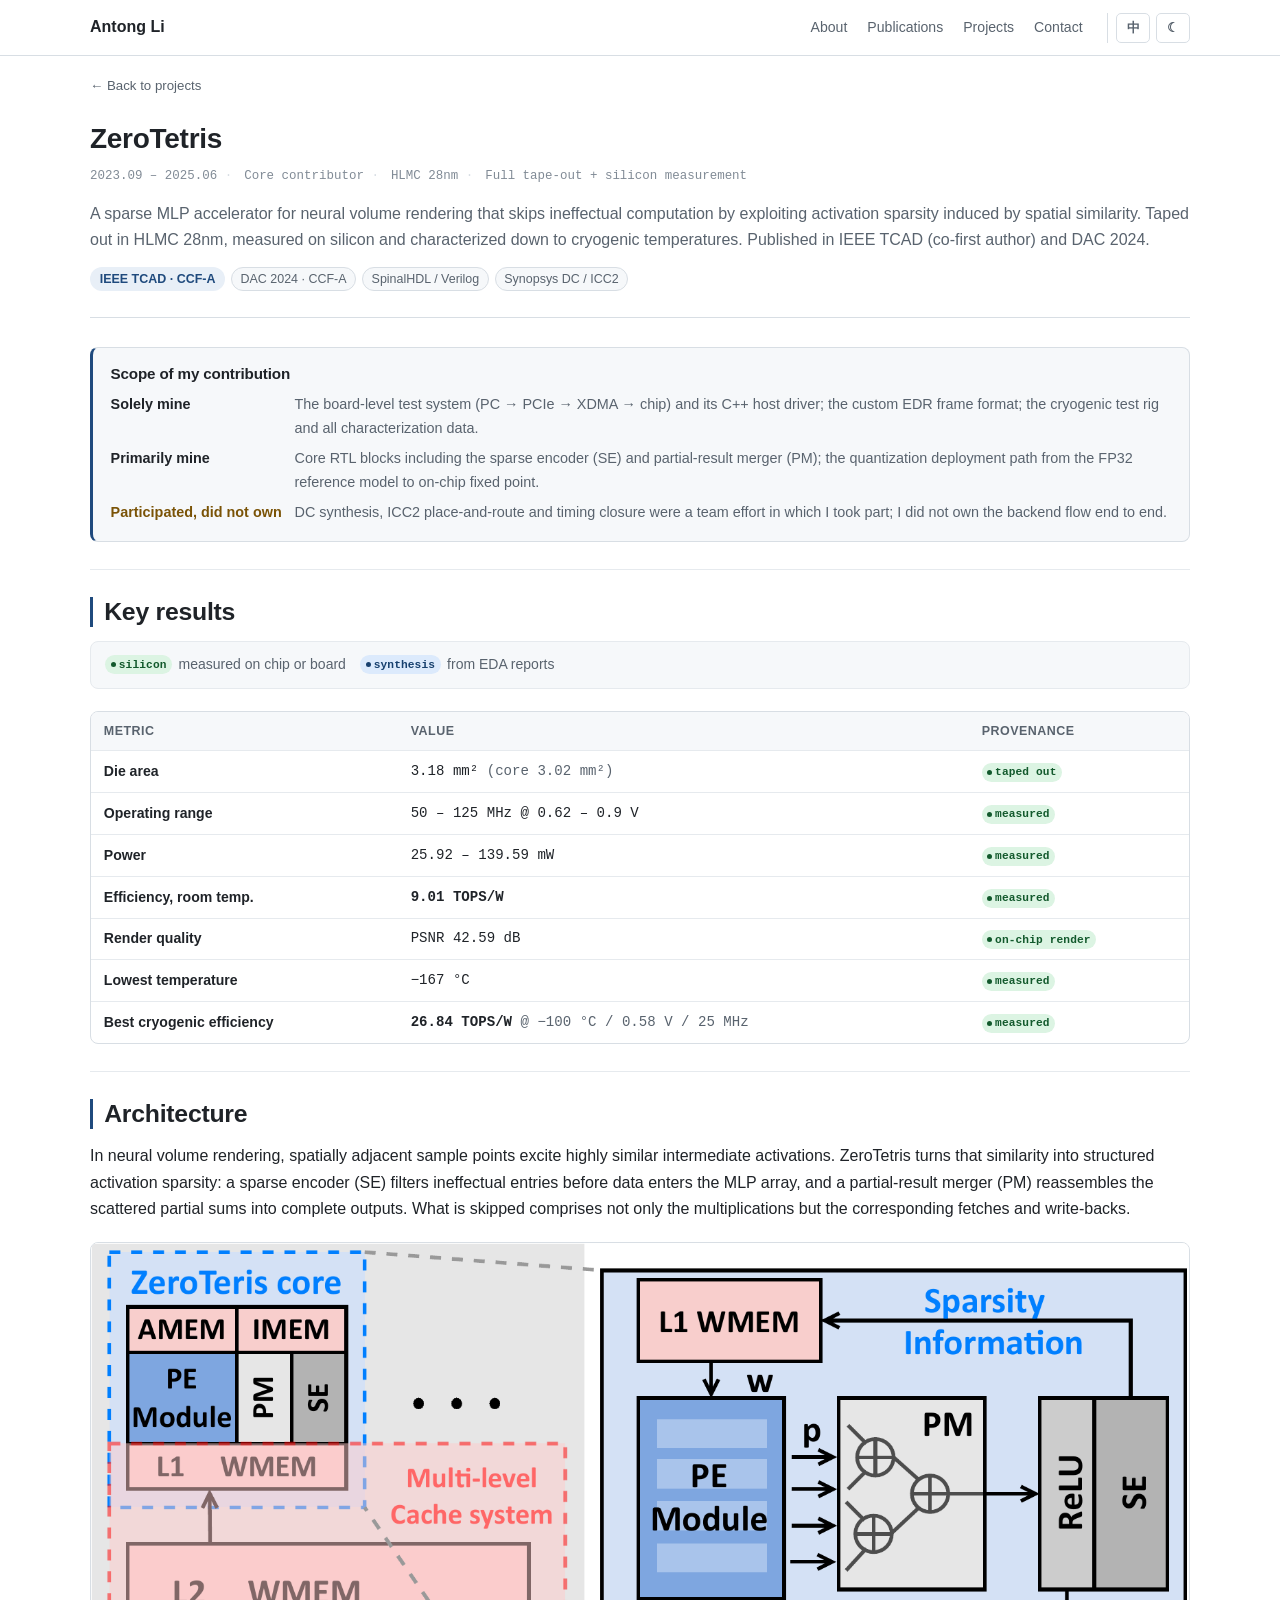
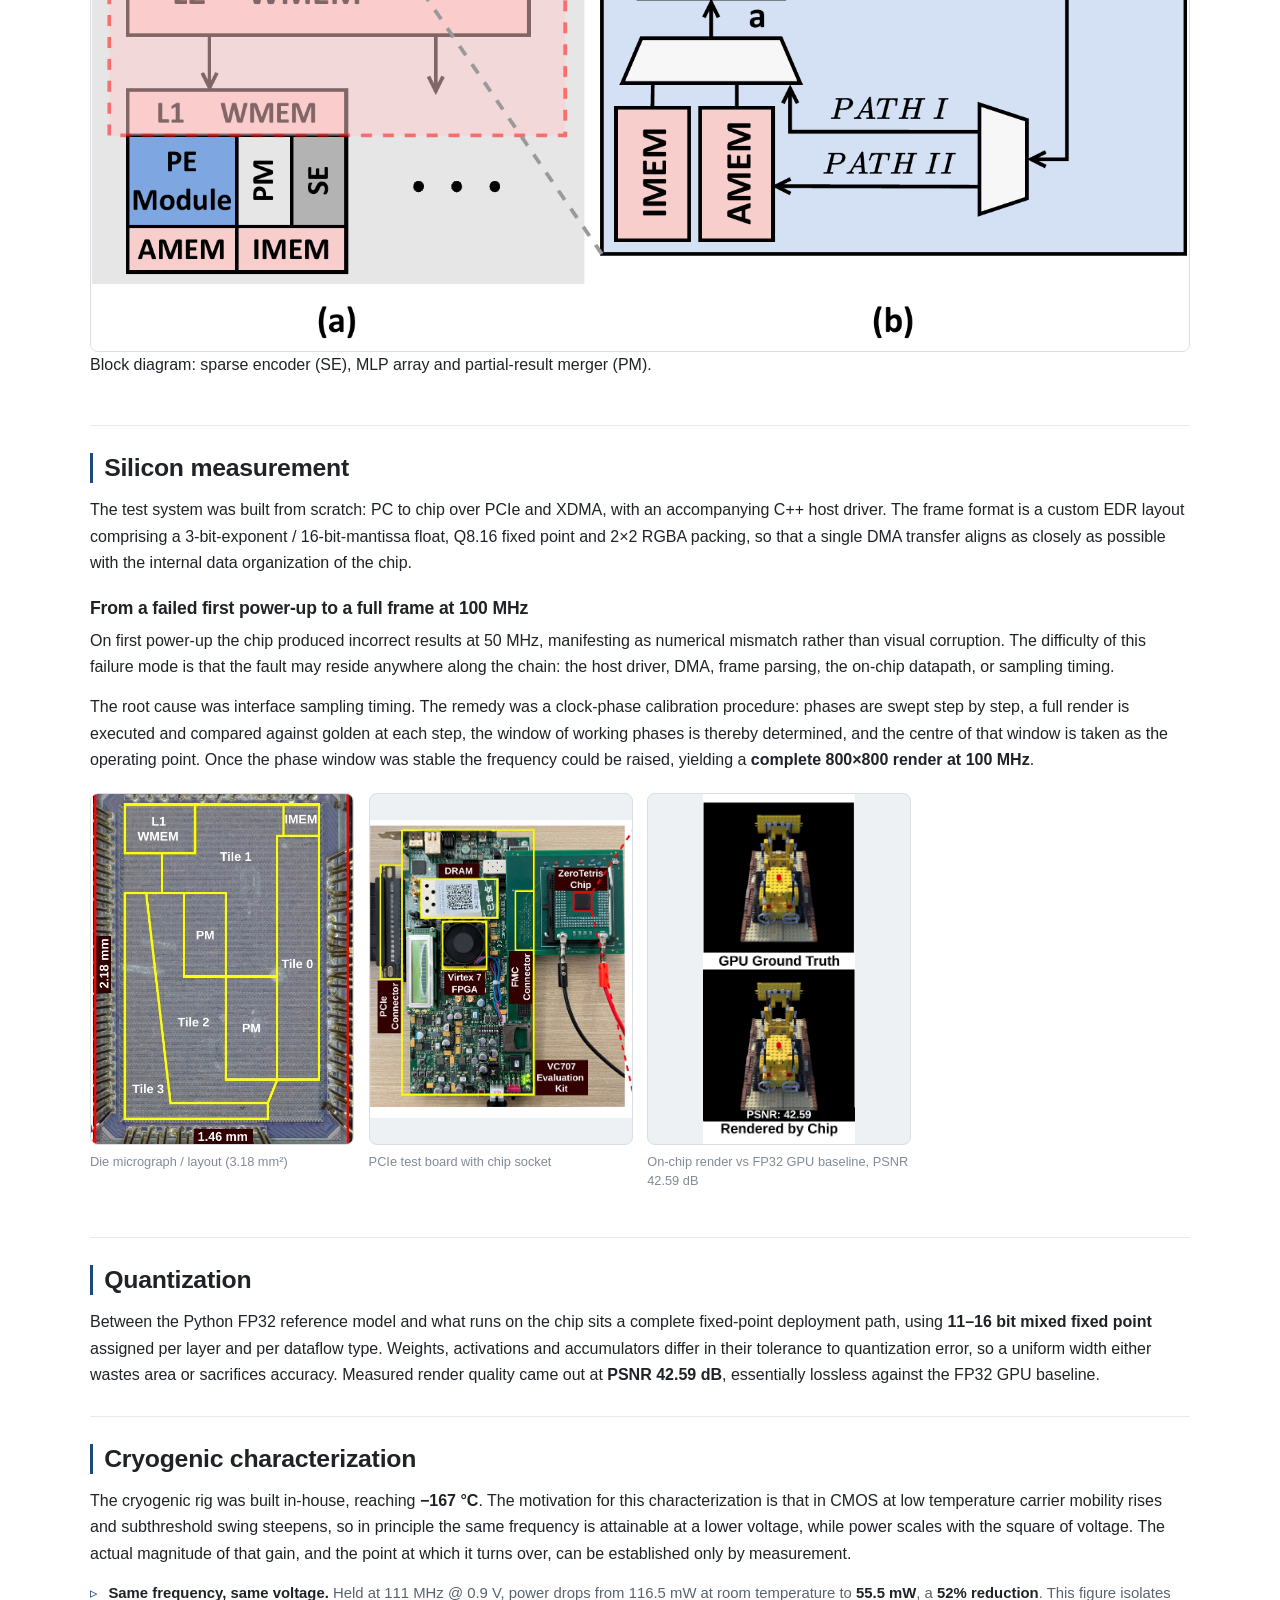
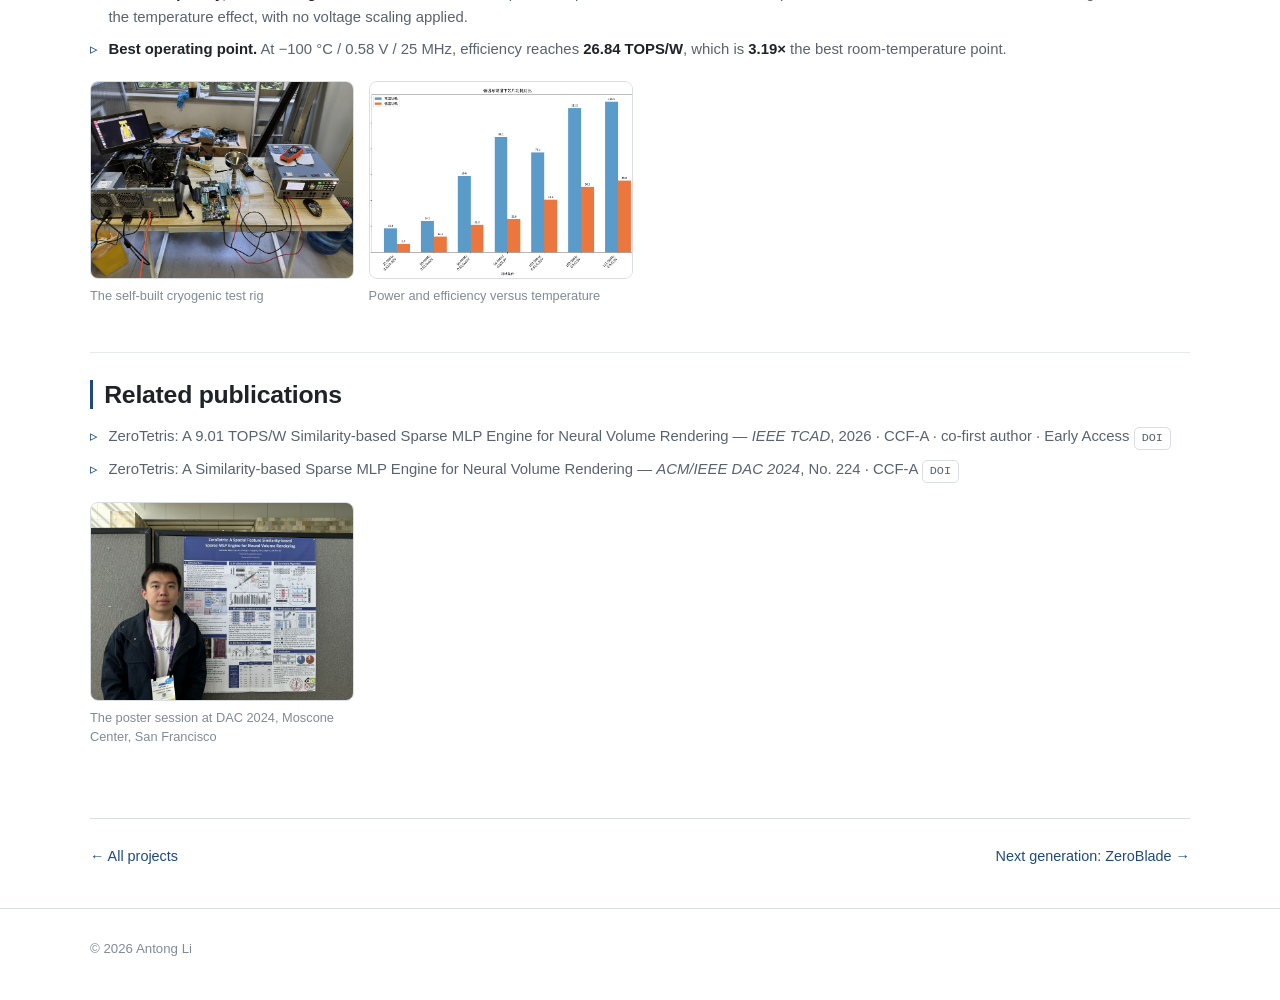
<file: projects/zerotetris.html>
<!DOCTYPE html>
<html lang="zh-CN" data-lang="zh">
<head>
<meta charset="utf-8">
<meta name="viewport" content="width=device-width, initial-scale=1">
<title>ZeroTetris — HLMC 28nm 流片 · 李安童 Antong Li</title>
<meta name="description" content="ZeroTetris：面向神经体渲染的相似性驱动稀疏 MLP 加速器。HLMC 28nm 全流程流片、芯片实测与深低温表征。">
<meta name="color-scheme" content="light dark">

<link rel="icon" href="../assets/img/favicon.svg" type="image/svg+xml">
<meta property="og:image" content="https://bighead-liat.github.io/assets/img/og-card.png">
<meta property="og:image:width" content="1200">
<meta property="og:image:height" content="630">
<meta name="twitter:card" content="summary_large_image">

<link rel="stylesheet" href="../assets/css/base.css">
<link rel="stylesheet" href="../assets/css/layout.css">
<link rel="stylesheet" href="../assets/css/components.css">

<script>
(function () {
  var d = document.documentElement;
  try {
    var l = localStorage.getItem('liat-site-lang');
    if (l !== 'zh' && l !== 'en') l = /^zh\b/i.test(navigator.language || '') ? 'zh' : 'en';
    d.setAttribute('data-lang', l);
    d.setAttribute('lang', l === 'zh' ? 'zh-CN' : 'en');
    var t = localStorage.getItem('liat-site-theme');
    if (t !== 'light' && t !== 'dark') {
      t = window.matchMedia && window.matchMedia('(prefers-color-scheme: dark)').matches ? 'dark' : 'light';
    }
    d.setAttribute('data-theme', t);
  } catch (e) { d.setAttribute('data-theme', 'light'); }
})();
</script>
</head>

<body>

<a class="skip-link" href="#main"><span data-lang="zh">跳到主内容</span><span data-lang="en">Skip to content</span></a>

<nav class="nav">
  <div class="wrap nav__inner">
    <a class="nav__brand" href="../index.html"><span data-lang="zh">李安童</span><span data-lang="en">Antong Li</span></a>
    <div class="nav__links">
      <a href="../index.html#about"><span data-lang="zh">简介</span><span data-lang="en">About</span></a>
      <a href="../index.html#publications"><span data-lang="zh">论文</span><span data-lang="en">Publications</span></a>
      <a href="../index.html#projects"><span data-lang="zh">项目</span><span data-lang="en">Projects</span></a>
      <a href="../index.html#contact"><span data-lang="zh">联系</span><span data-lang="en">Contact</span></a>
    </div>
    <div class="nav__tools">
      <button class="icon-btn" id="lang-toggle" type="button" aria-label="Switch language">EN</button>
      <button class="icon-btn" id="theme-toggle" type="button" aria-label="Switch theme">☾</button>
    </div>
  </div>
</nav>

<main id="main">
<div class="wrap">

  <p class="crumb">
    <a href="../index.html#projects"><span data-lang="zh">← 返回项目列表</span><span data-lang="en">← Back to projects</span></a>
  </p>

  <header class="page-head">
    <h1>ZeroTetris</h1>
    <div class="page-head__meta">
      <span>2023.09 – 2025.06</span>
      <span data-lang="zh">核心成员</span><span data-lang="en">Core contributor</span>
      <span>HLMC 28nm</span>
      <span data-lang="zh">全流程流片 + 芯片实测</span><span data-lang="en">Full tape-out + silicon measurement</span>
    </div>
    <p class="page-head__lede">
      <span data-lang="zh">面向神经体渲染的稀疏 MLP 加速器，利用空间相似性引发的激活稀疏跳过无效计算。完成 HLMC 28nm 全流程流片、芯片实测与深低温表征，成果发表于 IEEE TCAD（共同第一作者）与 DAC 2024。</span>
      <span data-lang="en">A sparse MLP accelerator for neural volume rendering that skips ineffectual computation by exploiting activation sparsity induced by spatial similarity. Taped out in HLMC 28nm, measured on silicon and characterized down to cryogenic temperatures. Published in IEEE TCAD (co-first author) and DAC 2024.</span>
    </p>
    <div class="tag-row">
      <span class="tag tag--accent" data-lang="zh">IEEE TCAD · CCF-A</span>
      <span class="tag tag--accent" data-lang="en">IEEE TCAD · CCF-A</span>
      <span class="tag">DAC 2024 · CCF-A</span>
      <span class="tag">SpinalHDL / Verilog</span>
      <span class="tag">Synopsys DC / ICC2</span>
    </div>
  </header>

  <!-- ---------- 我的边界 ---------- -->
  <section class="psection" style="border-top:0;padding-top:0">
    <div class="scope">
      <h3>
        <span data-lang="zh">我的边界</span><span data-lang="en">Scope of my contribution</span>
      </h3>
      <dl>
        <dt><span data-lang="zh">独立完成</span><span data-lang="en">Solely mine</span></dt>
        <dd>
          <span data-lang="zh">板级测试系统（PC → PCIe → XDMA → 芯片）与 C++ 主机驱动；自定义 EDR 帧格式；深低温测试平台搭建与全部表征数据。</span>
          <span data-lang="en">The board-level test system (PC → PCIe → XDMA → chip) and its C++ host driver; the custom EDR frame format; the cryogenic test rig and all characterization data.</span>
        </dd>

        <dt><span data-lang="zh">主要负责</span><span data-lang="en">Primarily mine</span></dt>
        <dd>
          <span data-lang="zh">稀疏编码器 (SE) 与部分结果合并器 (PM) 等核心 RTL 模块；从 FP32 参考模型到芯片端定点的量化部署链路。</span>
          <span data-lang="en">Core RTL blocks including the sparse encoder (SE) and partial-result merger (PM); the quantization deployment path from the FP32 reference model to on-chip fixed point.</span>
        </dd>

        <dt class="is-out"><span data-lang="zh">参与而非主导</span><span data-lang="en">Participated, did not own</span></dt>
        <dd>
          <span data-lang="zh">Synopsys DC 综合、ICC2 布局布线与时序收敛为团队协作完成，本人参与其中，并非独立负责整个后端流程。</span>
          <span data-lang="en">DC synthesis, ICC2 place-and-route and timing closure were a team effort in which I took part; I did not own the backend flow end to end.</span>
        </dd>
      </dl>
    </div>
  </section>

  <!-- ---------- 关键结果 ---------- -->
  <section class="psection" id="results">
    <h2><span data-lang="zh">关键结果</span><span data-lang="en">Key results</span></h2>

    <div class="badge-legend">
      <span class="badge-legend__item"><span class="badge badge--silicon"><span data-lang="zh">硅上实测</span><span data-lang="en">silicon</span></span>
        <span class="small"><span data-lang="zh">芯片或板上测到的</span><span data-lang="en">measured on chip or board</span></span></span>
      <span class="badge-legend__item"><span class="badge badge--synth"><span data-lang="zh">综合报告</span><span data-lang="en">synthesis</span></span>
        <span class="small"><span data-lang="zh">EDA 工具报告</span><span data-lang="en">from EDA reports</span></span></span>
    </div>

    <div class="table-wrap">
      <table class="data">
        <thead>
          <tr>
            <th><span data-lang="zh">指标</span><span data-lang="en">Metric</span></th>
            <th><span data-lang="zh">数值</span><span data-lang="en">Value</span></th>
            <th><span data-lang="zh">口径</span><span data-lang="en">Provenance</span></th>
          </tr>
        </thead>
        <tbody>
          <tr>
            <td><span data-lang="zh">Die 面积</span><span data-lang="en">Die area</span></td>
            <td class="n">3.18 mm² <span class="muted">(core 3.02 mm²)</span></td>
            <td><span class="badge badge--silicon"><span data-lang="zh">流片</span><span data-lang="en">taped out</span></span></td>
          </tr>
          <tr>
            <td><span data-lang="zh">工作范围</span><span data-lang="en">Operating range</span></td>
            <td class="n">50 – 125 MHz @ 0.62 – 0.9 V</td>
            <td><span class="badge badge--silicon"><span data-lang="zh">实测</span><span data-lang="en">measured</span></span></td>
          </tr>
          <tr>
            <td><span data-lang="zh">功耗</span><span data-lang="en">Power</span></td>
            <td class="n">25.92 – 139.59 mW</td>
            <td><span class="badge badge--silicon"><span data-lang="zh">实测</span><span data-lang="en">measured</span></span></td>
          </tr>
          <tr>
            <td><span data-lang="zh">常温能效</span><span data-lang="en">Efficiency, room temp.</span></td>
            <td class="n"><strong>9.01 TOPS/W</strong></td>
            <td><span class="badge badge--silicon"><span data-lang="zh">实测</span><span data-lang="en">measured</span></span></td>
          </tr>
          <tr>
            <td><span data-lang="zh">渲染精度</span><span data-lang="en">Render quality</span></td>
            <td class="n">PSNR 42.59 dB</td>
            <td><span class="badge badge--silicon"><span data-lang="zh">芯片渲染</span><span data-lang="en">on-chip render</span></span></td>
          </tr>
          <tr>
            <td><span data-lang="zh">最低测试温度</span><span data-lang="en">Lowest temperature</span></td>
            <td class="n">−167 °C</td>
            <td><span class="badge badge--silicon"><span data-lang="zh">实测</span><span data-lang="en">measured</span></span></td>
          </tr>
          <tr>
            <td><span data-lang="zh">低温最优能效</span><span data-lang="en">Best cryogenic efficiency</span></td>
            <td class="n"><strong>26.84 TOPS/W</strong> <span class="muted">@ −100 °C / 0.58 V / 25 MHz</span></td>
            <td><span class="badge badge--silicon"><span data-lang="zh">实测</span><span data-lang="en">measured</span></span></td>
          </tr>
        </tbody>
      </table>
    </div>
  </section>

  <!-- ---------- 架构 ---------- -->
  <section class="psection" id="arch">
    <h2><span data-lang="zh">架构</span><span data-lang="en">Architecture</span></h2>
    <p>
      <span data-lang="zh">神经体渲染中，空间上相邻的采样点会激发高度相似的中间激活。ZeroTetris 把这种相似性转成结构化的激活稀疏，用稀疏编码器 (SE) 在数据进入 MLP 阵列前筛掉无效项，再由部分结果合并器 (PM) 把分散的部分和重新拼回完整输出。由此跳过的不仅是乘法运算，还包括相应的取数与写回操作。</span>
      <span data-lang="en">In neural volume rendering, spatially adjacent sample points excite highly similar intermediate activations. ZeroTetris turns that similarity into structured activation sparsity: a sparse encoder (SE) filters ineffectual entries before data enters the MLP array, and a partial-result merger (PM) reassembles the scattered partial sums into complete outputs. What is skipped comprises not only the multiplications but the corresponding fetches and write-backs.</span>
    </p>

    <figure class="figure-wide">
      <img src="../assets/img/projects/zerotetris/arch.png" width="1600" height="1032" loading="lazy"
           data-lightbox alt="ZeroTetris architecture block diagram">
      <figcaption>
        <span data-lang="zh">架构框图：稀疏编码器 (SE)、MLP 阵列与部分结果合并器 (PM)。</span>
        <span data-lang="en">Block diagram: sparse encoder (SE), MLP array and partial-result merger (PM).</span>
      </figcaption>
    </figure>
  </section>

  <!-- ---------- 芯片实测 ---------- -->
  <section class="psection" id="silicon">
    <h2><span data-lang="zh">芯片实测</span><span data-lang="en">Silicon measurement</span></h2>

    <p>
      <span data-lang="zh">测试系统由本人从零搭建：PC 经 PCIe 与 XDMA 直连芯片，主机侧配套 C++ 驱动。帧格式自定义了一套 EDR，包含 3 bit 指数加 16 bit 尾数的浮点、Q8.16 定点，以及 2×2 的 RGBA 打包，其目的是使单次 DMA 传输尽可能对齐芯片内部的数据组织方式。</span>
      <span data-lang="en">The test system was built from scratch: PC to chip over PCIe and XDMA, with an accompanying C++ host driver. The frame format is a custom EDR layout comprising a 3-bit-exponent / 16-bit-mantissa float, Q8.16 fixed point and 2×2 RGBA packing, so that a single DMA transfer aligns as closely as possible with the internal data organization of the chip.</span>
    </p>

    <!-- 视频待补：暂无可公开的演示片源。
         有片源后把下面这段取消注释，并按 MEDIA.md 的 ffmpeg 命令压制、生成 poster。
    <figure class="media-block">
      <video controls preload="none" width="1600" height="900"
             poster="../assets/video/zerotetris/chip-render-800.poster.jpg">
        <source src="../assets/video/zerotetris/chip-render-800.mp4" type="video/mp4">
      </video>
      <figcaption>
        <span data-lang="zh">芯片实测：100 MHz 下渲染出完整的 800×800 图像。</span>
        <span data-lang="en">Chip under test: a full 800×800 image rendered at 100 MHz.</span>
      </figcaption>
    </figure>
    -->

    <h3><span data-lang="zh">从首次上电失败到 100 MHz 整图渲染</span><span data-lang="en">From a failed first power-up to a full frame at 100 MHz</span></h3>
    <p>
      <span data-lang="zh">芯片首次上电时，50 MHz 下的渲染结果即为错误，且表现为数值不符而非图像异常。此类故障的排查难点在于，缺陷可能位于链路上的任一环节：主机驱动、DMA、帧格式解析、芯片内部数据通路，或采样时序。</span>
      <span data-lang="en">On first power-up the chip produced incorrect results at 50 MHz, manifesting as numerical mismatch rather than visual corruption. The difficulty of this failure mode is that the fault may reside anywhere along the chain: the host driver, DMA, frame parsing, the on-chip datapath, or sampling timing.</span>
    </p>
    <p>
      <span data-lang="zh">最终定位于接口采样时序。解决方案是引入时钟相位调节流程：逐档扫描相位，每档执行一次完整渲染并与 golden 比对，据此确定可用的相位窗口，取窗口中心作为工作点。相位窗口稳定后即可提升工作频率，最终在 <strong>100 MHz 下完成 800×800 整图渲染</strong>。</span>
      <span data-lang="en">The root cause was interface sampling timing. The remedy was a clock-phase calibration procedure: phases are swept step by step, a full render is executed and compared against golden at each step, the window of working phases is thereby determined, and the centre of that window is taken as the operating point. Once the phase window was stable the frequency could be raised, yielding a <strong>complete 800×800 render at 100 MHz</strong>.</span>
    </p>

    <div class="gallery">
      <figure>
        <img class="img--tall" src="../assets/img/projects/zerotetris/chip-micrograph.jpg" width="490" height="745" loading="lazy"
             data-lightbox alt="Die micrograph">
        <figcaption><span data-lang="zh">芯片显微照 / 版图（die 3.18 mm²）</span><span data-lang="en">Die micrograph / layout (3.18 mm²)</span></figcaption>
      </figure>
      <figure>
        <img class="img--tall img--fit" src="../assets/img/projects/zerotetris/test-board.jpg" width="655" height="745" loading="lazy"
             data-lightbox alt="PCIe test board">
        <figcaption><span data-lang="zh">PCIe 测试板与芯片座</span><span data-lang="en">PCIe test board with chip socket</span></figcaption>
      </figure>
      <figure>
        <img class="img--tall img--fit" src="../assets/img/projects/zerotetris/render-compare.png" width="324" height="745" loading="lazy"
             data-lightbox alt="Render comparison">
        <figcaption><span data-lang="zh">芯片渲染结果 vs FP32 GPU 基线，PSNR 42.59 dB</span><span data-lang="en">On-chip render vs FP32 GPU baseline, PSNR 42.59 dB</span></figcaption>
      </figure>
    </div>
  </section>

  <!-- ---------- 量化部署 ---------- -->
  <section class="psection" id="quant">
    <h2><span data-lang="zh">量化部署</span><span data-lang="en">Quantization</span></h2>
    <p>
      <span data-lang="zh">从 Python FP32 参考模型到芯片端是一条完整的定点部署链路，位宽 <strong>11 – 16 bit 混合定点</strong>，按层、按数据流类型分别分配。权重、激活与累加器对量化误差的敏感度不同，采用统一位宽将导致面积浪费或精度损失。最终实测渲染 <strong>PSNR 42.59 dB</strong>，相对 FP32 GPU 基线基本无损。</span>
      <span data-lang="en">Between the Python FP32 reference model and what runs on the chip sits a complete fixed-point deployment path, using <strong>11–16 bit mixed fixed point</strong> assigned per layer and per dataflow type. Weights, activations and accumulators differ in their tolerance to quantization error, so a uniform width either wastes area or sacrifices accuracy. Measured render quality came out at <strong>PSNR 42.59 dB</strong>, essentially lossless against the FP32 GPU baseline.</span>
    </p>
  </section>

  <!-- ---------- 深低温表征 ---------- -->
  <section class="psection" id="cryo">
    <h2><span data-lang="zh">深低温特性表征</span><span data-lang="en">Cryogenic characterization</span></h2>

    <p>
      <span data-lang="zh">低温测试平台由本人搭建，最低测试温度 <strong>−167 °C</strong>。开展该表征的动机在于：CMOS 在低温下载流子迁移率上升、亚阈值摆幅变陡，理论上同一频率可在更低电压下达成，而功耗与电压呈平方关系。但该收益的实际幅度及其拐点位置只能通过实测确定。</span>
      <span data-lang="en">The cryogenic rig was built in-house, reaching <strong>−167 °C</strong>. The motivation for this characterization is that in CMOS at low temperature carrier mobility rises and subthreshold swing steepens, so in principle the same frequency is attainable at a lower voltage, while power scales with the square of voltage. The actual magnitude of that gain, and the point at which it turns over, can be established only by measurement.</span>
    </p>

    <!-- 视频待补：暂无可公开的演示片源。
         有片源后把下面这段取消注释，并按 MEDIA.md 的 ffmpeg 命令压制、生成 poster。
    <figure class="media-block">
      <video controls preload="none" width="1600" height="900"
             poster="../assets/video/zerotetris/cryo-run.poster.jpg">
        <source src="../assets/video/zerotetris/cryo-run.mp4" type="video/mp4">
      </video>
      <figcaption>
        <span data-lang="zh">深低温平台运行实况。</span>
        <span data-lang="en">The cryogenic rig in operation.</span>
      </figcaption>
    </figure>
    -->

    <ul class="plist">
      <li>
        <span data-lang="zh"><strong>同频同压对照。</strong>固定 111 MHz @ 0.9 V，功耗从常温的 116.5 mW 降到 <strong>55.5 mW</strong>，<strong>下降 52%</strong>。该数据为纯粹的温度收益，未借助电压缩放。</span>
        <span data-lang="en"><strong>Same frequency, same voltage.</strong> Held at 111 MHz @ 0.9 V, power drops from 116.5 mW at room temperature to <strong>55.5 mW</strong>, a <strong>52% reduction</strong>. This figure isolates the temperature effect, with no voltage scaling applied.</span>
      </li>
      <li>
        <span data-lang="zh"><strong>最优工作点。</strong>在 −100 °C / 0.58 V / 25 MHz 下能效达 <strong>26.84 TOPS/W</strong>，相对常温最优点提升 <strong>3.19×</strong>。</span>
        <span data-lang="en"><strong>Best operating point.</strong> At −100 °C / 0.58 V / 25 MHz, efficiency reaches <strong>26.84 TOPS/W</strong>, which is <strong>3.19×</strong> the best room-temperature point.</span>
      </li>
    </ul>

    <div class="gallery">
      <figure>
        <img src="../assets/img/projects/zerotetris/cryo-platform.jpg" width="1600" height="1200" loading="lazy"
             data-lightbox alt="Cryogenic test rig">
        <figcaption><span data-lang="zh">自搭的深低温测试平台</span><span data-lang="en">The self-built cryogenic test rig</span></figcaption>
      </figure>
      <figure>
        <img src="../assets/img/projects/zerotetris/power-temp.png" width="1093" height="719" loading="lazy"
             data-lightbox alt="Power and efficiency vs temperature">
        <figcaption><span data-lang="zh">功耗与能效随温度变化</span><span data-lang="en">Power and efficiency versus temperature</span></figcaption>
      </figure>
    </div>
  </section>

  <!-- ---------- 相关论文 ---------- -->
  <section class="psection" id="papers">
    <h2><span data-lang="zh">相关论文</span><span data-lang="en">Related publications</span></h2>
    <ul class="plist">
      <li>
        ZeroTetris: A 9.01 TOPS/W Similarity-based Sparse MLP Engine for Neural Volume Rendering —
        <em>IEEE TCAD</em><span data-lang="zh">，2026 · CCF-A · 共同第一作者 · Early Access</span><span data-lang="en">, 2026 · CCF-A · co-first author · Early Access</span>
        <a class="btn-mini" href="https://doi.org/10.1109/TCAD.2026.3718806" rel="noopener">DOI</a>
      </li>
      <li>
        ZeroTetris: A Similarity-based Sparse MLP Engine for Neural Volume Rendering —
        <em>ACM/IEEE DAC 2024</em>, No. 224 <span data-lang="zh">· CCF-A</span><span data-lang="en">· CCF-A</span>
        <a class="btn-mini" href="https://doi.org/10.1145/3649329.3655684" rel="noopener">DOI</a>
      </li>
    </ul>

    <div class="gallery">
      <figure>
        <img src="../assets/img/projects/zerotetris/dac2024-poster.jpg" width="1600" height="1200" loading="lazy"
             data-lightbox alt="ZeroTetris poster at DAC 2024">
        <figcaption><span data-lang="zh">DAC 2024 海报现场（旧金山 Moscone Center）</span><span data-lang="en">The poster session at DAC 2024, Moscone Center, San Francisco</span></figcaption>
      </figure>
    </div>
  </section>

  <nav class="pnav">
    <a href="../index.html#projects"><span data-lang="zh">← 全部项目</span><span data-lang="en">← All projects</span></a>
    <a href="zeroblade.html"><span data-lang="zh">下一代设计：ZeroBlade →</span><span data-lang="en">Next generation: ZeroBlade →</span></a>
  </nav>

</div>
</main>

<footer class="footer">
  <div class="wrap footer__inner">
    <span>© <span id="year">2026</span> <span data-lang="zh">李安童 Antong Li</span><span data-lang="en">Antong Li</span></span>
  </div>
</footer>

<script src="../assets/js/site.js" defer></script>
<script src="../assets/js/lightbox.js" defer></script>
</body>
</html>
</file>
<file: assets/css/base.css>
/* ==========================================================================
   base.css — reset、主题变量、排版
   ========================================================================== */

/* ---------- reset ---------- */
*,
*::before,
*::after {
  box-sizing: border-box;
}

html {
  -webkit-text-size-adjust: 100%;
  scroll-behavior: smooth;
}

body,
h1, h2, h3, h4, h5, h6,
p, figure, blockquote, dl, dd, ul, ol {
  margin: 0;
}

ul, ol {
  padding: 0;
  list-style: none;
}

img, video, svg {
  display: block;
  max-width: 100%;
  height: auto;
}

button,
input,
select,
textarea {
  font: inherit;
  color: inherit;
}

a {
  color: var(--link);
  text-decoration: none;
}

a:hover {
  text-decoration: underline;
}

/* 键盘可见焦点环。用 :focus-visible 而非 :focus，避免鼠标点击时出现焦点框。 */
:focus-visible {
  outline: 2px solid var(--accent);
  outline-offset: 2px;
  border-radius: 3px;
}

/* ---------- 主题变量：浅色 ---------- */
:root {
  --bg:            #ffffff;
  --bg-soft:       #f6f8fa;
  --bg-inset:      #eef1f4;
  --border:        #d8dee4;
  --border-soft:   #e6eaee;

  --fg:            #1f2328;
  --fg-muted:      #59636e;
  --fg-faint:      #818b96;

  --link:          #1f4a7d;
  --accent:        #1f4a7d;
  --accent-soft:   #e8eff7;

  /* 口径徽章：硅=绿、综合=蓝、仿真=灰、外推=琥珀（警示） */
  --badge-silicon-bg: #dcf4e3;
  --badge-silicon-fg: #12592c;
  --badge-synth-bg:   #dceafc;
  --badge-synth-fg:   #17406e;
  --badge-sim-bg:     #e6e9ec;
  --badge-sim-fg:     #444d56;
  --badge-extrap-bg:  #fdf1d3;
  --badge-extrap-fg:  #7a5306;

  --shadow-sm: 0 1px 2px rgba(31, 35, 40, 0.06);
  --shadow-md: 0 3px 10px rgba(31, 35, 40, 0.10);

  --radius:    8px;
  --radius-sm: 5px;

  --nav-h: 56px;

  --font-sans: -apple-system, BlinkMacSystemFont, "Segoe UI", Roboto,
               "Helvetica Neue", "PingFang SC", "Hiragino Sans GB",
               "Microsoft YaHei", "Noto Sans CJK SC", sans-serif;
  --font-mono: ui-monospace, SFMono-Regular, "SF Mono", Menlo, Consolas,
               "Liberation Mono", monospace;
}

/* ---------- 主题变量：深色 ---------- */
:root[data-theme="dark"] {
  --bg:            #0d1117;
  --bg-soft:       #161b22;
  --bg-inset:      #1c2128;
  --border:        #30363d;
  --border-soft:   #262c34;

  --fg:            #e6edf3;
  --fg-muted:      #9198a1;
  --fg-faint:      #6e7681;

  --link:          #6cb0f5;
  --accent:        #6cb0f5;
  --accent-soft:   #182a3f;

  --badge-silicon-bg: #12301c;
  --badge-silicon-fg: #6fd48a;
  --badge-synth-bg:   #12263f;
  --badge-synth-fg:   #79b8f3;
  --badge-sim-bg:     #22272e;
  --badge-sim-fg:     #adbac7;
  --badge-extrap-bg:  #33270a;
  --badge-extrap-fg:  #e0b34c;

  --shadow-sm: 0 1px 2px rgba(1, 4, 9, 0.5);
  --shadow-md: 0 3px 10px rgba(1, 4, 9, 0.6);
}

/* ---------- 双语切换 ----------
   两种语言都写在 HTML 里，靠属性隐藏其一。
   无 JS 时 <html> 上没有 data-lang，下面两条规则都不命中，
   于是两种语言都显示 —— 内容不会丢，只是重复。
   为避免这种降级观感，HTML 里默认写死 data-lang="zh"，JS 只负责改它。 */
html[data-lang="zh"] [data-lang="en"],
html[data-lang="en"] [data-lang="zh"] {
  display: none;
}

/* ---------- 排版 ---------- */
body {
  font-family: var(--font-sans);
  font-size: 16px;
  line-height: 1.65;
  color: var(--fg);
  background: var(--bg);
  /* 主题切换时的过渡；不给 all，避免影响布局属性 */
  transition: background-color 0.18s ease, color 0.18s ease;
}

h1, h2, h3, h4 {
  line-height: 1.3;
  font-weight: 600;
  letter-spacing: -0.01em;
}

h1 { font-size: 2rem; }
h2 { font-size: 1.4rem; }
h3 { font-size: 1.1rem; }
h4 { font-size: 0.98rem; }

p {
  margin-bottom: 0.85em;
}

p:last-child {
  margin-bottom: 0;
}

strong {
  font-weight: 650;
  color: var(--fg);
}

code, kbd, samp {
  font-family: var(--font-mono);
  font-size: 0.875em;
  background: var(--bg-inset);
  border: 1px solid var(--border-soft);
  border-radius: var(--radius-sm);
  padding: 0.1em 0.36em;
}

hr {
  border: 0;
  border-top: 1px solid var(--border);
  margin: 2rem 0;
}

/* 数字用等宽字形，表格里对齐 */
.num {
  font-family: var(--font-mono);
  font-variant-numeric: tabular-nums;
  font-size: 0.94em;
}

.muted   { color: var(--fg-muted); }
.faint   { color: var(--fg-faint); }
.small   { font-size: 0.875rem; }
.smaller { font-size: 0.8rem; }

/* 屏幕阅读器专用文本 */
.sr-only {
  position: absolute;
  width: 1px;
  height: 1px;
  padding: 0;
  margin: -1px;
  overflow: hidden;
  clip: rect(0, 0, 0, 0);
  white-space: nowrap;
  border: 0;
}

/* 跳到主内容 —— 键盘用户绕过导航 */
.skip-link {
  position: absolute;
  left: 8px;
  top: -60px;
  z-index: 200;
  background: var(--bg);
  color: var(--fg);
  border: 1px solid var(--border);
  border-radius: var(--radius-sm);
  padding: 0.5rem 0.9rem;
  transition: top 0.15s ease;
}

.skip-link:focus {
  top: 8px;
}

@media (prefers-reduced-motion: reduce) {
  html {
    scroll-behavior: auto;
  }
  *,
  *::before,
  *::after {
    animation-duration: 0.01ms !important;
    transition-duration: 0.01ms !important;
  }
}
</file>
<file: assets/css/layout.css>
/* ==========================================================================
   layout.css — 导航、hero、区块、栅格、响应式
   ========================================================================== */

.wrap {
  width: 100%;
  max-width: 1140px;
  margin: 0 auto;
  padding: 0 1.25rem;
}


/* ---------- 顶部导航 ---------- */
.nav {
  position: sticky;
  top: 0;
  z-index: 100;
  height: var(--nav-h);
  background: color-mix(in srgb, var(--bg) 88%, transparent);
  backdrop-filter: saturate(1.6) blur(10px);
  border-bottom: 1px solid var(--border);
}

/* 不支持 color-mix 的浏览器退回不透明背景 */
@supports not (background: color-mix(in srgb, red 50%, blue)) {
  .nav { background: var(--bg); }
}

.nav__inner {
  height: 100%;
  display: flex;
  align-items: center;
  gap: 1rem;
}

.nav__brand {
  font-weight: 650;
  color: var(--fg);
  white-space: nowrap;
  flex-shrink: 0;
}

.nav__brand:hover {
  text-decoration: none;
  color: var(--accent);
}

.nav__links {
  display: flex;
  align-items: center;
  gap: 0.15rem;
  margin-left: auto;
  overflow-x: auto;
  scrollbar-width: none;
}

.nav__links::-webkit-scrollbar {
  display: none;
}

.nav__links a {
  color: var(--fg-muted);
  font-size: 0.88rem;
  padding: 0.35rem 0.55rem;
  border-radius: var(--radius-sm);
  white-space: nowrap;
}

.nav__links a:hover {
  color: var(--fg);
  background: var(--bg-soft);
  text-decoration: none;
}

.nav__links a.is-active {
  color: var(--accent);
  background: var(--accent-soft);
  font-weight: 600;
}

.nav__tools {
  display: flex;
  align-items: center;
  gap: 0.35rem;
  flex-shrink: 0;
  padding-left: 0.5rem;
  border-left: 1px solid var(--border);
}

.icon-btn {
  display: inline-flex;
  align-items: center;
  justify-content: center;
  min-width: 34px;
  height: 30px;
  padding: 0 0.5rem;
  font-size: 0.8rem;
  font-weight: 600;
  color: var(--fg-muted);
  background: transparent;
  border: 1px solid var(--border);
  border-radius: var(--radius-sm);
  cursor: pointer;
  transition: background-color 0.15s ease, color 0.15s ease;
}

.icon-btn:hover {
  background: var(--bg-soft);
  color: var(--fg);
}

/* ---------- 区块 ---------- */
.section {
  padding: 2.6rem 0;
  border-top: 1px solid var(--border-soft);
  /* 吸顶导航会遮住锚点目标，留出让位 */
  scroll-margin-top: calc(var(--nav-h) + 12px);
}

.section:first-of-type {
  border-top: 0;
}

.section__head {
  display: flex;
  align-items: baseline;
  gap: 0.6rem;
  margin-bottom: 1.3rem;
}

.section__head h2 {
  margin: 0;
}

.section__head .en-label {
  font-family: var(--font-mono);
  font-size: 0.78rem;
  color: var(--fg-faint);
  text-transform: uppercase;
  letter-spacing: 0.08em;
}

/* 区块标题的 accent 竖条。原来 h2 只比正文大一号，滚动时区块之间
   分不出层级；加一条竖线是最省事的锚点，不引入新颜色也不加高度。 */
.section__head h2,
.psection > h2 {
  font-size: 1.55rem;
  line-height: 1.2;
  padding-left: 0.7rem;
  border-left: 3px solid var(--accent);
}

/* 交替浅底，给长页面一点滚动节奏。
   用 box-shadow 向左右各铺 100vmax 做出通栏效果，再用 clip-path 把
   纵向裁回自身高度 —— 这样不必给每个区块套一层全宽容器。
   box-shadow 不参与布局，所以不会撑出横向滚动条。 */
.section--tint {
  background: var(--bg-soft);
  box-shadow: 0 0 0 100vmax var(--bg-soft);
  clip-path: inset(0 -100vmax);
  border-top-color: transparent;
}

/* ---------- 首屏关键数字 ---------- */
/* 1px 的 gap 配上容器底色，直接当分隔线用，省掉逐个 border 的接缝问题。 */
.stats {
  display: grid;
  grid-template-columns: repeat(auto-fit, minmax(148px, 1fr));
  gap: 1px;
  background: var(--border-soft);
  border: 1px solid var(--border-soft);
  border-radius: var(--radius);
  overflow: hidden;
  margin-bottom: 0.6rem;
}

.stat {
  background: var(--bg);
  padding: 0.8rem 0.9rem 0.85rem;
}

.stat__num {
  display: block;
  font-size: 1.5rem;
  font-weight: 650;
  line-height: 1.1;
  color: var(--accent);
  letter-spacing: -0.01em;
}

.stat__label {
  display: block;
  font-size: 0.78rem;
  color: var(--fg-muted);
  margin-top: 0.25rem;
}

/* 数字带的口径说明。站点其它地方每个数字都标了来源，这里不能例外。 */
.stats-note {
  font-size: 0.78rem;
  color: var(--fg-faint);
  margin-bottom: 1.7rem;
}

/* ---------- 首屏实物图 ---------- */
/* 这三张是佐证材料，不是头条，所以按缩略图处理：定高 96px，
   靠数量和图注说明「流片了并且亲手测了」，不占视觉权重。
   之前按 4:3 铺满三列有两个问题：把简介挤出首屏，
   而且竖构图的 die 显微照被裁掉了上下大半（标注全没了）。 */
.hero-strip {
  display: flex;
  flex-wrap: wrap;
  gap: 0.65rem;
  margin-bottom: 1.9rem;
}

/* 定宽小图、左对齐不撑满。撑满通栏的话每张有近 300px 宽，
   就算压到 96px 高也还是一条很重的横带。 */
.hero-strip figure {
  margin: 0;
  width: 132px;
}

.hero-strip a {
  display: block;
}

.hero-strip img {
  width: 100%;
  height: 88px;
  object-fit: cover;
  border: 1px solid var(--border);
  border-radius: var(--radius-sm);
  background: var(--bg-inset);
  transition: border-color 0.15s ease;
}

.hero-strip a:hover img {
  border-color: var(--accent);
}

.hero-strip figcaption {
  font-family: var(--font-mono);
  font-size: 0.72rem;
  color: var(--fg-faint);
  margin-top: 0.3rem;
  line-height: 1.3;
}

/* ---------- Hero ---------- */
.hero {
  padding: 2.8rem 0 2.2rem;
  display: grid;
  grid-template-columns: 1fr 160px;
  gap: 2rem;
  align-items: start;
}

.hero__name {
  font-size: 2.1rem;
  margin-bottom: 0.15rem;
}

.hero__name .latin {
  font-size: 1.35rem;
  font-weight: 400;
  color: var(--fg-muted);
  margin-left: 0.5rem;
}

.hero__role {
  color: var(--fg-muted);
  font-size: 1rem;
  margin-bottom: 0.5rem;
}

/* 求职状态行：首屏唯一一处主动声明「想做什么、什么时候能来」，
   所以用 accent 色描边把它从周围的灰字里拎出来。 */
.hero__status {
  display: inline-block;
  font-size: 0.9rem;
  color: var(--accent);
  border: 1px solid var(--accent);
  border-radius: 999px;
  padding: 0.25rem 0.75rem;
  margin-bottom: 0.9rem;
}

.hero__tags {
  display: flex;
  flex-wrap: wrap;
  gap: 0.4rem;
  margin-bottom: 1.1rem;
}

.hero__photo {
  width: 160px;
  height: 200px;
  object-fit: cover;
  border-radius: var(--radius);
  border: 1px solid var(--border);
  box-shadow: var(--shadow-sm);
  background: var(--bg-soft);
}

.social {
  display: flex;
  flex-wrap: wrap;
  gap: 0.5rem;
}

.social a {
  display: inline-flex;
  align-items: center;
  gap: 0.4rem;
  font-size: 0.86rem;
  color: var(--fg-muted);
  border: 1px solid var(--border);
  border-radius: var(--radius-sm);
  padding: 0.3rem 0.65rem;
  transition: background-color 0.15s ease, color 0.15s ease;
}

.social a:hover {
  text-decoration: none;
  color: var(--fg);
  background: var(--bg-soft);
}

.social svg {
  width: 15px;
  height: 15px;
  fill: currentColor;
  flex-shrink: 0;
}

/* ---------- 栅格 ---------- */
.grid-2 {
  display: grid;
  grid-template-columns: repeat(2, minmax(0, 1fr));
  gap: 1rem;
}

.grid-3 {
  display: grid;
  grid-template-columns: repeat(3, minmax(0, 1fr));
  gap: 0.9rem;
}

/* ---------- 页脚 ---------- */
.footer {
  border-top: 1px solid var(--border);
  margin-top: 2.5rem;
  padding: 1.8rem 0 2.5rem;
  color: var(--fg-faint);
  font-size: 0.83rem;
}

.footer__inner {
  display: flex;
  flex-wrap: wrap;
  gap: 0.6rem 1.2rem;
  justify-content: space-between;
  align-items: center;
}

/* ---------- 响应式 ---------- */
@media (max-width: 860px) {
  .hero {
    grid-template-columns: 1fr;
    gap: 1.4rem;
  }

  .hero__photo {
    width: 128px;
    height: 160px;
    order: -1;
  }

  .grid-2,
  .grid-3 {
    grid-template-columns: 1fr;
  }
}

@media (max-width: 620px) {
  /* 四张定宽小图在 375px 下一行只剩 80px 出头，图注会挤成三行。
     改成 2×2，靠 flex-wrap 自动折行。 */
  .hero-strip {
    gap: 0.45rem;
  }

  .hero-strip figure {
    width: calc((100% - 0.45rem) / 2);
  }

  .hero-strip img {
    height: 78px;
  }
}

@media (max-width: 620px) {
  body {
    font-size: 15px;
  }

  .wrap {
    padding: 0 1rem;
  }

  .nav__inner {
    gap: 0.6rem;
  }

  /* 窄屏不隐藏导航，改为横向可滚动 —— 隐藏等于丢功能，
     而 .nav__links 本来就是 overflow-x:auto，这里只需让它能收缩。
     品牌名让位给导航项。 */
  .nav__brand {
    display: none;
  }

  .nav__links {
    margin-left: 0;
    min-width: 0;
    /* 边缘渐隐，提示还能往右滑 */
    -webkit-mask-image: linear-gradient(to right, #000 0, #000 calc(100% - 18px), transparent 100%);
    mask-image: linear-gradient(to right, #000 0, #000 calc(100% - 18px), transparent 100%);
  }

  .hero__name {
    font-size: 1.7rem;
  }

  .hero__name .latin {
    display: block;
    margin-left: 0;
    font-size: 1.1rem;
  }

  .section {
    padding: 2rem 0;
  }

  .section__head h2,
  .psection > h2 {
    font-size: 1.32rem;
  }

  .stat__num {
    font-size: 1.28rem;
  }

  .stat {
    padding: 0.65rem 0.7rem 0.7rem;
  }
}

/* ---------- 打印 ---------- */
@media print {
  .nav,
  .footer,
  .lightbox,
  .media-block,
  .hero-strip,
  .skip-link {
    display: none !important;
  }

  body {
    font-size: 10.5pt;
    color: #000;
    background: #fff;
  }

  .section {
    padding: 0.8rem 0;
    page-break-inside: avoid;
  }

  /* 交替浅底打印出来就是一片灰底，既费墨又降低可读性 */
  .section--tint {
    background: transparent;
    box-shadow: none;
    clip-path: none;
  }

  /* 数字带留着 —— 打印版简历式浏览时它反而是最有用的一块 */
  .stats {
    page-break-inside: avoid;
  }

  .stat__num {
    color: #000;
  }

  .section__head h2,
  .psection > h2 {
    border-left-color: #000;
  }

  a {
    color: #000;
    text-decoration: underline;
  }
}
</file>
<file: assets/css/components.css>
/* ==========================================================================
   components.css — 徽章、卡片、时间线、数据表、画廊、灯箱
   ========================================================================== */

/* ---------- 口径徽章 ----------
   来源：hw_liat_summary.md 的标注约定。把"这个数字是怎么来的"
   做成一等视觉元素：硅上实测 / 综合 / 仿真 / 外推，颜色可信度递减。 */
.badge {
  display: inline-flex;
  align-items: center;
  gap: 0.25em;
  font-family: var(--font-mono);
  font-size: 0.7rem;
  font-weight: 600;
  line-height: 1.5;
  letter-spacing: 0.01em;
  padding: 0.1em 0.5em;
  border-radius: 999px;
  white-space: nowrap;
  vertical-align: 0.08em;
}

.badge::before {
  content: "";
  width: 5px;
  height: 5px;
  border-radius: 50%;
  background: currentColor;
  flex-shrink: 0;
}

.badge--silicon { background: var(--badge-silicon-bg); color: var(--badge-silicon-fg); }
.badge--synth   { background: var(--badge-synth-bg);   color: var(--badge-synth-fg); }
.badge--sim     { background: var(--badge-sim-bg);     color: var(--badge-sim-fg); }
.badge--extrap  { background: var(--badge-extrap-bg);  color: var(--badge-extrap-fg); }

/* 徽章图例条 */
.badge-legend {
  display: flex;
  flex-wrap: wrap;
  align-items: center;
  gap: 0.5rem 0.9rem;
  padding: 0.7rem 0.9rem;
  background: var(--bg-soft);
  border: 1px solid var(--border-soft);
  border-radius: var(--radius);
  font-size: 0.8rem;
  color: var(--fg-muted);
  margin-bottom: 1.4rem;
}

.badge-legend__item {
  display: inline-flex;
  align-items: center;
  gap: 0.4rem;
}

/* ---------- 标签 ---------- */
.tag {
  display: inline-block;
  font-size: 0.78rem;
  line-height: 1.5;
  color: var(--fg-muted);
  background: var(--bg-soft);
  border: 1px solid var(--border);
  border-radius: 999px;
  padding: 0.15em 0.7em;
  white-space: nowrap;
}

.tag--accent {
  color: var(--accent);
  background: var(--accent-soft);
  border-color: transparent;
  font-weight: 600;
}

.tag-row {
  display: flex;
  flex-wrap: wrap;
  gap: 0.35rem;
}

/* ---------- 卡片 ---------- */
.card {
  background: var(--bg);
  border: 1px solid var(--border);
  border-radius: var(--radius);
  padding: 1rem 1.1rem;
}

.card--soft {
  background: var(--bg-soft);
  border-color: var(--border-soft);
}

/* 项目卡片（首页 Projects 区） */
.pcard {
  display: flex;
  flex-direction: column;
  background: var(--bg);
  border: 1px solid var(--border);
  border-radius: var(--radius);
  overflow: hidden;
  transition: border-color 0.15s ease, box-shadow 0.15s ease, transform 0.15s ease;
}

.pcard:hover {
  border-color: var(--accent);
  box-shadow: var(--shadow-md);
  transform: translateY(-2px);
}

.pcard__cover {
  width: 100%;
  aspect-ratio: 16 / 9;
  object-fit: cover;
  background: var(--bg-inset);
  border-bottom: 1px solid var(--border-soft);
}

/* 主卡：六张卡等大的时候，唯一一颗流片实测的芯片和在研项目看起来一样重。
   把它拉成通栏横排，权重差别一眼就出来了。 */
.pcard--lead {
  grid-column: 1 / -1;
}

@media (min-width: 861px) {
  .pcard--lead {
    flex-direction: row;
  }

  .pcard--lead .pcard__cover {
    width: 44%;
    flex-shrink: 0;
    aspect-ratio: auto;
    align-self: stretch;
    border-bottom: 0;
    border-right: 1px solid var(--border-soft);
  }

  .pcard--lead .pcard__body {
    padding: 1.15rem 1.25rem 1.2rem;
    gap: 0.6rem;
  }

  .pcard--lead .pcard__title {
    font-size: 1.25rem;
  }

  .pcard--lead .pcard__points {
    font-size: 0.9rem;
  }
}

.pcard__body {
  padding: 0.9rem 1rem 1rem;
  display: flex;
  flex-direction: column;
  flex: 1;
  gap: 0.5rem;
}

.pcard__title {
  font-size: 1.02rem;
  margin: 0;
}

.pcard__title a {
  color: var(--fg);
}

.pcard__title a:hover {
  color: var(--accent);
  text-decoration: none;
}

.pcard__meta {
  font-size: 0.78rem;
  color: var(--fg-faint);
  font-family: var(--font-mono);
}

.pcard__points {
  font-size: 0.85rem;
  color: var(--fg-muted);
  display: flex;
  flex-direction: column;
  gap: 0.22rem;
}

.pcard__points li {
  padding-left: 0.9rem;
  position: relative;
}

.pcard__points li::before {
  content: "▸";
  position: absolute;
  left: 0;
  color: var(--fg-faint);
}

.pcard__foot {
  margin-top: auto;
  padding-top: 0.5rem;
  display: flex;
  align-items: center;
  justify-content: space-between;
  gap: 0.5rem;
}

/* ---------- 条目（教育 / 经历 / 论文 通用） ---------- */
.entry {
  padding: 0.95rem 0;
  border-bottom: 1px solid var(--border-soft);
}

.entry:last-child {
  border-bottom: 0;
  padding-bottom: 0;
}

.entry:first-child {
  padding-top: 0;
}

.entry__head {
  display: flex;
  flex-wrap: wrap;
  align-items: baseline;
  justify-content: space-between;
  gap: 0.3rem 1rem;
  margin-bottom: 0.25rem;
}

.entry__title {
  font-size: 1rem;
  font-weight: 650;
  margin: 0;
}

.entry__when {
  font-family: var(--font-mono);
  font-size: 0.8rem;
  color: var(--fg-faint);
  white-space: nowrap;
}

.entry__sub {
  color: var(--fg-muted);
  font-size: 0.9rem;
  margin-bottom: 0.4rem;
}

.entry__body {
  font-size: 0.9rem;
  color: var(--fg-muted);
}

.entry__body li {
  padding-left: 1rem;
  position: relative;
  margin-bottom: 0.2rem;
}

.entry__body li::before {
  content: "·";
  position: absolute;
  left: 0.25rem;
  color: var(--fg-faint);
  font-weight: 700;
}

/* ---------- News 时间线 ---------- */
.news {
  display: flex;
  flex-direction: column;
  gap: 0.55rem;
  font-size: 0.9rem;
}

.news li {
  display: grid;
  grid-template-columns: 74px 1fr;
  gap: 0.8rem;
  align-items: baseline;
}

.news__date {
  font-family: var(--font-mono);
  font-size: 0.78rem;
  color: var(--fg-faint);
  white-space: nowrap;
}

/* ---------- Publications ---------- */
.pub {
  display: grid;
  grid-template-columns: 132px 1fr;
  gap: 1rem;
  padding: 1rem 0;
  border-bottom: 1px solid var(--border-soft);
}

.pub:last-child {
  border-bottom: 0;
}

/* 没有缩略图的条目 —— 单列，否则文字会挤在 132px 的缩略图栏里。
   宁可不放图，也不要放占位图。 */
.pub--nothumb {
  grid-template-columns: 1fr;
}

.pub__thumb {
  width: 132px;
  aspect-ratio: 4 / 3;
  object-fit: cover;
  border: 1px solid var(--border);
  border-radius: var(--radius-sm);
  background: var(--bg-inset);
}

.pub__title {
  font-size: 0.96rem;
  font-weight: 650;
  margin-bottom: 0.2rem;
  line-height: 1.45;
}

.pub__authors {
  font-size: 0.85rem;
  color: var(--fg-muted);
  margin-bottom: 0.2rem;
}

/* 作者列表里高亮自己 */
.pub__me {
  color: var(--fg);
  font-weight: 650;
}

/* 作者脚注（如同等贡献声明）。共同一作这类声明只挂标签容易被质疑，
   把论文里的原始依据一并写出来。 */
.pub__note {
  font-size: 0.8rem;
  color: var(--fg-muted);
  margin-bottom: 0.5rem;
}

.pub__venue {
  font-size: 0.85rem;
  color: var(--fg-muted);
  margin-bottom: 0.5rem;
}

.pub__venue em {
  font-style: normal;
  font-weight: 650;
  color: var(--fg);
}

.pub__links {
  display: flex;
  flex-wrap: wrap;
  gap: 0.35rem;
}

/* 论文链接按钮。未提供资源时用 .btn-mini--todo 置灰，
   并配 aria-disabled + title 说明，不做成死链。 */
.btn-mini {
  display: inline-block;
  font-family: var(--font-mono);
  font-size: 0.74rem;
  line-height: 1.6;
  padding: 0.1em 0.6em;
  border: 1px solid var(--border);
  border-radius: var(--radius-sm);
  color: var(--fg-muted);
  background: var(--bg);
}

.btn-mini:hover {
  text-decoration: none;
  color: var(--accent);
  border-color: var(--accent);
  background: var(--accent-soft);
}

.btn-mini--todo {
  color: var(--fg-faint);
  background: var(--bg-inset);
  border-style: dashed;
  cursor: not-allowed;
}

.btn-mini--todo:hover {
  color: var(--fg-faint);
  border-color: var(--border);
  background: var(--bg-inset);
}

/* ---------- 技能表 ---------- */
.skills {
  display: grid;
  gap: 0.85rem;
}

.skill-row {
  display: grid;
  grid-template-columns: 108px 1fr;
  gap: 0.9rem;
  align-items: start;
}

.skill-row__label {
  font-size: 0.85rem;
  font-weight: 650;
  color: var(--fg);
  padding-top: 0.15rem;
}

@media (max-width: 620px) {
  .skill-row {
    grid-template-columns: 1fr;
    gap: 0.35rem;
  }

  .pub {
    grid-template-columns: 1fr;
  }

  .pub__thumb {
    width: 100%;
    max-width: 240px;
  }

  .news li {
    grid-template-columns: 1fr;
    gap: 0.1rem;
  }
}

/* ==========================================================================
   项目详情页
   ========================================================================== */

.crumb {
  font-size: 0.83rem;
  color: var(--fg-faint);
  padding: 1.2rem 0 0;
}

.crumb a {
  color: var(--fg-muted);
}

.page-head {
  padding: 0.8rem 0 1.6rem;
  border-bottom: 1px solid var(--border);
  margin-bottom: 1.8rem;
}

.page-head h1 {
  font-size: 1.75rem;
  margin-bottom: 0.5rem;
}

.page-head__meta {
  display: flex;
  flex-wrap: wrap;
  gap: 0.4rem 0.75rem;
  font-family: var(--font-mono);
  font-size: 0.78rem;
  color: var(--fg-faint);
  margin-bottom: 0.9rem;
}

.page-head__meta span:not(:last-child)::after {
  content: " ·";
  color: var(--border);
}

.page-head__lede {
  font-size: 1rem;
  color: var(--fg-muted);
}

.psection {
  padding: 1.7rem 0;
  border-top: 1px solid var(--border-soft);
  scroll-margin-top: calc(var(--nav-h) + 12px);
}

.psection > h2 {
  margin-bottom: 0.9rem;
}

.psection > h3 {
  margin: 1.3rem 0 0.5rem;
}

.plist li {
  position: relative;
  padding-left: 1.15rem;
  margin-bottom: 0.45rem;
  color: var(--fg-muted);
  font-size: 0.93rem;
}

.plist li::before {
  content: "▹";
  position: absolute;
  left: 0;
  color: var(--accent);
}

.plist strong {
  color: var(--fg);
}

/* ---------- 「我的边界」 ----------
   主动划清负责/不负责的范围。用左边框而非整块高亮，
   避免读起来像免责声明。 */
.scope {
  border: 1px solid var(--border);
  border-left: 3px solid var(--accent);
  border-radius: var(--radius);
  background: var(--bg-soft);
  padding: 1rem 1.1rem;
}

.scope h3 {
  font-size: 0.95rem;
  margin: 0 0 0.6rem;
  display: flex;
  align-items: center;
  gap: 0.4rem;
}

.scope dl {
  display: grid;
  grid-template-columns: auto 1fr;
  gap: 0.4rem 0.8rem;
  margin: 0;
  font-size: 0.9rem;
}

.scope dt {
  font-weight: 650;
  white-space: nowrap;
  color: var(--fg);
}

.scope dd {
  margin: 0;
  color: var(--fg-muted);
}

.scope dt.is-out {
  color: var(--badge-extrap-fg);
}

@media (max-width: 620px) {
  .scope dl {
    grid-template-columns: 1fr;
    gap: 0.15rem;
  }

  .scope dd {
    margin-bottom: 0.55rem;
  }
}

/* ---------- 数据表 ---------- */
.table-wrap {
  overflow-x: auto;
  border: 1px solid var(--border);
  border-radius: var(--radius);
}

table.data {
  width: 100%;
  min-width: 520px;
  border-collapse: collapse;
  font-size: 0.88rem;
}

table.data th,
table.data td {
  padding: 0.55rem 0.8rem;
  text-align: left;
  border-bottom: 1px solid var(--border-soft);
  vertical-align: top;
}

table.data thead th {
  background: var(--bg-soft);
  font-size: 0.78rem;
  font-weight: 650;
  color: var(--fg-muted);
  text-transform: uppercase;
  letter-spacing: 0.04em;
  white-space: nowrap;
}

table.data tbody tr:last-child td {
  border-bottom: 0;
}

table.data tbody tr:hover {
  background: var(--bg-soft);
}

table.data td.n {
  font-family: var(--font-mono);
  font-variant-numeric: tabular-nums;
  white-space: nowrap;
}

/* 关键结果表：指标 | 数值 | 口径 */
table.data td:first-child {
  font-weight: 600;
  color: var(--fg);
}

/* ---------- 媒体区 ---------- */
.media-block {
  margin: 1.2rem 0;
}

.media-block video {
  width: 100%;
  border-radius: var(--radius);
  border: 1px solid var(--border);
  background: #000;
}

.media-block figcaption,
.gallery figcaption {
  font-size: 0.8rem;
  color: var(--fg-faint);
  margin-top: 0.45rem;
  line-height: 1.5;
}

.gallery {
  display: grid;
  grid-template-columns: repeat(auto-fill, minmax(210px, 1fr));
  gap: 0.9rem;
  margin: 1.2rem 0;
}

.gallery figure {
  margin: 0;
}

.gallery img {
  width: 100%;
  aspect-ratio: 4 / 3;
  object-fit: cover;
  border: 1px solid var(--border);
  border-radius: var(--radius);
  background: var(--bg-inset);
  cursor: zoom-in;
  transition: border-color 0.15s ease, transform 0.15s ease;
}

.gallery img:hover {
  border-color: var(--accent);
  transform: scale(1.01);
}

/* 竖构图（论文里的竖向子图、竖拍实物照）。默认的 4:3 会把它们切掉大半。 */
.gallery img.img--tall {
  aspect-ratio: 3 / 4;
}

/* 框图、带文字标注的图不能裁 —— 裁掉的往往正是图例和数值。
   用 contain 完整显示，留白由 bg-inset 补。 */
.gallery img.img--fit {
  object-fit: contain;
}

/* 单张宽图（架构图等）—— 不裁剪，保留原始比例 */
.figure-wide {
  margin: 1.2rem 0;
}

.figure-wide img {
  width: 100%;
  border: 1px solid var(--border);
  border-radius: var(--radius);
  background: var(--bg-inset);
  cursor: zoom-in;
}

/* ---------- 灯箱 ---------- */
.lightbox {
  position: fixed;
  inset: 0;
  z-index: 300;
  display: none;
  align-items: center;
  justify-content: center;
  background: rgba(0, 0, 0, 0.86);
  padding: 3rem 1rem;
}

.lightbox[open],
.lightbox.is-open {
  display: flex;
}

.lightbox__img {
  max-width: 100%;
  max-height: 100%;
  object-fit: contain;
  border-radius: var(--radius-sm);
}

.lightbox__cap {
  position: absolute;
  left: 0;
  right: 0;
  bottom: 1rem;
  text-align: center;
  color: #d8dee4;
  font-size: 0.83rem;
  padding: 0 3rem;
}

.lightbox__btn {
  position: absolute;
  background: rgba(255, 255, 255, 0.1);
  border: 1px solid rgba(255, 255, 255, 0.22);
  color: #fff;
  width: 40px;
  height: 40px;
  border-radius: 50%;
  font-size: 1.1rem;
  line-height: 1;
  cursor: pointer;
  display: flex;
  align-items: center;
  justify-content: center;
}

.lightbox__btn:hover {
  background: rgba(255, 255, 255, 0.22);
}

.lightbox__btn--close { top: 1rem; right: 1rem; }
.lightbox__btn--prev  { left: 1rem;  top: 50%; transform: translateY(-50%); }
.lightbox__btn--next  { right: 1rem; top: 50%; transform: translateY(-50%); }

/* ---------- 提示框（用于「口径存疑 / 尚未完成」类说明） ---------- */
.note {
  border: 1px solid var(--border);
  border-left: 3px solid var(--badge-extrap-fg);
  border-radius: var(--radius);
  background: var(--bg-soft);
  padding: 0.8rem 1rem;
  font-size: 0.88rem;
  color: var(--fg-muted);
  margin: 1.1rem 0;
}

.note strong {
  color: var(--fg);
}

/* ---------- 下一个/上一个项目导航 ---------- */
.pnav {
  display: flex;
  flex-wrap: wrap;
  gap: 0.6rem;
  justify-content: space-between;
  padding: 1.6rem 0 0;
  border-top: 1px solid var(--border);
  margin-top: 1.6rem;
  font-size: 0.9rem;
}
</file>
